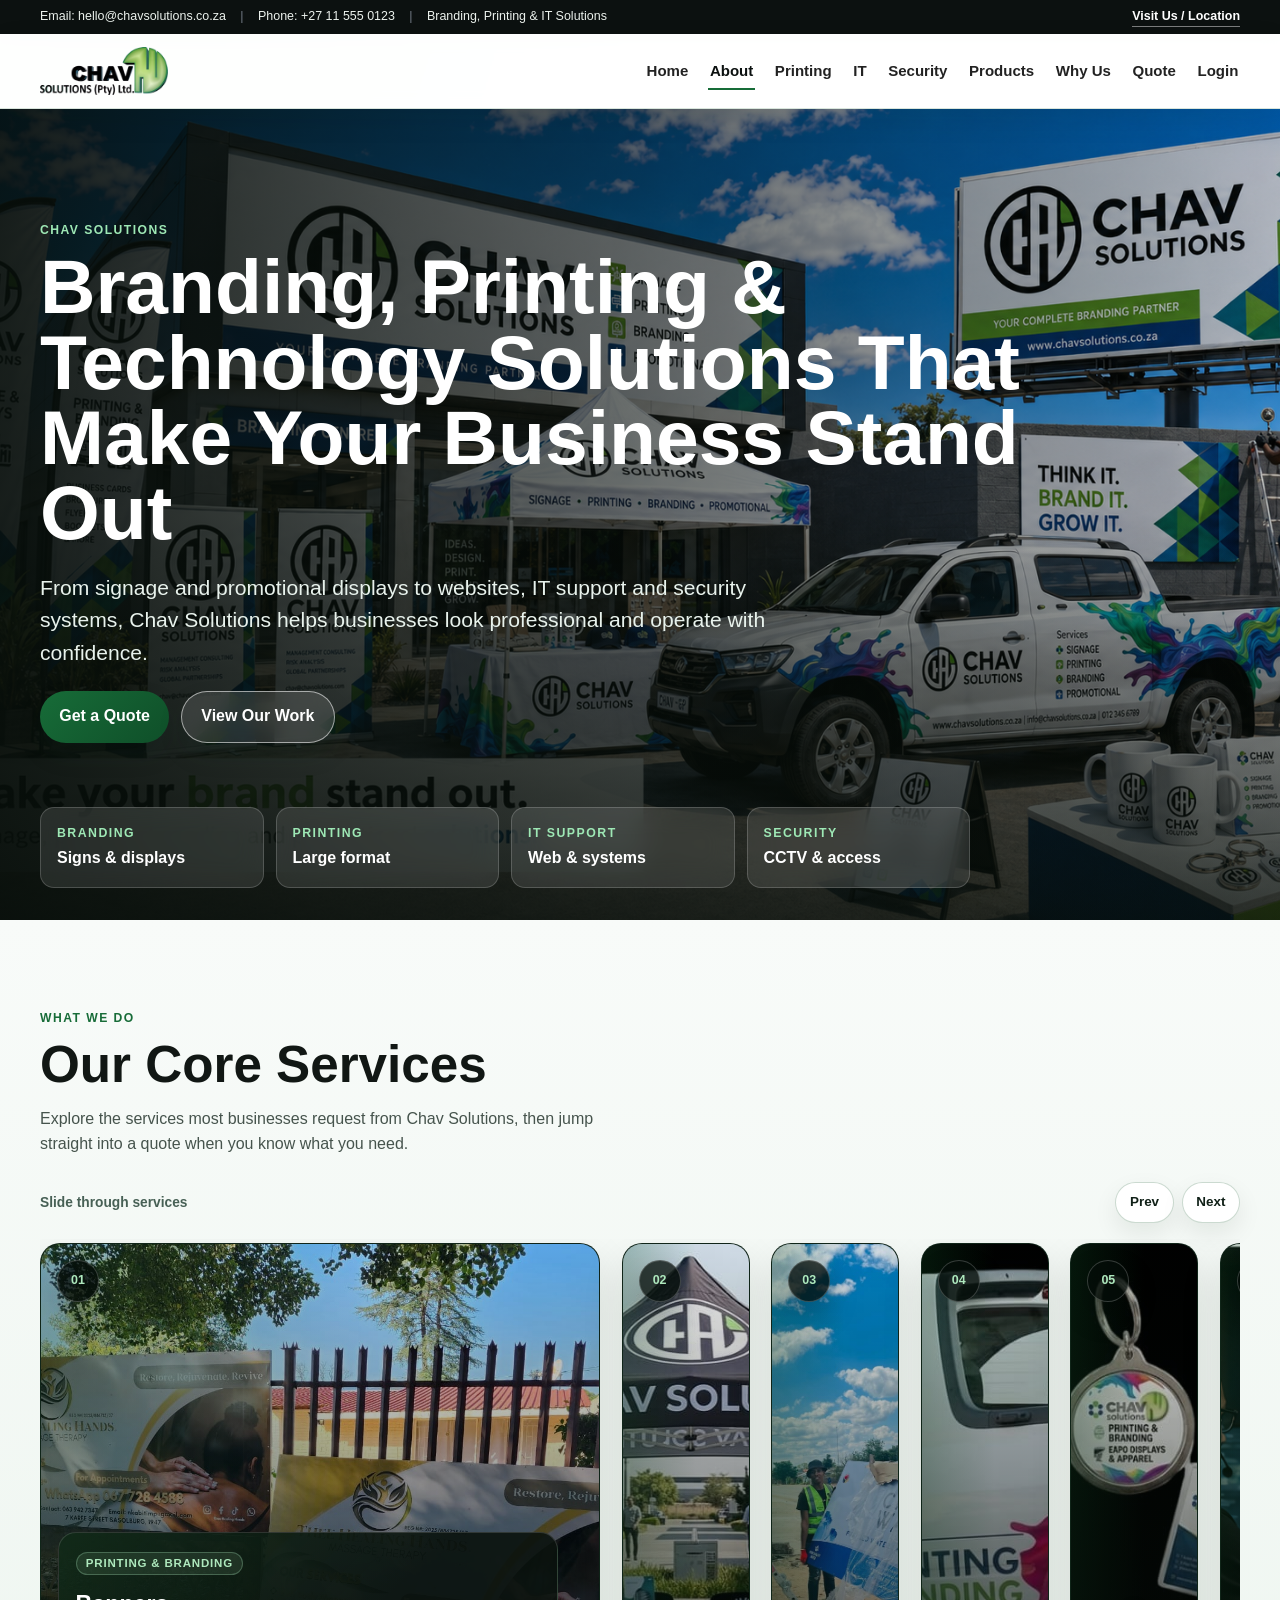
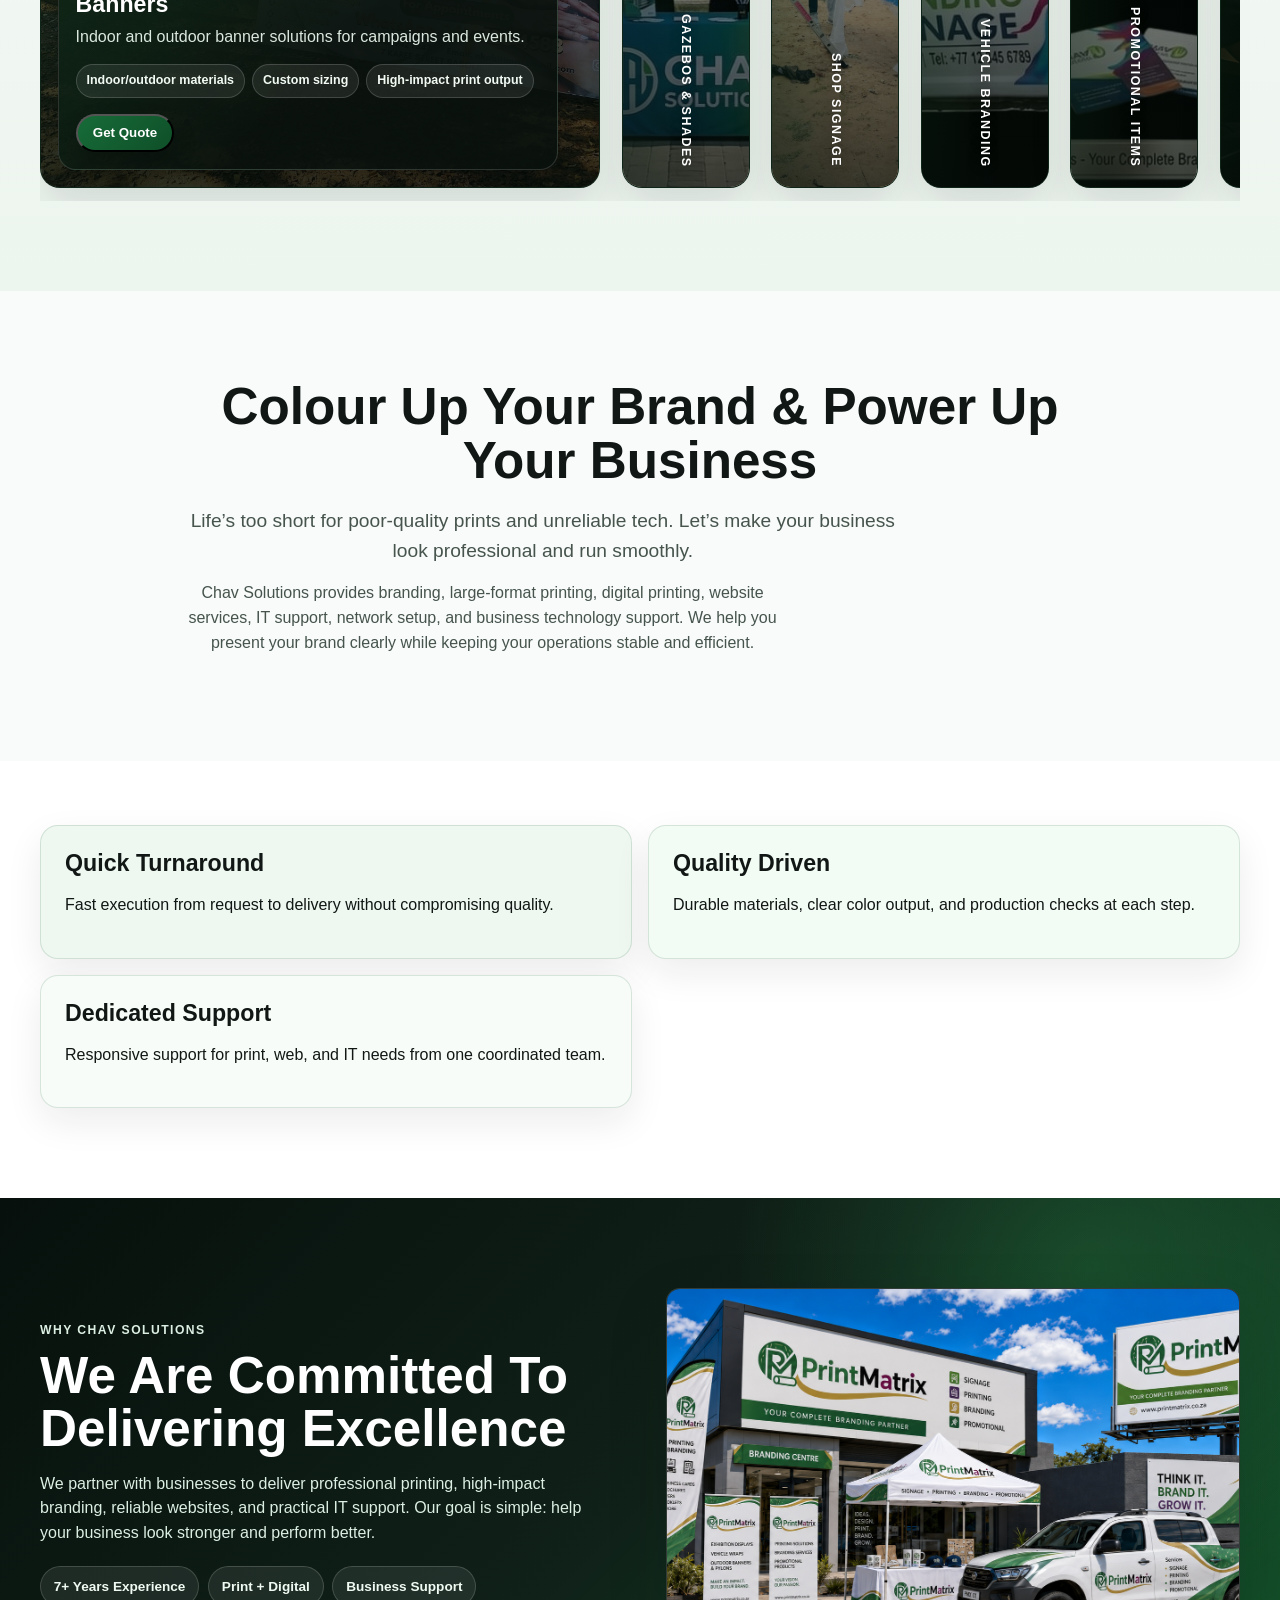
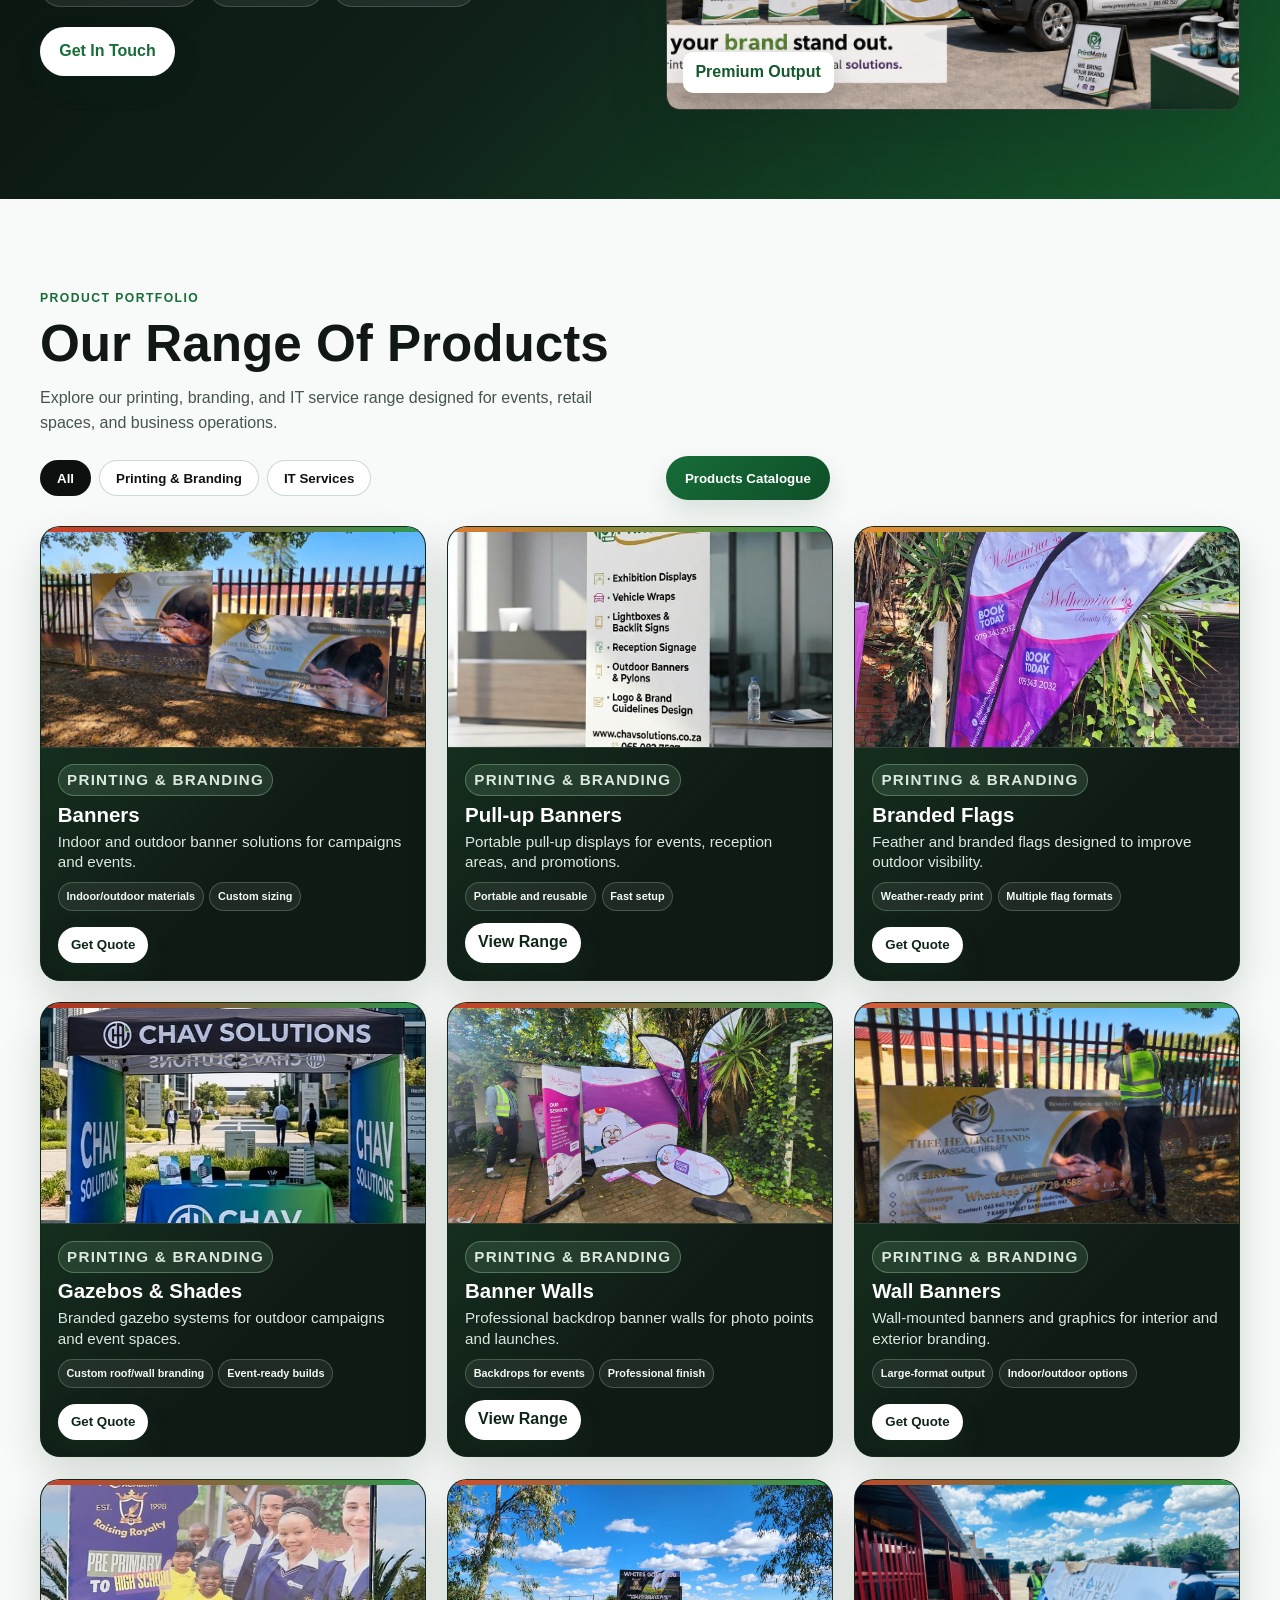
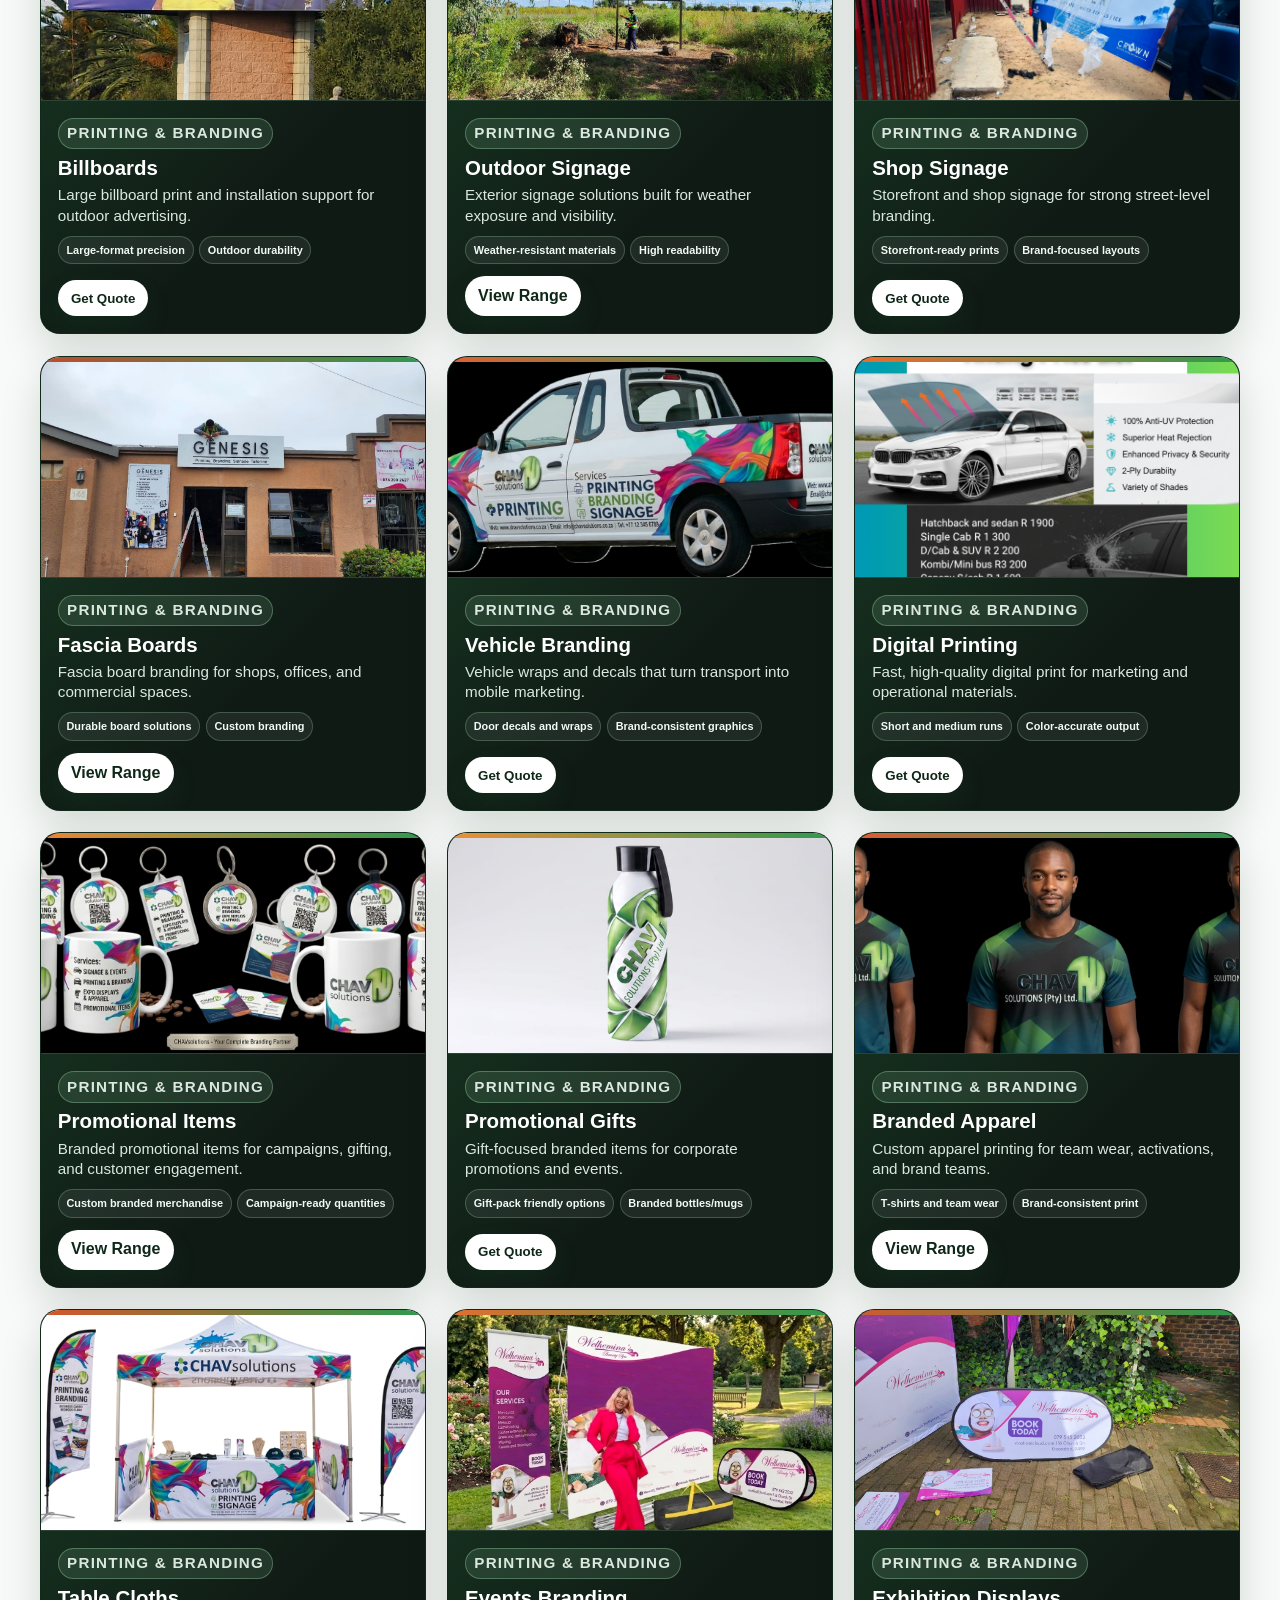
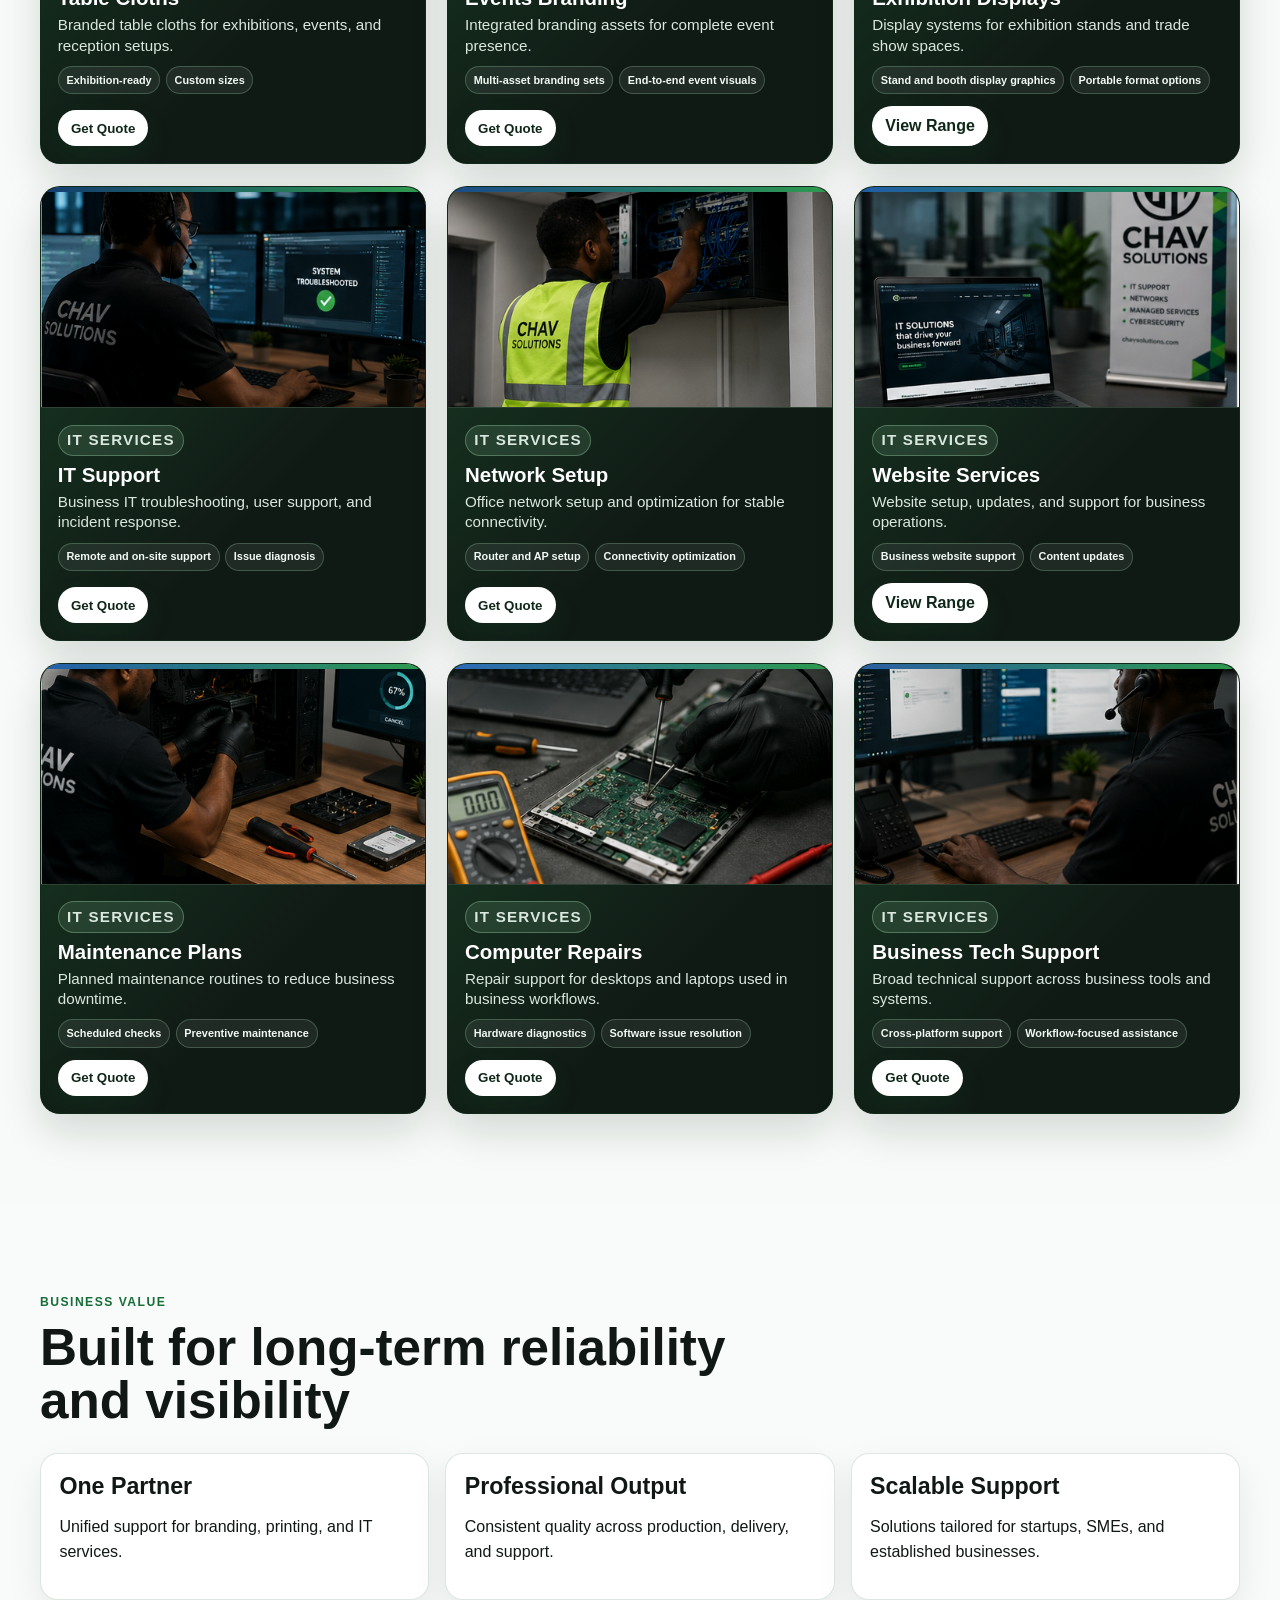
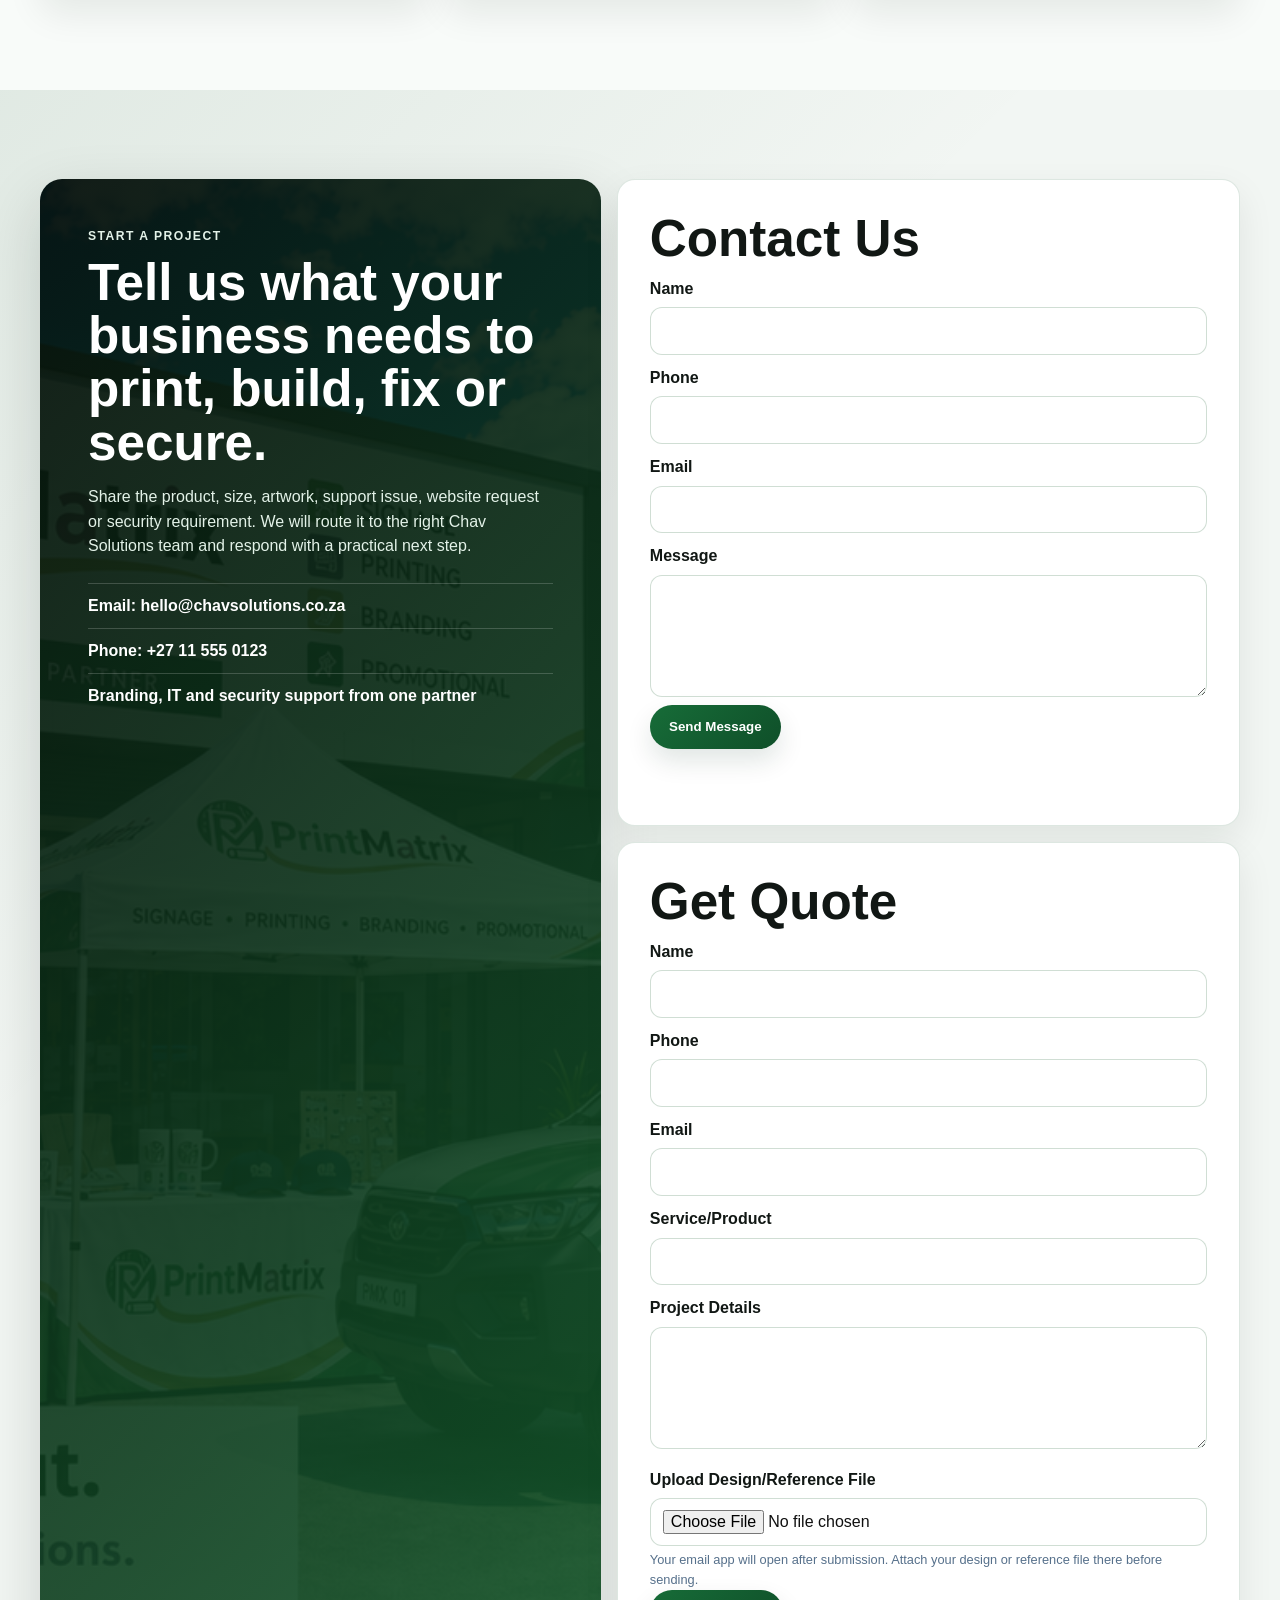
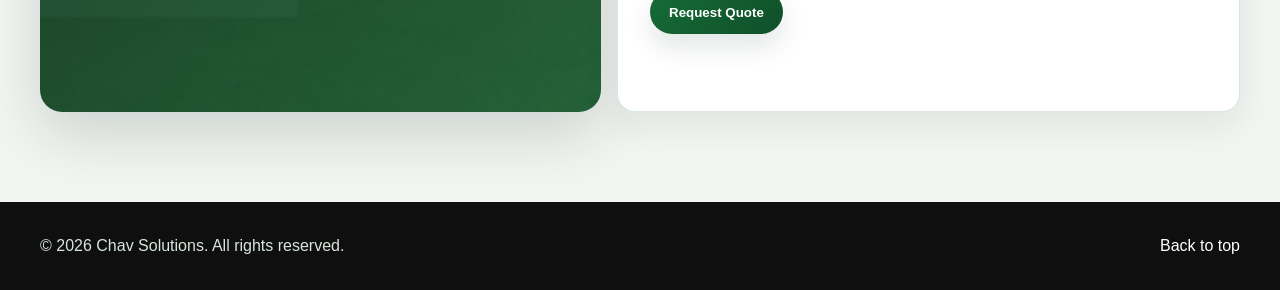
<file: index.html>
﻿<!DOCTYPE html>
<html lang="en">
<head>
  <meta charset="UTF-8" />
  <meta name="viewport" content="width=device-width, initial-scale=1.0" />
  <meta name="description" content="Chav Solutions offers branding, printing, website services, and IT support for growing businesses." />
  <title>Chav Solutions | Branding, Printing & IT Solutions</title>
  <link rel="stylesheet" href="assets/css/style.css" />
</head>
<body>
  <div class="top-strip">
    <div class="container top-strip-wrap">
      <div class="top-strip-left">
        <span>Email: hello@chavsolutions.co.za</span>
        <span>Phone: +27 11 555 0123</span>
        <span>Branding, Printing & IT Solutions</span>
      </div>
      <a href="#quote" class="top-visit">Visit Us / Location</a>
    </div>
  </div>

  <header class="site-header" id="home">
    <div class="container nav-wrap">
      <a href="#home" class="brand" aria-label="Chav Solutions home">
        <img src="assets/logo/chav_solution_logo-removebg-preview.png" alt="Chav Solutions logo" class="brand-logo" />
      </a>
      <button id="navToggle" class="nav-toggle" aria-expanded="false" aria-controls="siteNav">Menu</button>
      <nav id="siteNav" class="site-nav" aria-label="Primary navigation"></nav>
    </div>
  </header>

  <main>
    <section class="home-hero">
      <div class="home-hero-bg">
        <img src="assets/branding_center_outdoor_promotional_showcase.png" alt="Chav Solutions branding and promotional showcase" />
      </div>
      <div class="container home-hero-content">
        <p class="eyebrow hero-eyebrow">Chav Solutions</p>
        <h1>Branding, Printing & Technology Solutions That Make Your Business Stand Out</h1>
        <p class="hero-lead">From signage and promotional displays to websites, IT support and security systems, Chav Solutions helps businesses look professional and operate with confidence.</p>
        <div class="hero-actions">
          <a class="btn btn-primary" href="#quote">Get a Quote</a>
          <a class="btn btn-secondary" href="#range">View Our Work</a>
        </div>
        <div class="hero-stats" aria-label="Chav Solutions services">
          <article><span>Branding</span><strong>Signs & displays</strong></article>
          <article><span>Printing</span><strong>Large format</strong></article>
          <article><span>IT Support</span><strong>Web & systems</strong></article>
          <article><span>Security</span><strong>CCTV & access</strong></article>
        </div>
      </div>
    </section>

    <section class="services-hero section" id="products">
      <div class="container wide-container">
        <div class="section-head hero-head">
          <p class="eyebrow">What We Do</p>
          <h2>Our Core Services</h2>
          <p class="lead">Explore the services most businesses request from Chav Solutions, then jump straight into a quote when you know what you need.</p>
        </div>
        <div class="core-slider-bar" aria-label="Core services controls">
          <span>Slide through services</span>
          <div class="core-slider-actions">
            <button type="button" class="core-slider-btn" data-core-prev aria-label="Previous core service">Prev</button>
            <button type="button" class="core-slider-btn" data-core-next aria-label="Next core service">Next</button>
          </div>
        </div>
        <div id="productAccordion" class="product-accordion" aria-label="Core services slider"></div>
      </div>
    </section>

    <section class="about section" id="about">
      <div class="container about-center">
        <h2>Colour Up Your Brand & Power Up Your Business</h2>
        <p class="subhead">Life’s too short for poor-quality prints and unreliable tech. Let’s make your business look professional and run smoothly.</p>
        <p class="lead">Chav Solutions provides branding, large-format printing, digital printing, website services, IT support, network setup, and business technology support. We help you present your brand clearly while keeping your operations stable and efficient.</p>
      </div>
    </section>

    <section class="quality section" id="printing">
      <div class="container">
        <div class="quality-grid">
          <article class="quality-card"><h3>Quick Turnaround</h3><p>Fast execution from request to delivery without compromising quality.</p></article>
          <article class="quality-card"><h3>Quality Driven</h3><p>Durable materials, clear color output, and production checks at each step.</p></article>
          <article class="quality-card"><h3>Dedicated Support</h3><p>Responsive support for print, web, and IT needs from one coordinated team.</p></article>
        </div>
      </div>
    </section>

    <section class="excellence section" id="it">
      <div class="container excellence-grid">
        <div class="excellence-copy">
          <p class="eyebrow">Why Chav Solutions</p>
          <h2>We Are Committed To Delivering Excellence</h2>
          <p>We partner with businesses to deliver professional printing, high-impact branding, reliable websites, and practical IT support. Our goal is simple: help your business look stronger and perform better.</p>
          <div class="trust-row">
            <span>7+ Years Experience</span>
            <span>Print + Digital</span>
            <span>Business Support</span>
          </div>
          <a href="#quote" class="btn btn-light">Get In Touch</a>
        </div>
        <div class="excellence-visual" aria-label="Chav Solutions branded display work">
          <img src="assets/modern_print_shop_promotional_setup.png" alt="Modern print shop promotional setup" />
          <span class="experience-badge">Premium Output</span>
        </div>
      </div>
    </section>

    <section class="range section" id="range">
      <div class="container">
        <div class="section-head">
          <p class="eyebrow">Product Portfolio</p>
          <h2>Our Range Of Products</h2>
          <p class="lead">Explore our printing, branding, and IT service range designed for events, retail spaces, and business operations.</p>
          <div class="range-actions">
            <div id="categoryFilters" class="category-filters" aria-label="Filter products"></div>
            <button type="button" class="btn btn-primary" data-catalog-btn>Products Catalogue</button>
          </div>
        </div>
        <div id="productGrid" class="product-grid" aria-label="Products and services grid"></div>
      </div>
    </section>

    <section class="why section" id="why-us">
      <div class="container">
        <div class="section-head">
          <p class="eyebrow">Business Value</p>
          <h2>Built for long-term reliability and visibility</h2>
        </div>
        <div class="why-grid">
          <article class="why-card"><h3>One Partner</h3><p>Unified support for branding, printing, and IT services.</p></article>
          <article class="why-card"><h3>Professional Output</h3><p>Consistent quality across production, delivery, and support.</p></article>
          <article class="why-card"><h3>Scalable Support</h3><p>Solutions tailored for startups, SMEs, and established businesses.</p></article>
        </div>
      </div>
    </section>

    <section class="contact section" id="quote">
      <div class="container contact-shell">
        <div class="contact-copy">
          <p class="eyebrow">Start a Project</p>
          <h2>Tell us what your business needs to print, build, fix or secure.</h2>
          <p>Share the product, size, artwork, support issue, website request or security requirement. We will route it to the right Chav Solutions team and respond with a practical next step.</p>
          <div class="contact-points">
            <span>Email: hello@chavsolutions.co.za</span>
            <span>Phone: +27 11 555 0123</span>
            <span>Branding, IT and security support from one partner</span>
          </div>
        </div>
        <div class="form-card contact-form-card">
          <h2>Contact Us</h2>
          <form id="contactForm" novalidate>
            <label for="contactName">Name</label>
            <input id="contactName" name="name" type="text" required />
            <label for="contactPhone">Phone</label>
            <input id="contactPhone" name="phone" type="tel" required />
            <label for="contactEmail">Email</label>
            <input id="contactEmail" name="email" type="email" required />
            <label for="contactMessage">Message</label>
            <textarea id="contactMessage" name="message" rows="4" required></textarea>
            <button type="submit" class="btn btn-primary">Send Message</button>
            <p id="contactStatus" class="form-status" aria-live="polite"></p>
          </form>
        </div>

        <div class="form-card quote-form-card">
          <h2>Get Quote</h2>
          <form id="quoteForm" novalidate>
            <label for="quoteName">Name</label>
            <input id="quoteName" name="name" type="text" required />
            <label for="quotePhone">Phone</label>
            <input id="quotePhone" name="phone" type="tel" required />
            <label for="quoteEmail">Email</label>
            <input id="quoteEmail" name="email" type="email" required />
            <label for="quoteProduct">Service/Product</label>
            <input id="quoteProduct" name="product" type="text" />
            <label for="quoteMessage">Project Details</label>
            <textarea id="quoteMessage" name="message" rows="4" required></textarea>
            <label for="quoteDesignFile">Upload Design/Reference File</label>
            <input id="quoteDesignFile" name="design_file" type="file" accept=".pdf,.ai,.psd,.png,.jpg,.jpeg,.svg,.zip,.doc,.docx" />
            <small class="field-help">Your email app will open after submission. Attach your design or reference file there before sending.</small>
            <button type="submit" class="btn btn-primary">Request Quote</button>
            <p id="quoteStatus" class="form-status" aria-live="polite"></p>
          </form>
        </div>
      </div>
    </section>
  </main>

  <footer class="site-footer">
    <div class="container footer-wrap">
      <p>&copy; <span id="year"></span> Chav Solutions. All rights reserved.</p>
      <a href="#home">Back to top</a>
    </div>
  </footer>

  <div class="fab-group" aria-label="Quick actions">
    <button type="button" class="fab" data-fab-top>Top</button>
    <button type="button" class="fab" data-fab-quote>Get Quote</button>
    <a class="fab fab-link" data-fab-contact href="https://wa.me/27000000000" target="_blank" rel="noopener noreferrer">WhatsApp</a>
  </div>

  <script src="assets/js/products.js"></script>
  <script src="assets/js/main.js"></script>
</body>
</html>
</file>
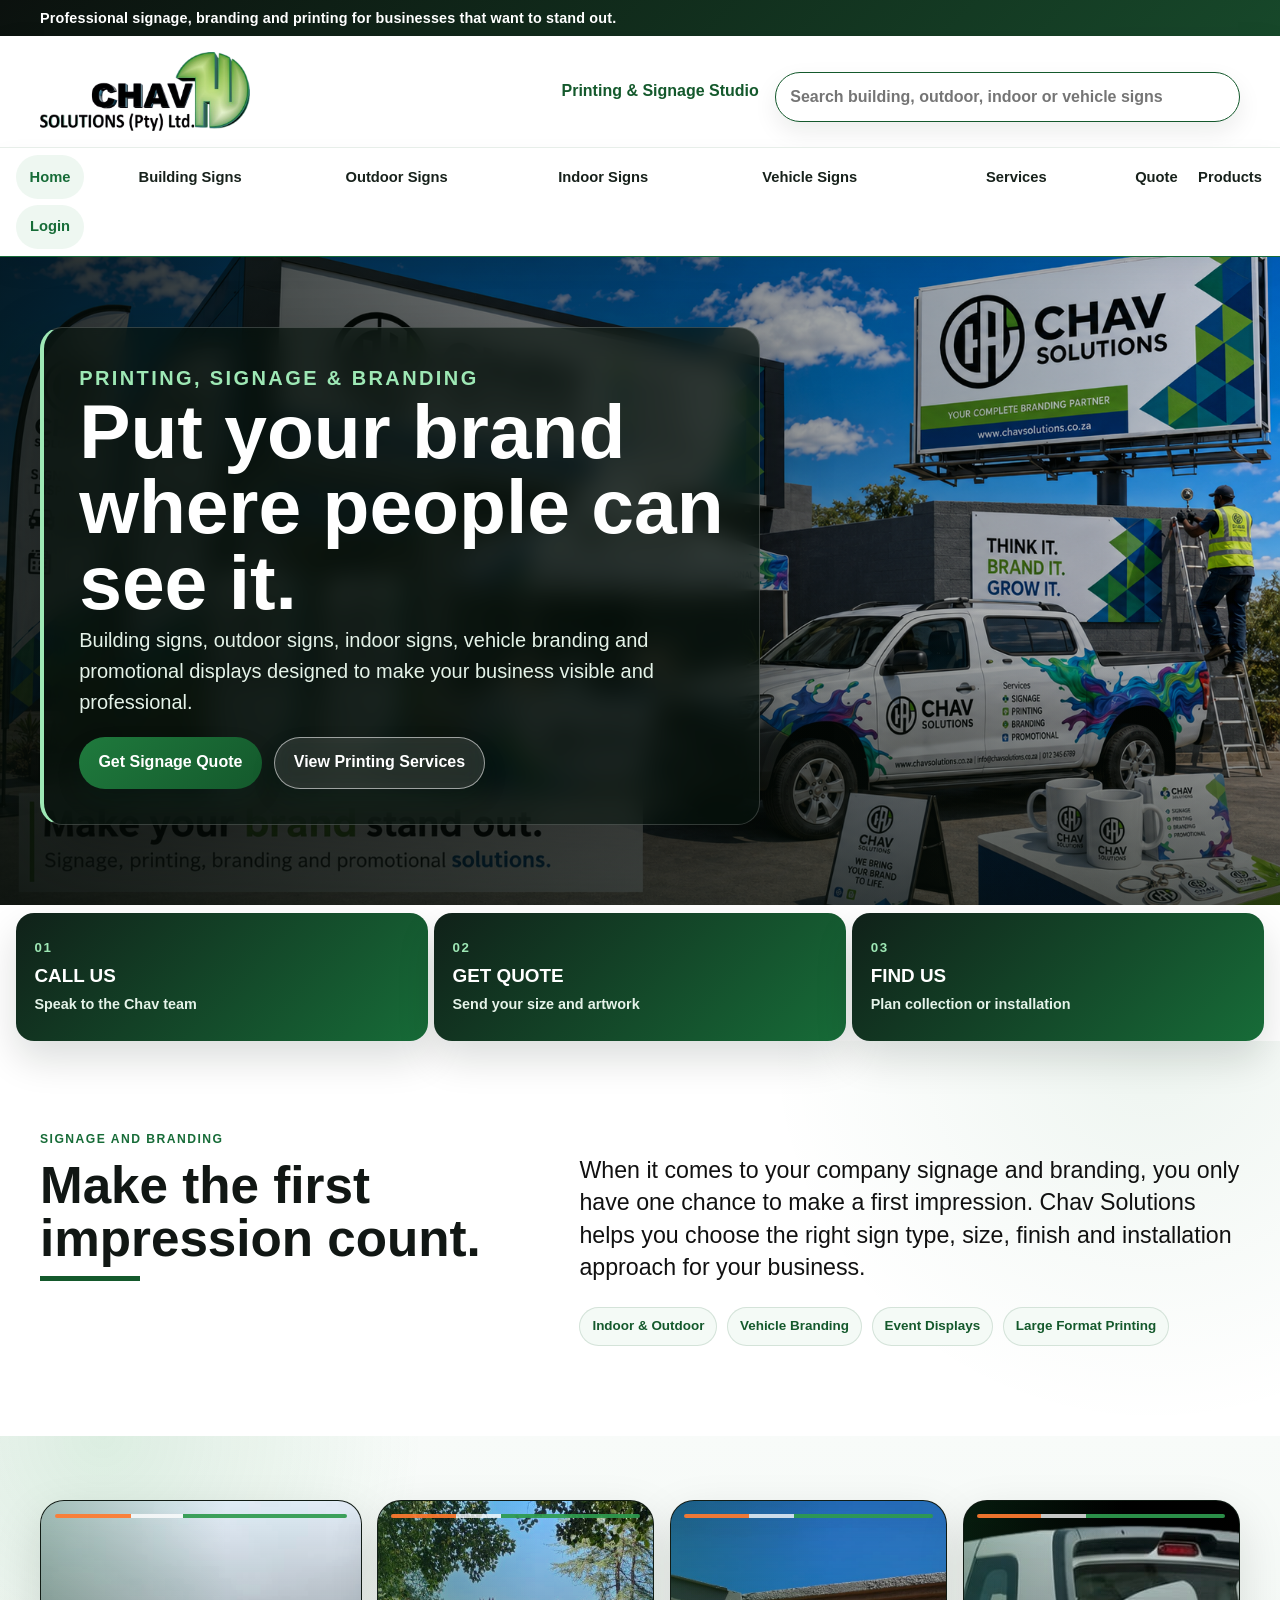
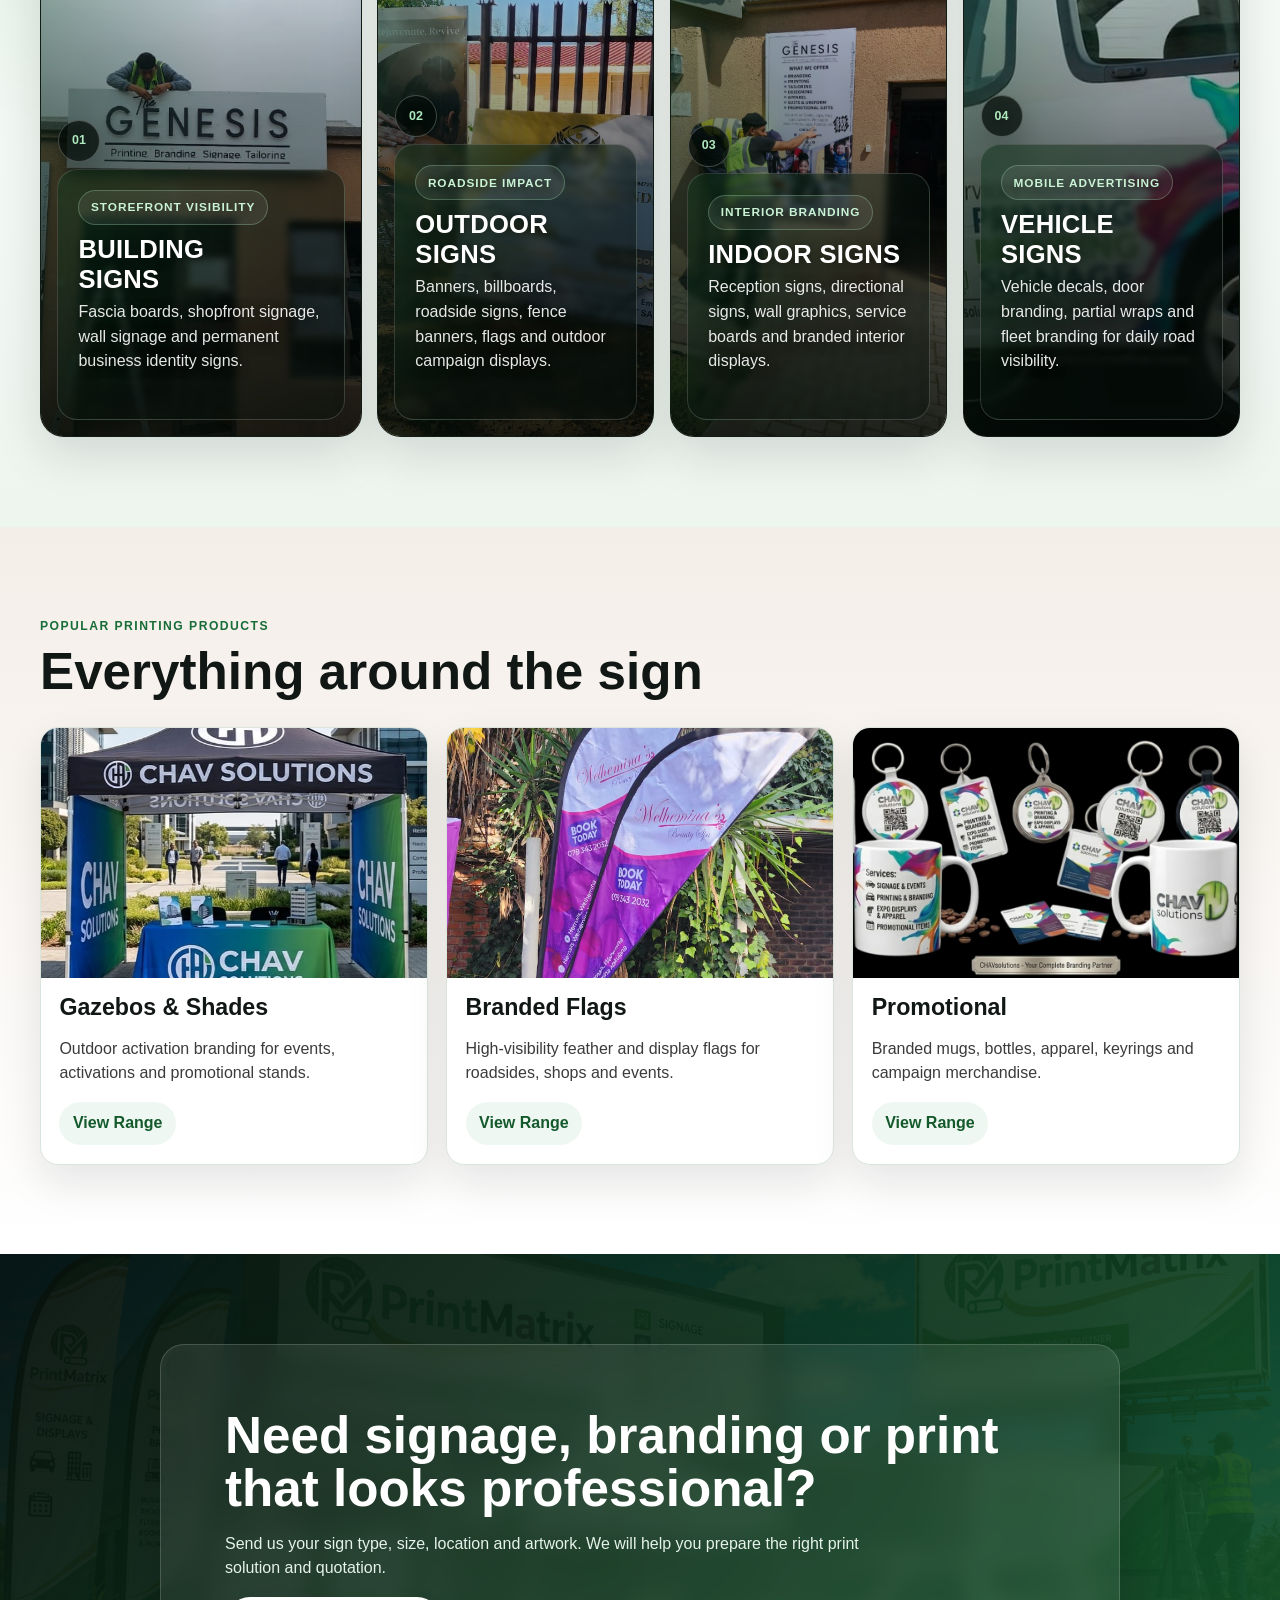
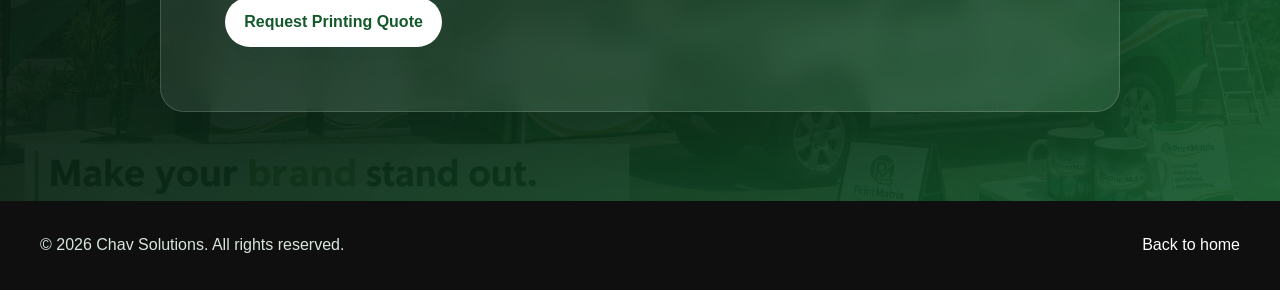
<file: branding.html>
<!DOCTYPE html>
<html lang="en">
<head>
  <meta charset="UTF-8" />
  <meta name="viewport" content="width=device-width, initial-scale=1.0" />
  <meta name="description" content="Chav Solutions printing and signage services for building signs, outdoor signs, indoor signs, and vehicle signs." />
  <title>Chav Solutions Printing | Building, Outdoor, Indoor & Vehicle Signs</title>
  <link rel="stylesheet" href="assets/css/style.css" />
</head>
<body class="printing-site signage-page">
  <div class="print-alert">
    <div class="container">Professional signage, branding and printing for businesses that want to stand out.</div>
  </div>

  <header class="print-site-head" id="home">
    <div class="container print-head-grid">
      <a href="index.html#home" class="print-logo-link" aria-label="Chav Solutions home">
        <img src="assets/logo/chav_solution_logo-removebg-preview.png" alt="Chav Solutions logo" class="print-logo" />
      </a>
      <div class="print-store-search">
        <span>Printing & Signage Studio</span>
        <label>
          <span class="sr-only">Search signage products</span>
          <input type="search" placeholder="Search building, outdoor, indoor or vehicle signs" />
        </label>
      </div>
    </div>
  </header>

  <nav class="signage-nav" aria-label="Printing categories">
    <a href="index.html#home" aria-label="Home">Home</a>
    <a href="#building-signs">Building Signs</a>
    <a href="#outdoor-signs">Outdoor Signs</a>
    <a href="#indoor-signs">Indoor Signs</a>
    <a href="#vehicle-signs">Vehicle Signs</a>
    <a href="#quote-actions">Services</a>
    <a href="index.html#quote" aria-label="Search">Quote</a>
    <a href="products.html">Products</a>
    <a href="login.html">Login</a>
  </nav>

  <main>
    <section class="signage-hero">
      <img src="assets/branding_center_outdoor_promotional_showcase.png" alt="Chav Solutions outdoor promotional branding showcase" />
      <div class="signage-hero-card">
        <p class="eyebrow">Printing, Signage & Branding</p>
        <h1>Put your brand where people can see it.</h1>
        <p>Building signs, outdoor signs, indoor signs, vehicle branding and promotional displays designed to make your business visible and professional.</p>
        <div class="hero-actions">
          <a class="btn btn-primary" href="index.html#quote">Get Signage Quote</a>
          <a class="btn btn-secondary" href="#printing-services">View Printing Services</a>
        </div>
      </div>
    </section>

    <section class="quote-actions" id="quote-actions" aria-label="Quick quote actions">
      <a href="tel:+27115550123">
        <small>01</small>
        <strong>Call Us</strong>
        <span>Speak to the Chav team</span>
      </a>
      <a href="index.html#quote">
        <small>02</small>
        <strong>Get Quote</strong>
        <span>Send your size and artwork</span>
      </a>
      <a href="index.html#quote">
        <small>03</small>
        <strong>Find Us</strong>
        <span>Plan collection or installation</span>
      </a>
    </section>

    <section class="section signage-intro">
      <div class="container signage-intro-grid">
        <div>
          <p class="eyebrow">Signage And Branding</p>
          <h2>Make the first impression count.</h2>
        </div>
        <div>
          <p class="lead">When it comes to your company signage and branding, you only have one chance to make a first impression. Chav Solutions helps you choose the right sign type, size, finish and installation approach for your business.</p>
          <div class="print-stat-row">
            <span>Indoor & Outdoor</span>
            <span>Vehicle Branding</span>
            <span>Event Displays</span>
            <span>Large Format Printing</span>
          </div>
        </div>
      </div>
    </section>

    <section class="section signage-categories" id="printing-services">
      <div class="container signage-tile-grid">
        <article id="building-signs" class="signage-tile">
          <img src="assets/images/chav-products/storefront-signage-genesis-wide-installation.jpg" alt="Building sign on storefront" />
          <div>
            <span class="tile-number">01</span>
            <span class="tile-kicker">Storefront Visibility</span>
            <h3>Building Signs</h3>
            <p>Fascia boards, shopfront signage, wall signage and permanent business identity signs.</p>
            <a class="tile-link" href="index.html#quote">Get signage quote</a>
          </div>
        </article>
        <article id="outdoor-signs" class="signage-tile">
          <img src="assets/images/chav-products/outdoor-banners-thee-healing-hands-fence-display.jpg" alt="Outdoor banner signage" />
          <div>
            <span class="tile-number">02</span>
            <span class="tile-kicker">Roadside Impact</span>
            <h3>Outdoor Signs</h3>
            <p>Banners, billboards, roadside signs, fence banners, flags and outdoor campaign displays.</p>
            <a class="tile-link" href="index.html#quote">Get outdoor quote</a>
          </div>
        </article>
        <article id="indoor-signs" class="signage-tile">
          <img src="assets/images/chav-products/wall-signage-genesis-service-board-installation.jpg" alt="Indoor wall signage" />
          <div>
            <span class="tile-number">03</span>
            <span class="tile-kicker">Interior Branding</span>
            <h3>Indoor Signs</h3>
            <p>Reception signs, directional signs, wall graphics, service boards and branded interior displays.</p>
            <a class="tile-link" href="index.html#quote">Get indoor quote</a>
          </div>
        </article>
        <article id="vehicle-signs" class="signage-tile">
          <img src="assets/images/chav-products/vehicle-branding-chav-pickup-wrap.jpg" alt="Vehicle branding sign" />
          <div>
            <span class="tile-number">04</span>
            <span class="tile-kicker">Mobile Advertising</span>
            <h3>Vehicle Signs</h3>
            <p>Vehicle decals, door branding, partial wraps and fleet branding for daily road visibility.</p>
            <a class="tile-link" href="index.html#quote">Get vehicle quote</a>
          </div>
        </article>
      </div>
    </section>

    <section class="section signage-products">
      <div class="container">
        <div class="section-head">
          <p class="eyebrow">Popular Printing Products</p>
          <h2>Everything around the sign</h2>
        </div>
        <div class="print-product-grid">
          <article><img src="assets/images/chav-products/gazebo-branding-chav-solutions-outdoor-stand.jpg" alt="Gazebo branding" /><h3>Gazebos & Shades</h3><p>Outdoor activation branding for events, activations and promotional stands.</p><a href="products.html#gazebos-shades">View Range</a></article>
          <article><img src="assets/images/chav-products/branded-flags-beauty-spa-outdoor.jpg" alt="Branded flags" /><h3>Branded Flags</h3><p>High-visibility feather and display flags for roadsides, shops and events.</p><a href="products.html#branded-flags">View Range</a></article>
          <article><img src="assets/images/chav-products/promotional-items-mugs-keyrings.jpg" alt="Promotional branded products" /><h3>Promotional</h3><p>Branded mugs, bottles, apparel, keyrings and campaign merchandise.</p><a href="products.html#promotional-items">View Range</a></article>
        </div>
      </div>
    </section>

    <section class="section print-cta">
      <div class="container">
        <h2>Need signage, branding or print that looks professional?</h2>
        <p>Send us your sign type, size, location and artwork. We will help you prepare the right print solution and quotation.</p>
        <a class="btn btn-primary" href="index.html#quote">Request Printing Quote</a>
      </div>
    </section>
  </main>

  <footer class="site-footer">
    <div class="container footer-wrap">
      <p>&copy; <span id="year"></span> Chav Solutions. All rights reserved.</p>
      <a href="index.html#home">Back to home</a>
    </div>
  </footer>

  <script src="assets/js/products.js"></script>
  <script src="assets/js/main.js"></script>
</body>
</html>
</file>
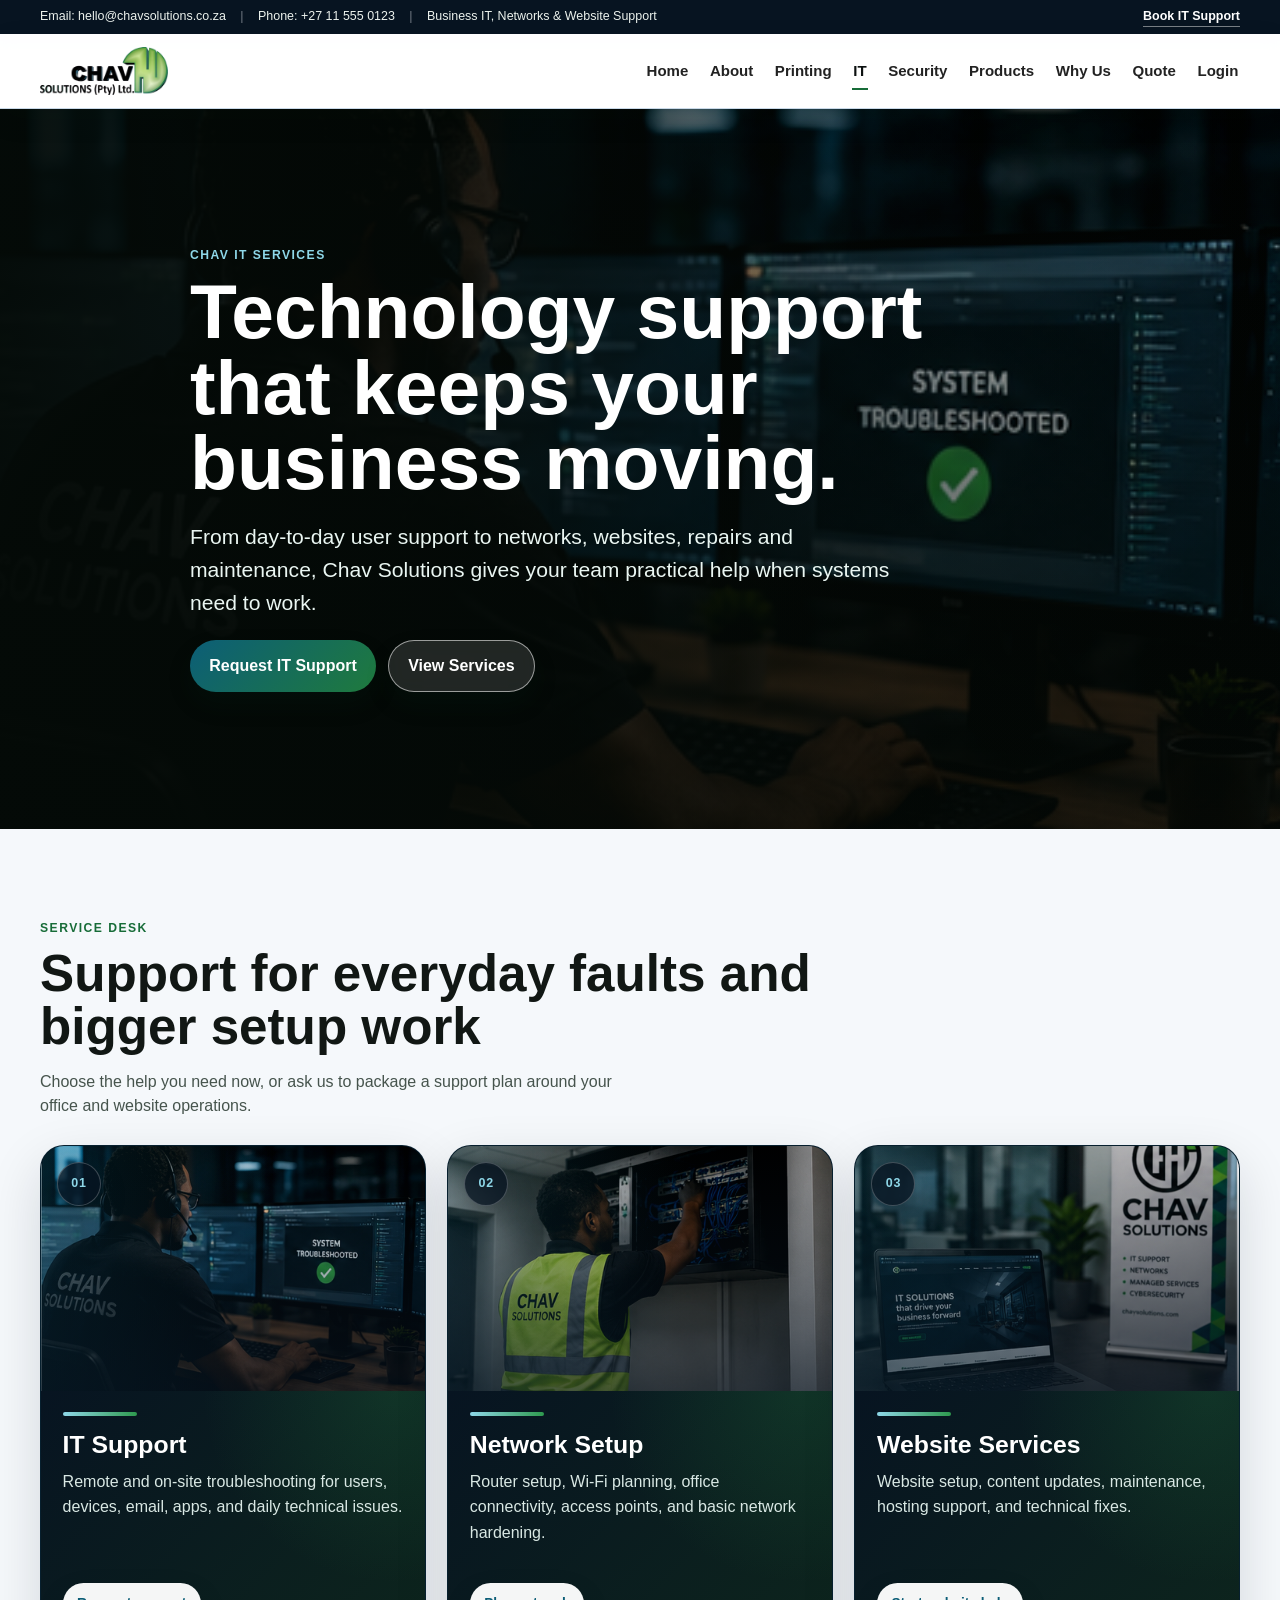
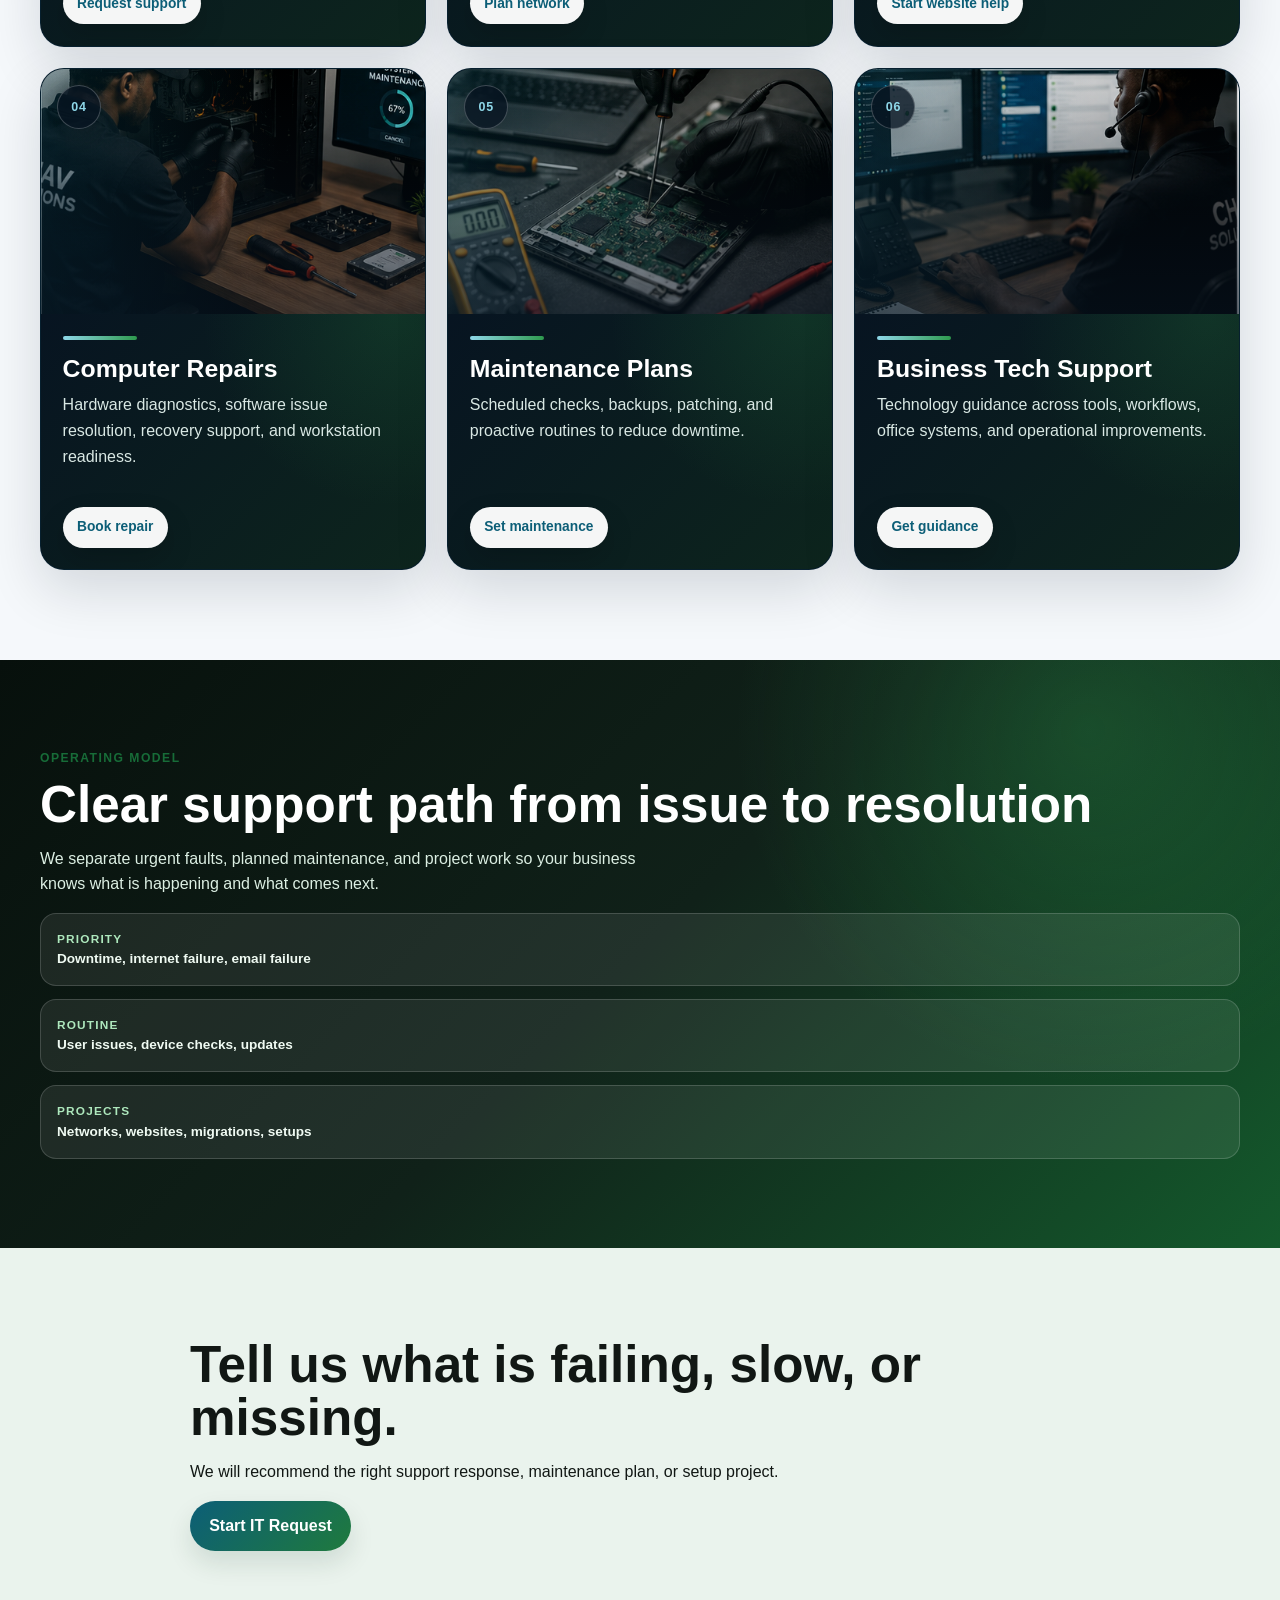
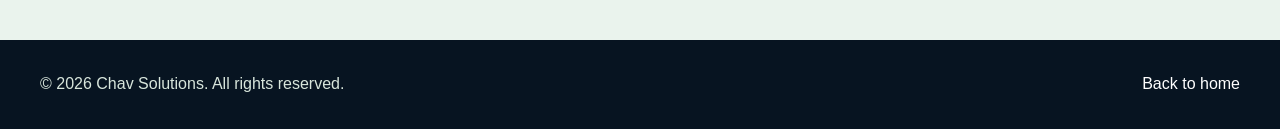
<file: it.html>
<!DOCTYPE html>
<html lang="en">
<head>
  <meta charset="UTF-8" />
  <meta name="viewport" content="width=device-width, initial-scale=1.0" />
  <meta name="description" content="Chav Solutions IT services including support, networking, website services, maintenance plans, and business technology support." />
  <title>Chav Solutions IT | Support, Networks & Website Services</title>
  <link rel="stylesheet" href="assets/css/style.css" />
</head>
<body class="it-site">
  <div class="top-strip">
    <div class="container top-strip-wrap">
      <div class="top-strip-left">
        <span>Email: hello@chavsolutions.co.za</span>
        <span>Phone: +27 11 555 0123</span>
        <span>Business IT, Networks & Website Support</span>
      </div>
      <a href="index.html#quote" class="top-visit">Book IT Support</a>
    </div>
  </div>

  <header class="site-header" id="home">
    <div class="container nav-wrap">
      <a href="index.html#home" class="brand" aria-label="Chav Solutions home">
        <img src="assets/logo/chav_solution_logo-removebg-preview.png" alt="Chav Solutions logo" class="brand-logo" />
      </a>
      <button id="navToggle" class="nav-toggle" aria-expanded="false" aria-controls="siteNav">Menu</button>
      <nav id="siteNav" class="site-nav" aria-label="Primary navigation"></nav>
    </div>
  </header>

  <main>
    <section class="page-hero it-premium-hero">
      <div class="page-hero-bg">
        <img src="assets/images/it_services_separated/01-it-support-troubleshooting.png" alt="Chav Solutions technician troubleshooting business IT systems" />
      </div>
      <div class="container page-hero-content">
        <p class="eyebrow">Chav IT Services</p>
        <h1>Technology support that keeps your business moving.</h1>
        <p class="hero-lead">From day-to-day user support to networks, websites, repairs and maintenance, Chav Solutions gives your team practical help when systems need to work.</p>
        <div class="hero-actions">
          <a class="btn btn-primary" href="index.html#quote">Request IT Support</a>
          <a class="btn btn-secondary" href="#it-services">View Services</a>
        </div>
      </div>
    </section>

    <section class="section it-services" id="it-services">
      <div class="container">
        <div class="section-head">
          <p class="eyebrow">Service Desk</p>
          <h2>Support for everyday faults and bigger setup work</h2>
          <p class="lead">Choose the help you need now, or ask us to package a support plan around your office and website operations.</p>
        </div>
        <div class="premium-card-grid it-service-card-grid">
          <article class="it-service-card">
            <div class="it-card-media">
              <img src="assets/images/it_services_separated/01-it-support-troubleshooting.png" alt="IT support technician troubleshooting business systems" />
              <span>01</span>
            </div>
            <div class="it-card-body">
              <h3>IT Support</h3>
              <p>Remote and on-site troubleshooting for users, devices, email, apps, and daily technical issues.</p>
              <a href="index.html#quote">Request support</a>
            </div>
          </article>
          <article class="it-service-card">
            <div class="it-card-media">
              <img src="assets/images/it_services_separated/02-network-setup-cabling.png" alt="Network setup and structured cabling work" />
              <span>02</span>
            </div>
            <div class="it-card-body">
              <h3>Network Setup</h3>
              <p>Router setup, Wi-Fi planning, office connectivity, access points, and basic network hardening.</p>
              <a href="index.html#quote">Plan network</a>
            </div>
          </article>
          <article class="it-service-card">
            <div class="it-card-media">
              <img src="assets/images/it_services_separated/03-website-services-laptop.png" alt="Website services shown on a laptop workspace" />
              <span>03</span>
            </div>
            <div class="it-card-body">
              <h3>Website Services</h3>
              <p>Website setup, content updates, maintenance, hosting support, and technical fixes.</p>
              <a href="index.html#quote">Start website help</a>
            </div>
          </article>
          <article class="it-service-card">
            <div class="it-card-media">
              <img src="assets/images/it_services_separated/04-computer-repairs-maintenance.png" alt="Computer repair and maintenance diagnostics" />
              <span>04</span>
            </div>
            <div class="it-card-body">
              <h3>Computer Repairs</h3>
              <p>Hardware diagnostics, software issue resolution, recovery support, and workstation readiness.</p>
              <a href="index.html#quote">Book repair</a>
            </div>
          </article>
          <article class="it-service-card">
            <div class="it-card-media">
              <img src="assets/images/it_services_separated/05-hardware-repair-board.png" alt="Hardware repair board and technical maintenance" />
              <span>05</span>
            </div>
            <div class="it-card-body">
              <h3>Maintenance Plans</h3>
              <p>Scheduled checks, backups, patching, and proactive routines to reduce downtime.</p>
              <a href="index.html#quote">Set maintenance</a>
            </div>
          </article>
          <article class="it-service-card">
            <div class="it-card-media">
              <img src="assets/images/it_services_separated/06-remote-support-helpdesk.png" alt="Remote support helpdesk technician at workstation" />
              <span>06</span>
            </div>
            <div class="it-card-body">
              <h3>Business Tech Support</h3>
              <p>Technology guidance across tools, workflows, office systems, and operational improvements.</p>
              <a href="index.html#quote">Get guidance</a>
            </div>
          </article>
        </div>
      </div>
    </section>

    <section class="section split-proof">
      <div class="container split-proof-grid">
        <div>
          <p class="eyebrow">Operating Model</p>
          <h2>Clear support path from issue to resolution</h2>
          <p class="lead">We separate urgent faults, planned maintenance, and project work so your business knows what is happening and what comes next.</p>
        </div>
        <div class="proof-board">
          <article><span>Priority</span><strong>Downtime, internet failure, email failure</strong></article>
          <article><span>Routine</span><strong>User issues, device checks, updates</strong></article>
          <article><span>Projects</span><strong>Networks, websites, migrations, setups</strong></article>
        </div>
      </div>
    </section>

    <section class="section page-cta">
      <div class="container">
        <h2>Tell us what is failing, slow, or missing.</h2>
        <p>We will recommend the right support response, maintenance plan, or setup project.</p>
        <a class="btn btn-primary" href="index.html#quote">Start IT Request</a>
      </div>
    </section>
  </main>

  <footer class="site-footer">
    <div class="container footer-wrap">
      <p>&copy; <span id="year"></span> Chav Solutions. All rights reserved.</p>
      <a href="index.html#home">Back to home</a>
    </div>
  </footer>

  <script src="assets/js/products.js"></script>
  <script src="assets/js/main.js"></script>
</body>
</html>
</file>
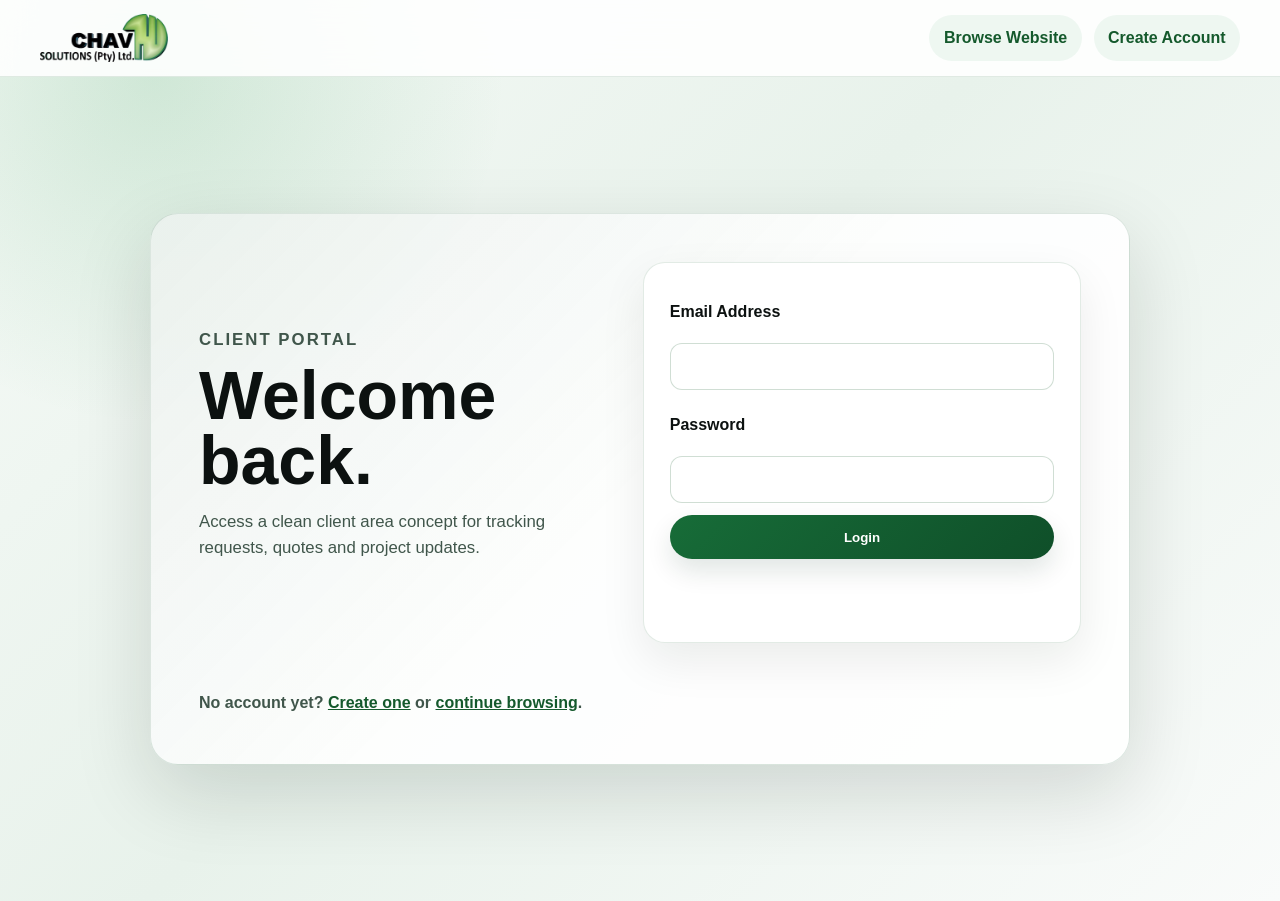
<file: login.html>
<!DOCTYPE html>
<html lang="en">
<head>
  <meta charset="UTF-8" />
  <meta name="viewport" content="width=device-width, initial-scale=1.0" />
  <meta name="description" content="Static Chav Solutions client login concept for presentation." />
  <title>Login | Chav Solutions</title>
  <link rel="stylesheet" href="assets/css/style.css" />
</head>
<body class="auth-page">
  <header class="auth-header">
    <div class="container auth-nav">
      <a href="index.html#home" class="brand" aria-label="Chav Solutions home">
        <img src="assets/logo/chav_solution_logo-removebg-preview.png" alt="Chav Solutions logo" class="brand-logo" />
      </a>
      <nav aria-label="Account navigation">
        <a href="index.html#home">Browse Website</a>
        <a href="register.html">Create Account</a>
      </nav>
    </div>
  </header>

  <main class="auth-shell">
    <section class="auth-card" aria-labelledby="loginTitle">
      <div class="auth-copy">
        <p class="eyebrow">Client Portal</p>
        <h1 id="loginTitle">Welcome back.</h1>
        <p>Access a clean client area concept for tracking requests, quotes and project updates.</p>
      </div>

      <form class="auth-form" id="loginForm" action="#" method="post" novalidate>
        <label for="loginEmail">Email Address</label>
        <input id="loginEmail" name="email" type="email" autocomplete="email" required />

        <label for="loginPassword">Password</label>
        <input id="loginPassword" name="password" type="password" autocomplete="current-password" required />

        <button type="submit" class="btn btn-primary">Login</button>
        <p id="loginStatus" class="form-status" aria-live="polite"></p>
      </form>

      <p class="auth-switch">No account yet? <a href="register.html">Create one</a> or <a href="index.html#home">continue browsing</a>.</p>
    </section>
  </main>

  <script src="assets/js/auth.js"></script>
</body>
</html>
</file>
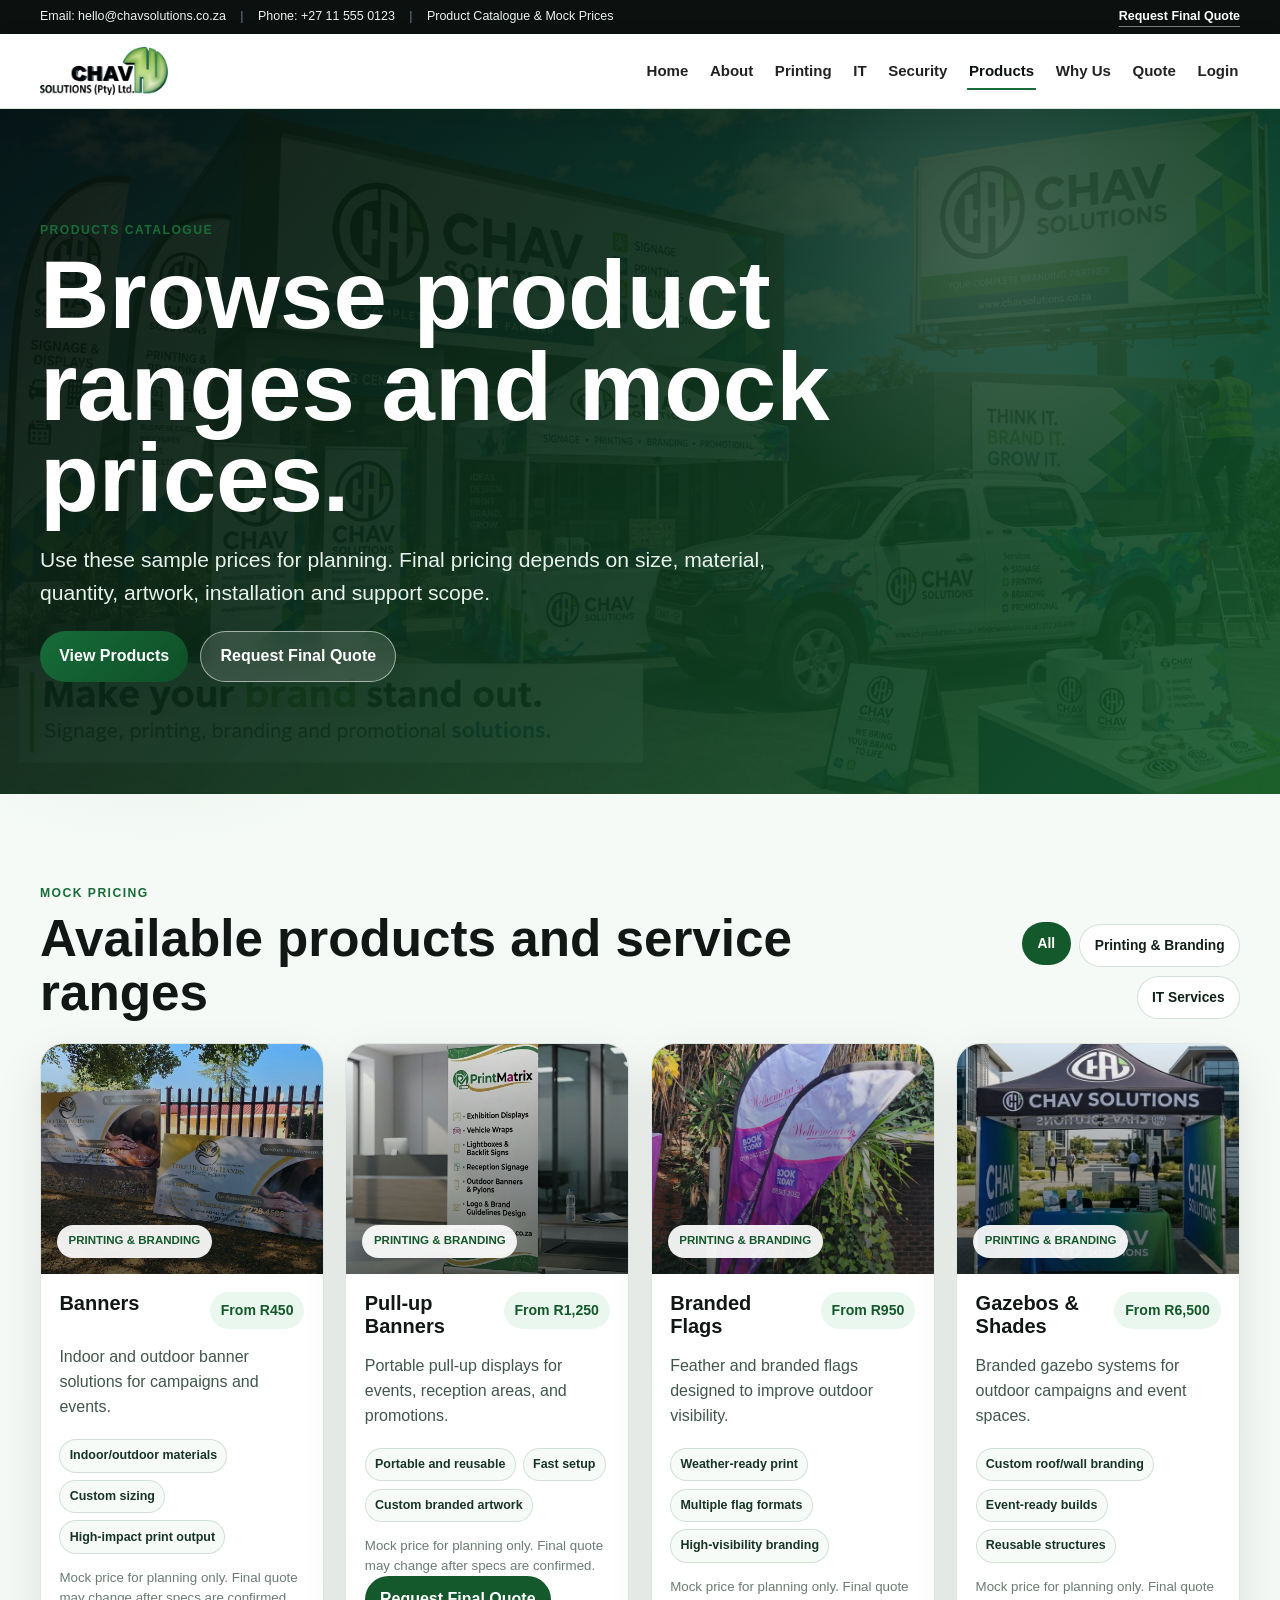
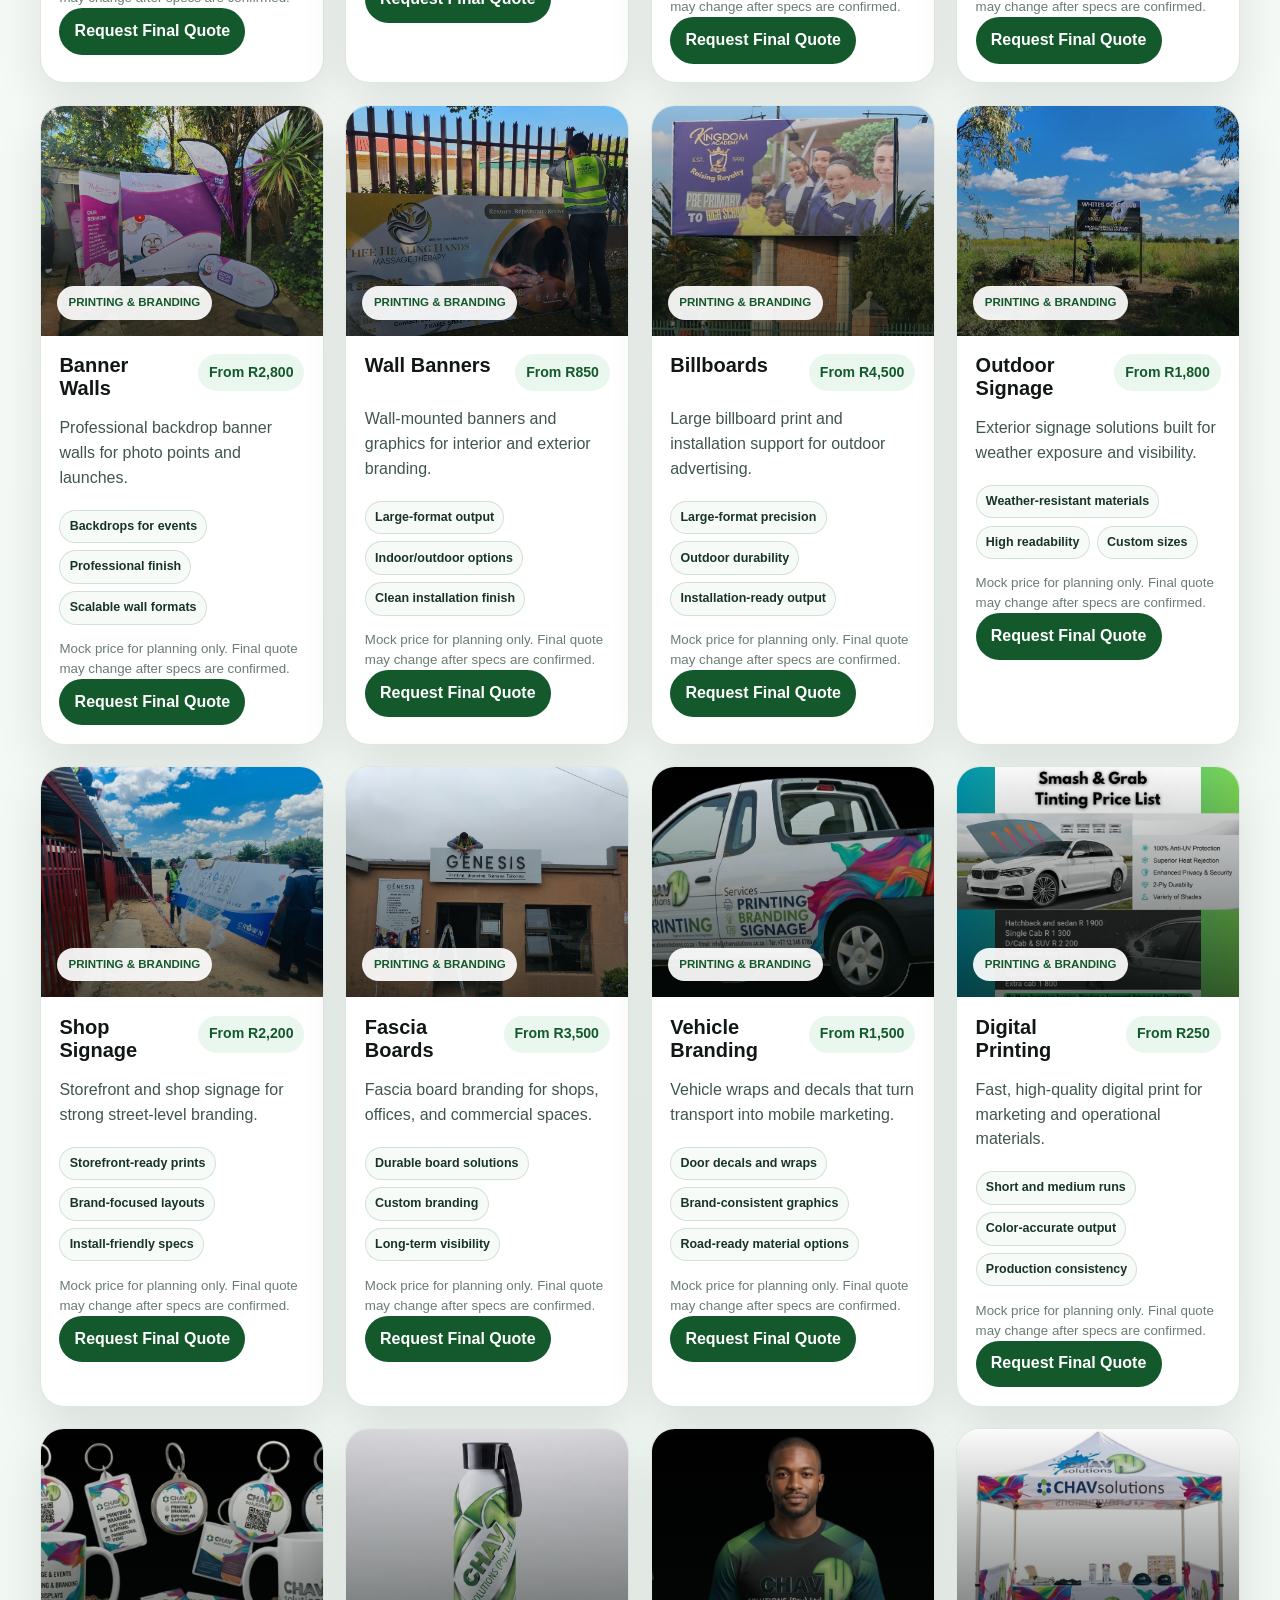
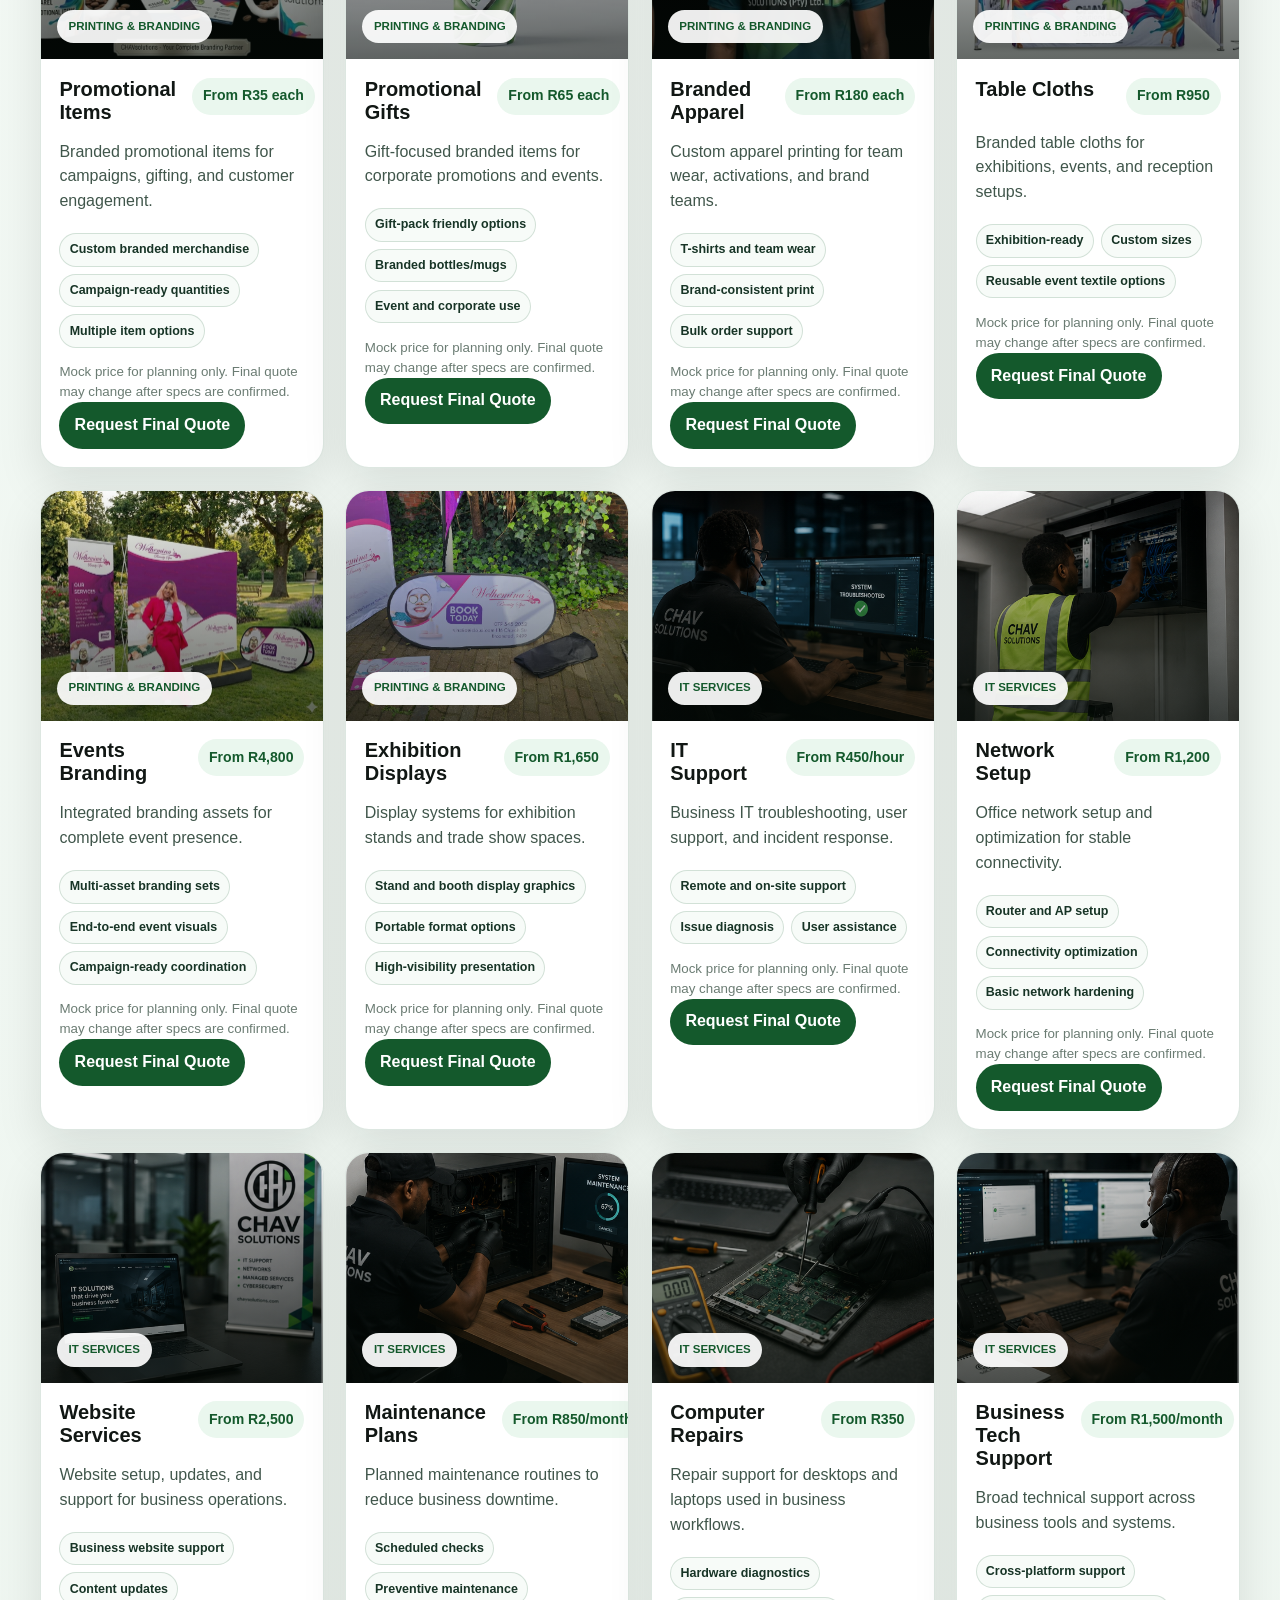
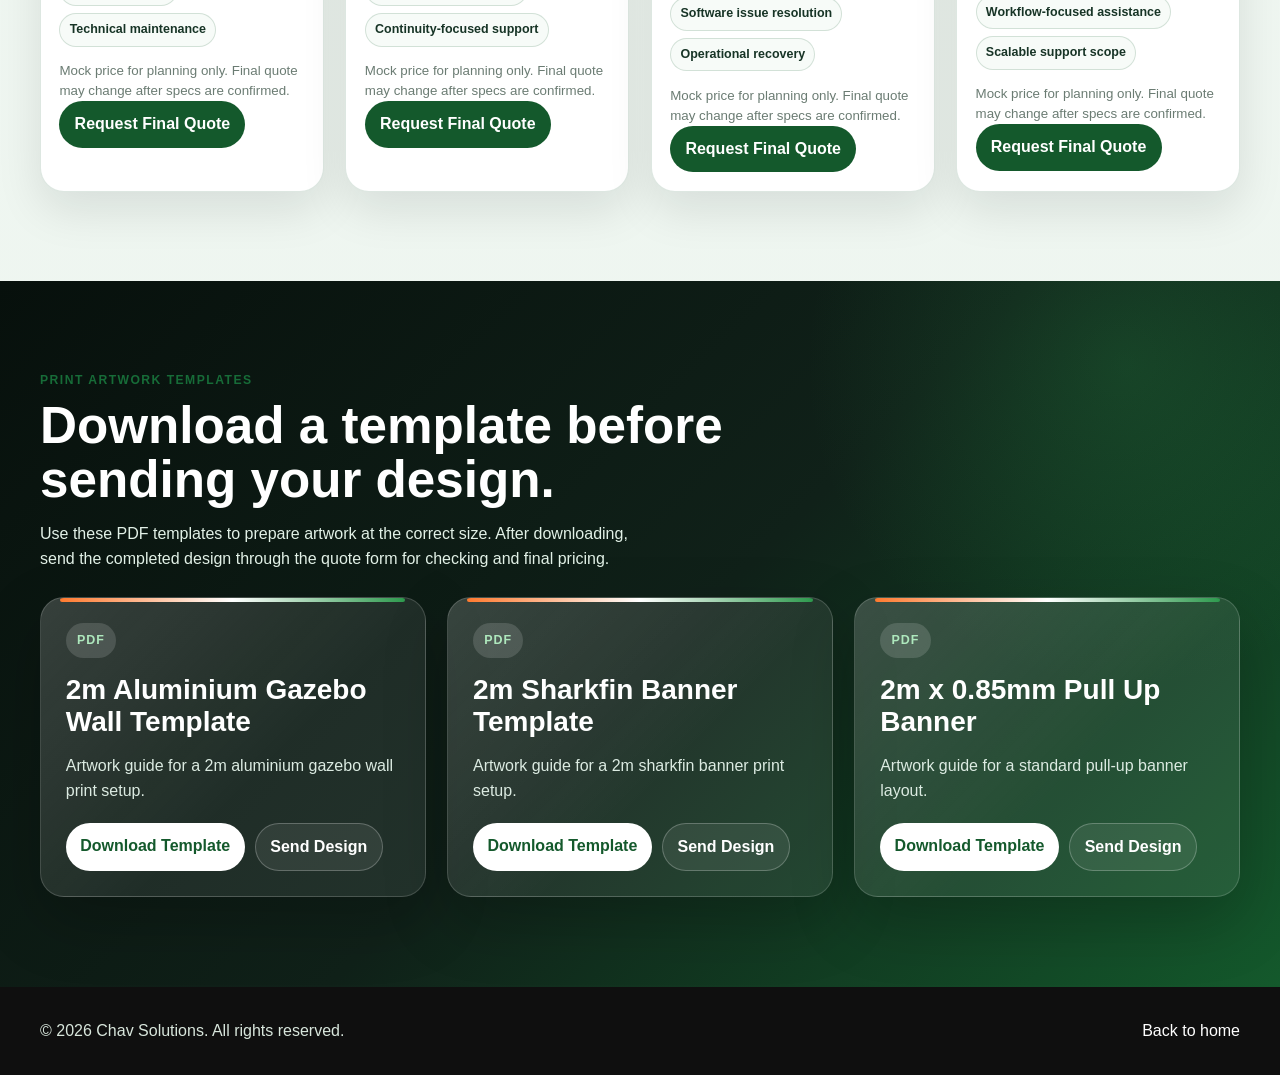
<file: products.html>
<!DOCTYPE html>
<html lang="en">
<head>
  <meta charset="UTF-8" />
  <meta name="viewport" content="width=device-width, initial-scale=1.0" />
  <meta name="description" content="Chav Solutions product catalogue with mocked prices for printing, branding, signage and IT services." />
  <title>Products & Mock Prices | Chav Solutions</title>
  <link rel="stylesheet" href="assets/css/style.css" />
</head>
<body class="catalog-page">
  <div class="top-strip">
    <div class="container top-strip-wrap">
      <div class="top-strip-left">
        <span>Email: hello@chavsolutions.co.za</span>
        <span>Phone: +27 11 555 0123</span>
        <span>Product Catalogue & Mock Prices</span>
      </div>
      <a href="index.html#quote" class="top-visit">Request Final Quote</a>
    </div>
  </div>

  <header class="site-header" id="home">
    <div class="container nav-wrap">
      <a href="index.html#home" class="brand" aria-label="Chav Solutions home">
        <img src="assets/logo/chav_solution_logo-removebg-preview.png" alt="Chav Solutions logo" class="brand-logo" />
      </a>
      <button id="navToggle" class="nav-toggle" aria-expanded="false" aria-controls="siteNav">Menu</button>
      <nav id="siteNav" class="site-nav" aria-label="Primary navigation"></nav>
    </div>
  </header>

  <main>
    <section class="catalog-hero">
      <div class="container">
        <p class="eyebrow">Products Catalogue</p>
        <h1>Browse product ranges and mock prices.</h1>
        <p class="hero-lead">Use these sample prices for planning. Final pricing depends on size, material, quantity, artwork, installation and support scope.</p>
        <div class="hero-actions">
          <a class="btn btn-primary" href="#catalogGrid">View Products</a>
          <a class="btn btn-secondary" href="index.html#quote">Request Final Quote</a>
        </div>
      </div>
    </section>

    <section class="section catalog-section">
      <div class="container">
        <div class="catalog-toolbar">
          <div>
            <p class="eyebrow">Mock Pricing</p>
            <h2>Available products and service ranges</h2>
          </div>
          <div class="catalog-filter-row" aria-label="Catalogue filters">
            <button type="button" class="catalog-filter active" data-catalog-filter="All">All</button>
            <button type="button" class="catalog-filter" data-catalog-filter="Printing & Branding">Printing & Branding</button>
            <button type="button" class="catalog-filter" data-catalog-filter="IT Services">IT Services</button>
          </div>
        </div>
        <div id="catalogGrid" class="catalog-grid" aria-live="polite"></div>
      </div>
    </section>

    <section class="section template-section" id="print-templates">
      <div class="container">
        <div class="section-head">
          <p class="eyebrow">Print Artwork Templates</p>
          <h2>Download a template before sending your design.</h2>
          <p class="lead">Use these PDF templates to prepare artwork at the correct size. After downloading, send the completed design through the quote form for checking and final pricing.</p>
        </div>
        <div class="template-grid">
          <article class="template-card">
            <span>PDF</span>
            <h3>2m Aluminium Gazebo Wall Template</h3>
            <p>Artwork guide for a 2m aluminium gazebo wall print setup.</p>
            <div class="template-actions">
              <a href="assets/images/chav-products/templates/2m%20Aluminium%20Gazebo%20Wall%20Template.pdf" download>Download Template</a>
              <a href="index.html#quote">Send Design</a>
            </div>
          </article>
          <article class="template-card">
            <span>PDF</span>
            <h3>2m Sharkfin Banner Template</h3>
            <p>Artwork guide for a 2m sharkfin banner print setup.</p>
            <div class="template-actions">
              <a href="assets/images/chav-products/templates/2m%20Sharkfin%20Banner%20Template.pdf" download>Download Template</a>
              <a href="index.html#quote">Send Design</a>
            </div>
          </article>
          <article class="template-card">
            <span>PDF</span>
            <h3>2m x 0.85mm Pull Up Banner</h3>
            <p>Artwork guide for a standard pull-up banner layout.</p>
            <div class="template-actions">
              <a href="assets/images/chav-products/templates/2m%20x%200.85mm%20Pull%20Up%20Banner.pdf" download>Download Template</a>
              <a href="index.html#quote">Send Design</a>
            </div>
          </article>
        </div>
      </div>
    </section>
  </main>

  <footer class="site-footer">
    <div class="container footer-wrap">
      <p>&copy; <span id="year"></span> Chav Solutions. All rights reserved.</p>
      <a href="index.html#home">Back to home</a>
    </div>
  </footer>

  <script src="assets/js/products.js"></script>
  <script src="assets/js/main.js"></script>
  <script src="assets/js/catalog.js"></script>
</body>
</html>
</file>
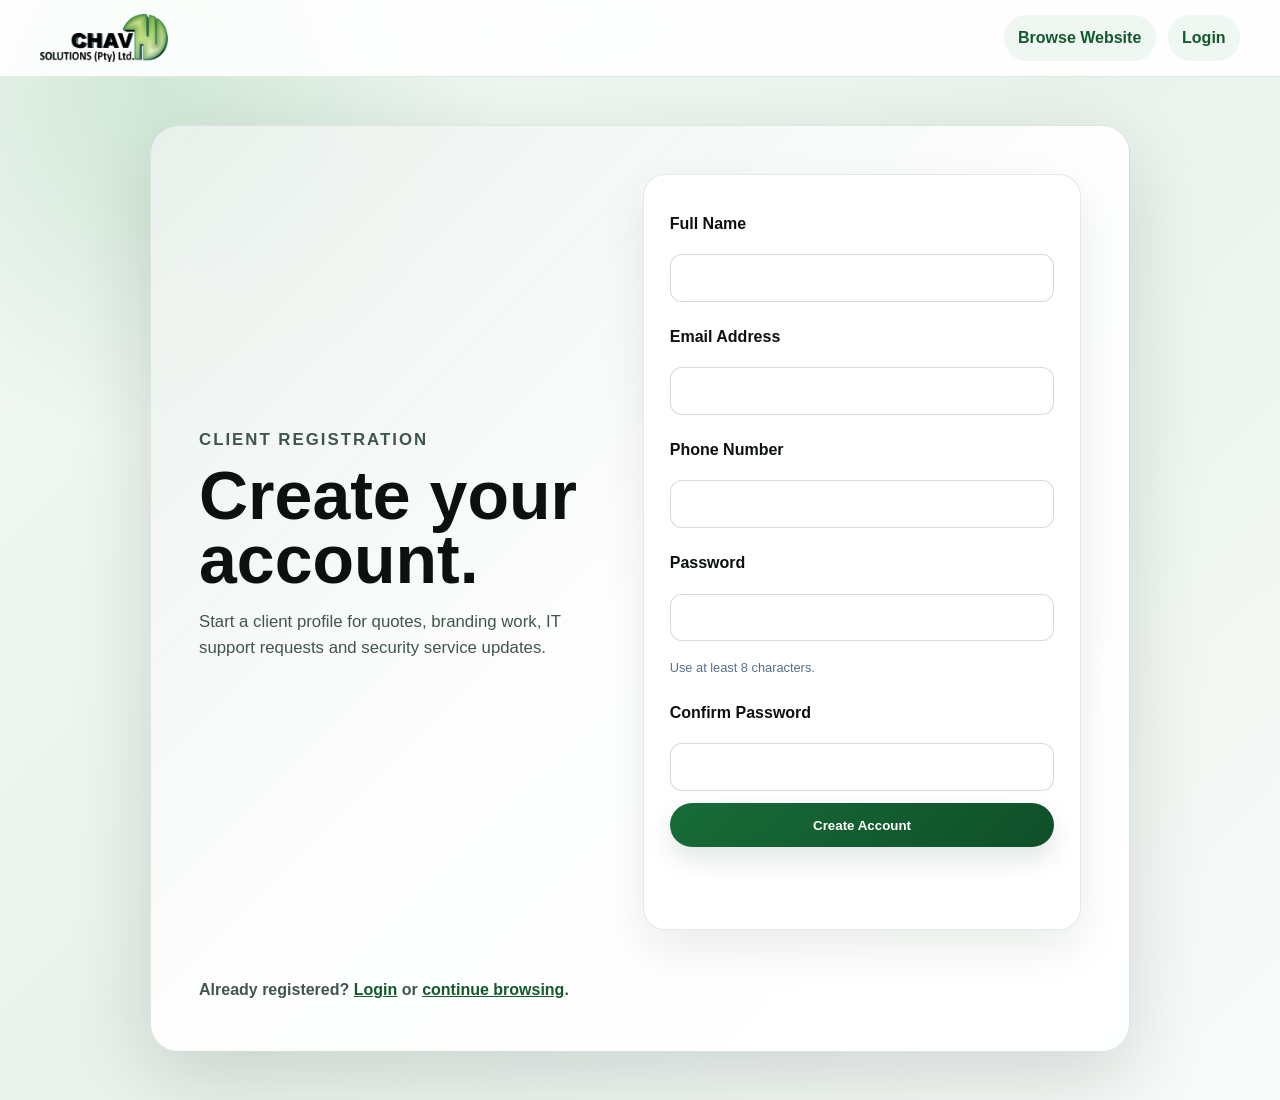
<file: register.html>
<!DOCTYPE html>
<html lang="en">
<head>
  <meta charset="UTF-8" />
  <meta name="viewport" content="width=device-width, initial-scale=1.0" />
  <meta name="description" content="Static Chav Solutions client registration concept for presentation." />
  <title>Register | Chav Solutions</title>
  <link rel="stylesheet" href="assets/css/style.css" />
</head>
<body class="auth-page">
  <header class="auth-header">
    <div class="container auth-nav">
      <a href="index.html#home" class="brand" aria-label="Chav Solutions home">
        <img src="assets/logo/chav_solution_logo-removebg-preview.png" alt="Chav Solutions logo" class="brand-logo" />
      </a>
      <nav aria-label="Account navigation">
        <a href="index.html#home">Browse Website</a>
        <a href="login.html">Login</a>
      </nav>
    </div>
  </header>

  <main class="auth-shell">
    <section class="auth-card" aria-labelledby="registerTitle">
      <div class="auth-copy">
        <p class="eyebrow">Client Registration</p>
        <h1 id="registerTitle">Create your account.</h1>
        <p>Start a client profile for quotes, branding work, IT support requests and security service updates.</p>
      </div>

      <form class="auth-form" id="registerForm" action="#" method="post" novalidate>
        <label for="registerName">Full Name</label>
        <input id="registerName" name="name" type="text" autocomplete="name" required />

        <label for="registerEmail">Email Address</label>
        <input id="registerEmail" name="email" type="email" autocomplete="email" required />

        <label for="registerPhone">Phone Number</label>
        <input id="registerPhone" name="phone" type="tel" autocomplete="tel" />

        <label for="registerPassword">Password</label>
        <input id="registerPassword" name="password" type="password" autocomplete="new-password" minlength="8" required />
        <small class="field-help">Use at least 8 characters.</small>

        <label for="registerConfirmPassword">Confirm Password</label>
        <input id="registerConfirmPassword" name="confirm_password" type="password" autocomplete="new-password" minlength="8" required />

        <button type="submit" class="btn btn-primary">Create Account</button>
        <p id="registerStatus" class="form-status" aria-live="polite"></p>
      </form>

      <p class="auth-switch">Already registered? <a href="login.html">Login</a> or <a href="index.html#home">continue browsing</a>.</p>
    </section>
  </main>

  <script src="assets/js/auth.js"></script>
</body>
</html>
</file>
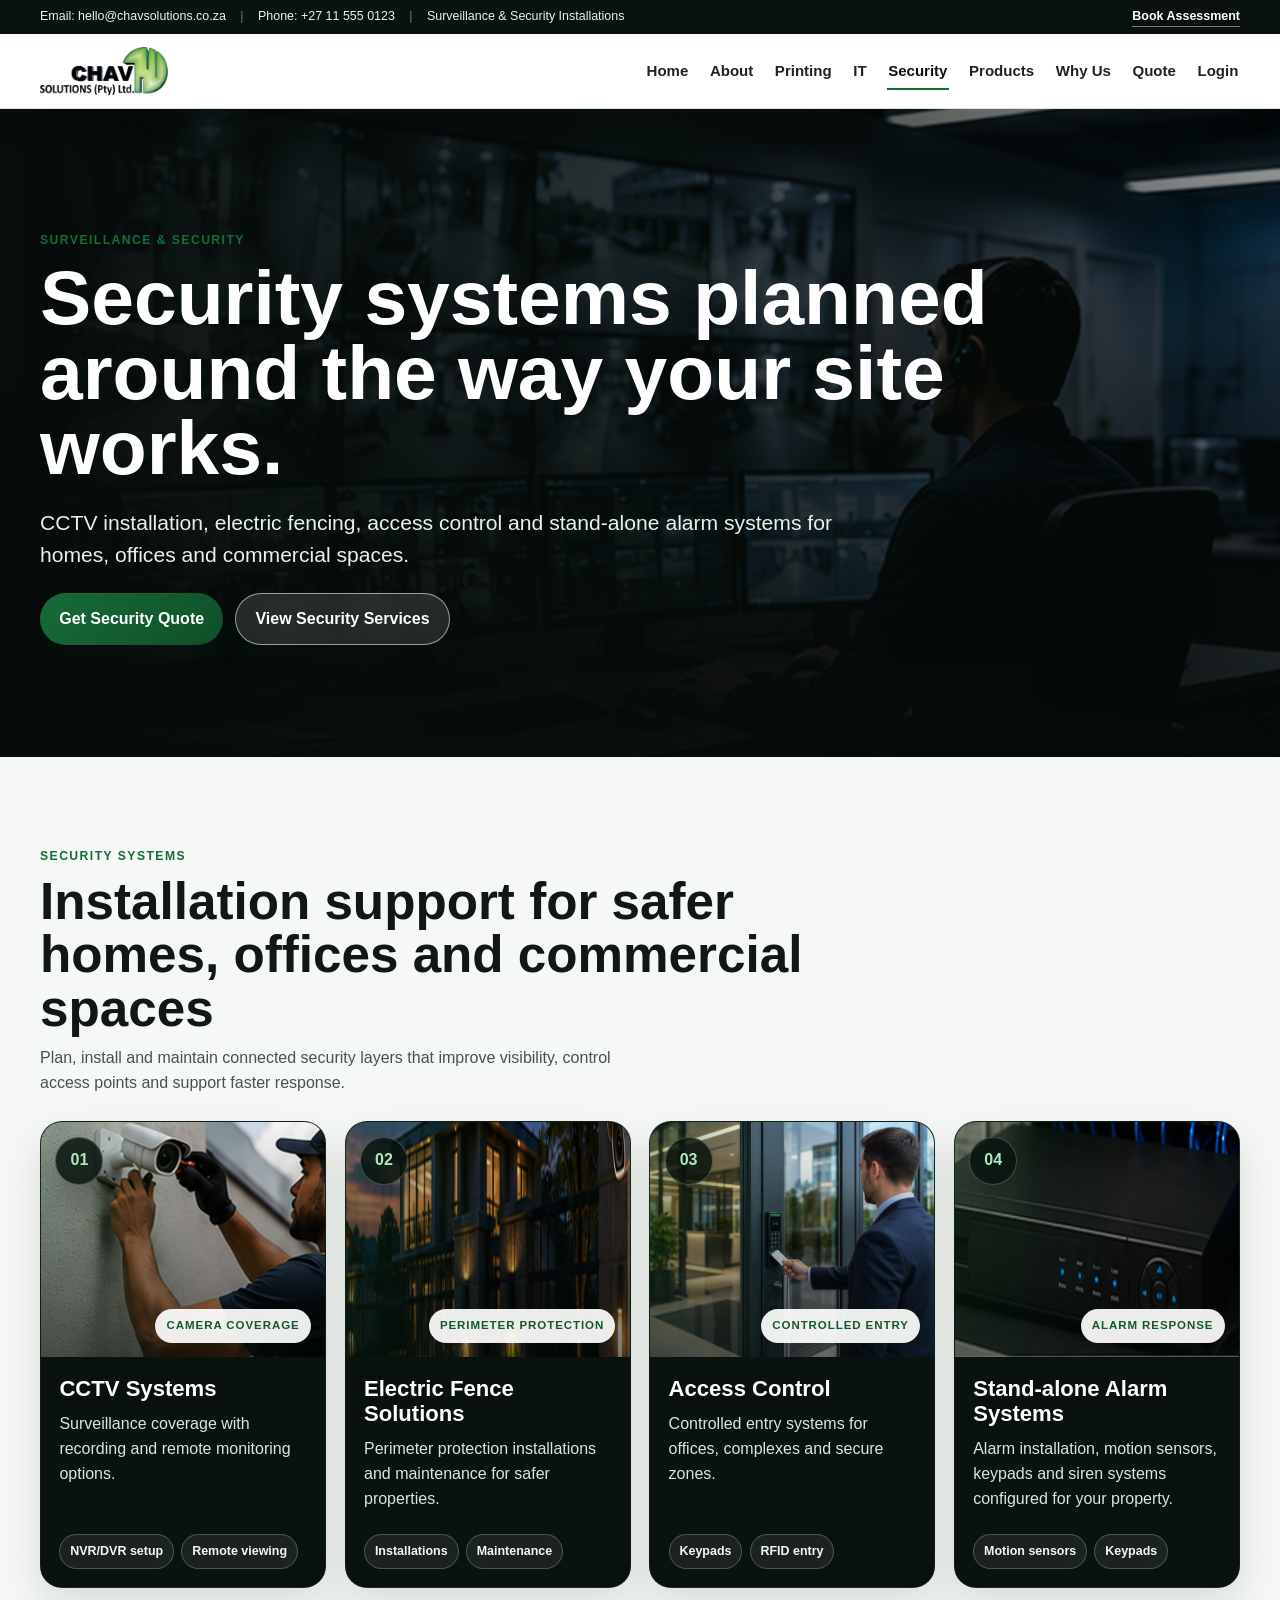
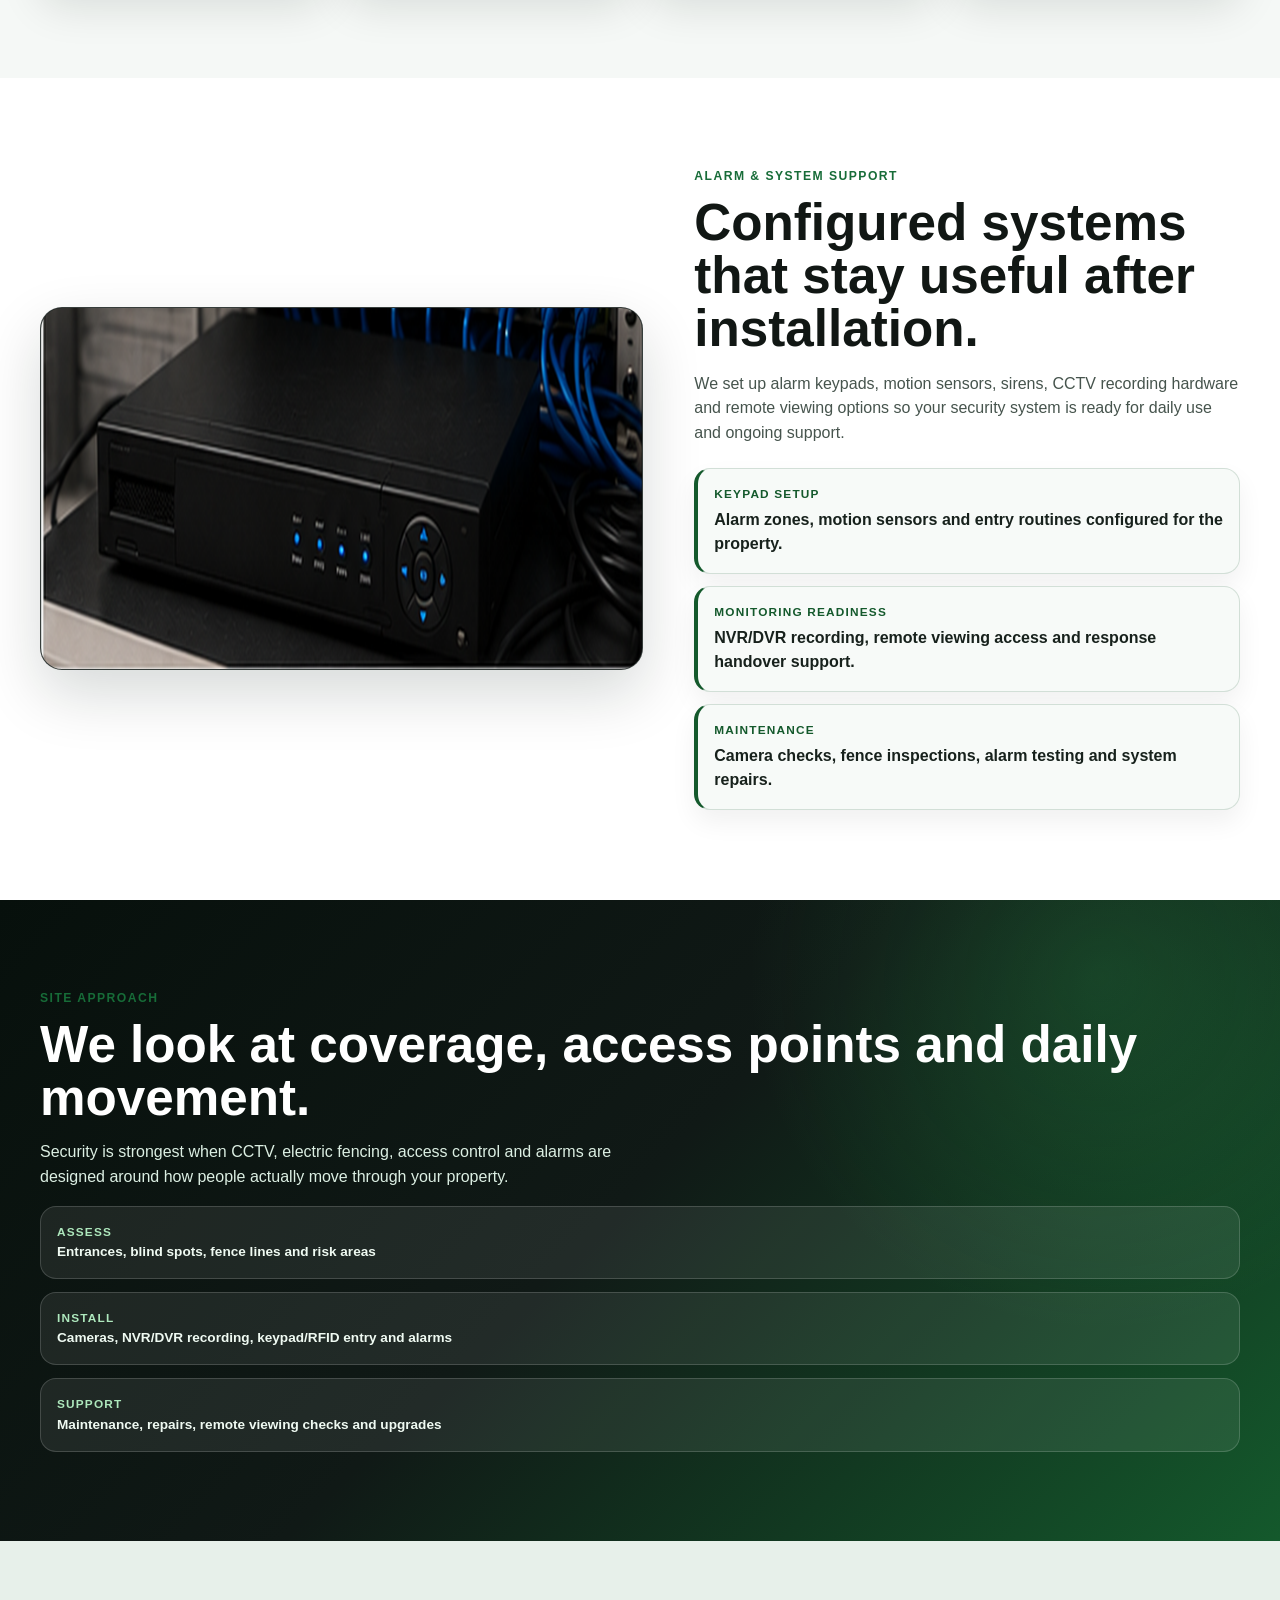
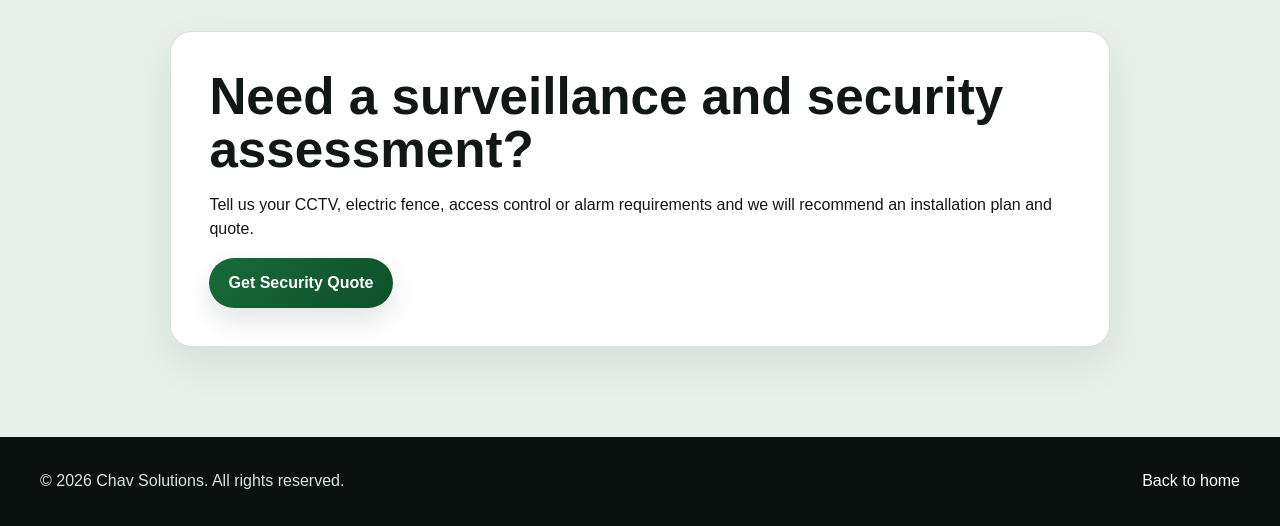
<file: surveillance.html>
<!DOCTYPE html>
<html lang="en">
<head>
  <meta charset="UTF-8" />
  <meta name="viewport" content="width=device-width, initial-scale=1.0" />
  <meta name="description" content="Chav Solutions security systems including CCTV installation, electric fencing, access control, and stand-alone alarm systems." />
  <title>Chav Solutions | Surveillance & Security</title>
  <link rel="stylesheet" href="assets/css/style.css" />
</head>
<body class="security-site">
  <div class="top-strip">
    <div class="container top-strip-wrap">
      <div class="top-strip-left">
        <span>Email: hello@chavsolutions.co.za</span>
        <span>Phone: +27 11 555 0123</span>
        <span>Surveillance & Security Installations</span>
      </div>
      <a href="index.html#quote" class="top-visit">Book Assessment</a>
    </div>
  </div>

  <header class="site-header" id="home">
    <div class="container nav-wrap">
      <a href="index.html#home" class="brand" aria-label="Chav Solutions home">
        <img src="assets/logo/chav_solution_logo-removebg-preview.png" alt="Chav Solutions logo" class="brand-logo" />
      </a>
      <button id="navToggle" class="nav-toggle" aria-expanded="false" aria-controls="siteNav">Menu</button>
      <nav id="siteNav" class="site-nav" aria-label="Primary navigation"></nav>
    </div>
  </header>

  <main>
    <section class="page-hero security-hero">
      <div class="page-hero-bg">
        <img src="assets/images/security/00-hero-security-installation-and-monitoring.png" alt="Security monitoring control room with CCTV screens" />
      </div>
      <div class="container page-hero-content">
        <p class="eyebrow">Surveillance & Security</p>
        <h1>Security systems planned around the way your site works.</h1>
        <p class="hero-lead">CCTV installation, electric fencing, access control and stand-alone alarm systems for homes, offices and commercial spaces.</p>
        <div class="hero-actions">
          <a class="btn btn-primary" href="index.html#quote">Get Security Quote</a>
          <a class="btn btn-secondary" href="#security-services">View Security Services</a>
        </div>
      </div>
    </section>

    <section class="section security-services" id="security-services">
      <div class="container">
        <div class="section-head">
          <p class="eyebrow">Security Systems</p>
          <h2>Installation support for safer homes, offices and commercial spaces</h2>
          <p class="lead">Plan, install and maintain connected security layers that improve visibility, control access points and support faster response.</p>
        </div>
        <div class="premium-card-grid security-service-grid">
          <article class="security-service-card">
            <div class="security-card-media">
              <img src="assets/images/security/01-cctv-camera-installation.png" alt="CCTV camera installation on an exterior wall" />
              <span class="service-number">01</span>
              <span class="service-chip">Camera coverage</span>
            </div>
            <div class="security-card-body">
              <h3>CCTV Systems</h3>
              <p>Surveillance coverage with recording and remote monitoring options.</p>
              <div class="security-card-tags" aria-label="CCTV system capabilities">
                <span>NVR/DVR setup</span>
                <span>Remote viewing</span>
              </div>
            </div>
          </article>
          <article class="security-service-card">
            <div class="security-card-media">
              <img src="assets/images/security/02-electric-fence-installation.png" alt="Perimeter fence and property security camera" />
              <span class="service-number">02</span>
              <span class="service-chip">Perimeter protection</span>
            </div>
            <div class="security-card-body">
              <h3>Electric Fence Solutions</h3>
              <p>Perimeter protection installations and maintenance for safer properties.</p>
              <div class="security-card-tags" aria-label="Electric fence capabilities">
                <span>Installations</span>
                <span>Maintenance</span>
              </div>
            </div>
          </article>
          <article class="security-service-card">
            <div class="security-card-media">
              <img src="assets/images/security/03-access-control-entry-system.png" alt="Controlled entry point at night" />
              <span class="service-number">03</span>
              <span class="service-chip">Controlled entry</span>
            </div>
            <div class="security-card-body">
              <h3>Access Control</h3>
              <p>Controlled entry systems for offices, complexes and secure zones.</p>
              <div class="security-card-tags" aria-label="Access control capabilities">
                <span>Keypads</span>
                <span>RFID entry</span>
              </div>
            </div>
          </article>
          <article class="security-service-card">
            <div class="security-card-media">
              <img src="assets/images/security/04-alarm-system-installation.png" alt="Security control equipment and cabling" />
              <span class="service-number">04</span>
              <span class="service-chip">Alarm response</span>
            </div>
            <div class="security-card-body">
              <h3>Stand-alone Alarm Systems</h3>
              <p>Alarm installation, motion sensors, keypads and siren systems configured for your property.</p>
              <div class="security-card-tags" aria-label="Alarm system capabilities">
                <span>Motion sensors</span>
                <span>Keypads</span>
              </div>
            </div>
          </article>
        </div>
      </div>
    </section>

    <section class="section security-support">
      <div class="container security-support-grid">
        <div class="security-support-image">
          <img src="assets/images/security/05-alarm-keypad-and-security-control-panel.png" alt="Security control panel and connected cabling" />
        </div>
        <div class="security-support-copy">
          <p class="eyebrow">Alarm & System Support</p>
          <h2>Configured systems that stay useful after installation.</h2>
          <p class="lead">We set up alarm keypads, motion sensors, sirens, CCTV recording hardware and remote viewing options so your security system is ready for daily use and ongoing support.</p>
          <div class="support-list">
            <article><span>Keypad setup</span><strong>Alarm zones, motion sensors and entry routines configured for the property.</strong></article>
            <article><span>Monitoring readiness</span><strong>NVR/DVR recording, remote viewing access and response handover support.</strong></article>
            <article><span>Maintenance</span><strong>Camera checks, fence inspections, alarm testing and system repairs.</strong></article>
          </div>
        </div>
      </div>
    </section>

    <section class="section split-proof">
      <div class="container split-proof-grid">
        <div>
          <p class="eyebrow">Site Approach</p>
          <h2>We look at coverage, access points and daily movement.</h2>
          <p class="lead">Security is strongest when CCTV, electric fencing, access control and alarms are designed around how people actually move through your property.</p>
        </div>
        <div class="proof-board">
          <article><span>Assess</span><strong>Entrances, blind spots, fence lines and risk areas</strong></article>
          <article><span>Install</span><strong>Cameras, NVR/DVR recording, keypad/RFID entry and alarms</strong></article>
          <article><span>Support</span><strong>Maintenance, repairs, remote viewing checks and upgrades</strong></article>
        </div>
      </div>
    </section>

    <section class="section page-cta">
      <div class="container">
        <h2>Need a surveillance and security assessment?</h2>
        <p>Tell us your CCTV, electric fence, access control or alarm requirements and we will recommend an installation plan and quote.</p>
        <a class="btn btn-primary" href="index.html#quote">Get Security Quote</a>
      </div>
    </section>
  </main>

  <footer class="site-footer">
    <div class="container footer-wrap">
      <p>&copy; <span id="year"></span> Chav Solutions. All rights reserved.</p>
      <a href="index.html#home">Back to home</a>
    </div>
  </footer>

  <script src="assets/js/products.js"></script>
  <script src="assets/js/main.js"></script>
</body>
</html>
</file>
<file: assets/css/style.css>
:root {
  --ink: #101010;
  --ink-soft: #3b3b3b;
  --white: #ffffff;
  --line: #d9e5dc;
  --bg: #f8fbf9;
  --bg-soft: #edf5ef;
  --navy: #1f7a3d;
  --navy-deep: #14592c;
  --red: #1f7a3d;
  --orange: #2e9a4e;
  --radius: 18px;
  --container: 1180px;
  --shadow: 0 16px 30px rgba(14, 38, 68, 0.1);
}

* { box-sizing: border-box; }
html { scroll-behavior: smooth; }
body {
  margin: 0;
  font-family: "Segoe UI", Tahoma, Arial, sans-serif;
  color: var(--ink);
  background: var(--bg);
}
img { display: block; max-width: 100%; }
a { color: inherit; }
.container { width: min(100% - 2rem, var(--container)); margin: 0 auto; }
.wide-container { width: min(100% - 1rem, 1320px); }
.section { padding: 4.8rem 0; }

.top-strip {
  background: #0f0f0f;
  color: #ecf2ed;
  font-size: 0.82rem;
}
.top-strip-wrap {
  min-height: 38px;
  display: flex;
  align-items: center;
  justify-content: space-between;
  gap: 0.7rem;
  flex-wrap: wrap;
}
.top-strip-left {
  display: flex;
  align-items: center;
  gap: 0.9rem;
  flex-wrap: wrap;
}
.top-strip-left span:not(:last-child)::after {
  content: "|";
  margin-left: 0.9rem;
  color: #6f7782;
}
.top-strip a {
  color: #ffffff;
  text-decoration: none;
  font-weight: 700;
}
.top-visit {
  border-bottom: 1px solid rgba(255, 255, 255, 0.45);
}

.site-header {
  position: sticky;
  top: 0;
  z-index: 80;
  background: rgba(255, 255, 255, 0.98);
  border-bottom: 1px solid var(--line);
  backdrop-filter: blur(8px);
  box-shadow: 0 8px 24px rgba(10, 35, 60, 0.06);
}
.nav-wrap {
  min-height: 82px;
  display: flex;
  align-items: center;
  justify-content: space-between;
  position: relative;
}
.brand-logo { width: 152px; }
.nav-toggle {
  border: 1px solid #c8d7e6;
  background: #fff;
  color: var(--ink);
  border-radius: 10px;
  padding: 0.45rem 0.8rem;
  font-weight: 700;
}
.site-nav { display: none; }
.site-nav.is-open {
  position: absolute;
  top: 84px;
  left: 0;
  right: 0;
  display: flex;
  flex-direction: column;
  gap: 0.55rem;
  background: #fff;
  border: 1px solid var(--line);
  border-radius: 12px;
  box-shadow: var(--shadow);
  padding: 1rem;
}
.site-nav a {
  text-decoration: none;
  font-weight: 700;
  color: #222222;
}
.site-nav a.active,
.site-nav a:hover { color: var(--navy); }

h1, h2, h3 { margin: 0 0 0.7rem; line-height: 1.15; }
h1 { font-size: clamp(2rem, 4.4vw, 3.5rem); }
h2 { font-size: clamp(1.6rem, 2.8vw, 2.5rem); }
.eyebrow {
  margin: 0 0 0.6rem;
  text-transform: uppercase;
  letter-spacing: 0.08em;
  font-weight: 800;
  color: var(--red);
  font-size: 0.8rem;
}
.lead, .subhead { color: var(--ink-soft); }

.services-hero {
  min-height: calc(100vh - 82px);
  padding-top: 1rem;
  padding-bottom: 1.2rem;
  background: linear-gradient(180deg, #ffffff 0%, #f0f5fa 100%);
}
.hero-head { margin-bottom: 0.85rem; }

.product-accordion {
  display: flex;
  gap: 0.6rem;
  min-height: calc(100vh - 220px);
  overflow-x: auto;
  padding-bottom: 0.2rem;
}
.product-panel {
  position: relative;
  flex: 1 1 0;
  min-width: 96px;
  border-radius: var(--radius);
  overflow: hidden;
  border: 1px solid #bcd0e2;
  transition: flex 0.45s ease, transform 0.3s ease;
}
.panel-image {
  position: absolute;
  inset: 0;
  width: 100%;
  height: 100%;
  object-fit: cover;
}
.product-panel::after {
  content: "";
  position: absolute;
  inset: 0;
  background: linear-gradient(180deg, rgba(10, 18, 31, 0.22) 8%, rgba(12, 23, 38, 0.8) 90%);
}
.product-panel.active { flex: 4 1 0; }
.product-panel:not(.active):hover { transform: translateY(-3px); }
.vertical-title {
  position: absolute;
  z-index: 2;
  left: 50%;
  bottom: 1rem;
  transform: translateX(-50%);
  writing-mode: vertical-rl;
  color: #fff;
  font-size: 0.82rem;
  font-weight: 800;
  text-transform: uppercase;
  letter-spacing: 0.08em;
}
.panel-content {
  position: absolute;
  z-index: 3;
  left: 1rem;
  right: 1rem;
  bottom: 1rem;
  opacity: 0;
  transform: translateY(16px);
  pointer-events: none;
  transition: opacity 0.25s ease, transform 0.25s ease;
}
.product-panel.active .panel-content {
  opacity: 1;
  transform: translateY(0);
  pointer-events: auto;
}
.product-panel.active .vertical-title { opacity: 0; }
.panel-category {
  display: inline-block;
  margin-bottom: 0.45rem;
  font-size: 0.72rem;
  letter-spacing: 0.07em;
  text-transform: uppercase;
  color: #d5e9ff;
  font-weight: 800;
}
.panel-content h3 { color: #fff; font-size: 1.45rem; }
.panel-content p { color: #e2edf8; margin: 0 0 0.85rem; }
.panel-action {
  display: inline-flex;
  align-items: center;
  gap: 0.45rem;
  border-radius: 999px;
  text-decoration: none;
  padding: 0.6rem 0.95rem;
  color: #fff;
  font-weight: 800;
  background: linear-gradient(135deg, var(--navy), var(--orange));
}

.about-center { max-width: 920px; text-align: center; }
.about-center .subhead {
  font-size: clamp(1rem, 2vw, 1.2rem);
  margin-bottom: 0.7rem;
}

.quality { background: var(--white); padding-top: 0.3rem; }
.quality-grid,
.why-grid,
.form-grid,
.excellence-grid,
.product-grid {
  display: grid;
  gap: 1rem;
}
.quality-card,
.why-card,
.form-card {
  background: #fff;
  border: 1px solid var(--line);
  border-radius: var(--radius);
  padding: 1.15rem;
  box-shadow: 0 8px 20px rgba(13, 40, 68, 0.06);
}
.quality-card:nth-child(1) { background: #eef8f1; }
.quality-card:nth-child(2) { background: #f3fbf5; }
.quality-card:nth-child(3) { background: #f7fcf8; }

.excellence {
  background: linear-gradient(120deg, #0f0f0f 0%, #14592c 45%, #2e9a4e 100%);
  color: #fff;
}
.excellence-grid { align-items: stretch; }
.excellence-copy h2 { color: #fff; }
.excellence-copy p { color: #ffece3; }
.btn {
  display: inline-flex;
  align-items: center;
  border: 0;
  border-radius: 999px;
  text-decoration: none;
  padding: 0.68rem 1.1rem;
  font-weight: 800;
  cursor: pointer;
  transition: transform 0.2s ease, box-shadow 0.2s ease;
}
.btn:hover { transform: translateY(-2px); }
.btn-primary { color: #fff; background: linear-gradient(135deg, var(--navy), var(--navy-deep)); }
.btn-light { color: #14592c; background: #fff; }
.btn:disabled { opacity: 0.6; cursor: not-allowed; transform: none; }
.excellence-visual {
  min-height: 320px;
  border-radius: var(--radius);
  background:
    linear-gradient(180deg, rgba(255,255,255,0.1), rgba(255,255,255,0.1)),
    url("https://images.unsplash.com/photo-1497366811353-6870744d04b2?auto=format&fit=crop&w=1200&q=80") center/cover;
  position: relative;
  border: 1px solid rgba(255,255,255,0.35);
}
.experience-badge {
  position: absolute;
  bottom: 1rem;
  left: 1rem;
  background: #fff;
  color: #14592c;
  padding: 0.5rem 0.8rem;
  border-radius: 999px;
  font-weight: 800;
}

.range { background: #f8fbff; }
.product-grid { grid-template-columns: repeat(1, minmax(0, 1fr)); }
.range-actions {
  margin: 1rem 0 0.4rem;
  display: flex;
  flex-wrap: wrap;
  gap: 0.8rem;
  align-items: center;
  justify-content: space-between;
}
.category-filters {
  display: flex;
  flex-wrap: wrap;
  gap: 0.5rem;
}
.filter-btn {
  border: 1px solid #c4d7e8;
  background: #fff;
  color: var(--ink);
  border-radius: 999px;
  padding: 0.5rem 0.9rem;
  font-weight: 700;
  cursor: pointer;
}
.filter-btn.active {
  color: #fff;
  border-color: transparent;
  background: linear-gradient(135deg, var(--navy), var(--orange));
}
.range-card {
  position: relative;
  overflow: hidden;
  min-height: 220px;
  border-radius: var(--radius);
  border: 1px solid #c7d8e8;
  background: #d9e7f5;
}
.range-image {
  position: absolute;
  inset: 0;
  width: 100%;
  height: 100%;
  object-fit: cover;
}
.range-overlay {
  position: absolute;
  inset: 0;
  background: linear-gradient(180deg, rgba(16,34,58,0.25), rgba(16,34,58,0.8));
}
.range-content {
  position: absolute;
  inset: auto 1rem 1rem 1rem;
  z-index: 2;
}
.range-category {
  margin: 0 0 0.25rem;
  color: #d7e9ff;
  font-size: 0.75rem;
  text-transform: uppercase;
  letter-spacing: 0.08em;
  font-weight: 800;
}
.range-content h3 { color: #fff; margin-bottom: 0.6rem; }
.range-content p { color: #e6f0fa; margin: 0 0 0.7rem; }
.range-link {
  display: inline-flex;
  border: 0;
  cursor: pointer;
  text-decoration: none;
  border-radius: 999px;
  padding: 0.5rem 0.8rem;
  background: linear-gradient(135deg, var(--navy), var(--orange));
  color: #fff;
  font-weight: 700;
}

.contact { background: #fff; }
.form-card h2 { margin-bottom: 0.2rem; }
label { display: block; font-weight: 700; margin-top: 0.7rem; }
.field-help {
  display: block;
  margin-top: 0.3rem;
  font-size: 0.8rem;
  color: #56708b;
}
input,
textarea {
  width: 100%;
  margin-top: 0.35rem;
  border: 1px solid #c5d7e8;
  border-radius: 10px;
  padding: 0.65rem 0.75rem;
  font: inherit;
  color: var(--ink);
  background: #fbfdff;
}
input:focus,
textarea:focus {
  outline: none;
  border-color: #5d8fc0;
  box-shadow: 0 0 0 4px rgba(34, 91, 141, 0.15);
}
input.invalid,
textarea.invalid {
  border-color: #bf3930;
  background: #fff3f1;
}
.form-status { min-height: 1.2rem; margin-top: 0.6rem; font-weight: 700; }

.auth-page {
  min-height: 100vh;
  background:
    radial-gradient(circle at 12% 8%, rgba(46,154,78,0.18), transparent 22rem),
    linear-gradient(135deg, #f6faf7 0%, #e8f2eb 48%, #f9fbfa 100%);
  color: #0c1110;
}
.auth-header {
  position: sticky;
  top: 0;
  z-index: 20;
  border-bottom: 1px solid rgba(20,89,44,0.12);
  background: rgba(255,255,255,0.88);
  backdrop-filter: blur(16px);
}
.auth-nav {
  display: flex;
  align-items: center;
  justify-content: space-between;
  min-height: 76px;
  gap: 1rem;
}
.auth-nav nav {
  display: flex;
  align-items: center;
  gap: 0.75rem;
}
.auth-nav nav a,
.account-nav-link {
  border-radius: 999px;
  padding: 0.64rem 0.9rem;
  background: #eef7f1;
  color: #14592c;
  text-decoration: none;
  font-weight: 900;
}
.auth-shell {
  display: grid;
  min-height: calc(100vh - 76px);
  place-items: center;
  padding: clamp(1.2rem, 4vw, 3rem);
}
.auth-card {
  width: min(100%, 980px);
  display: grid;
  grid-template-columns: 0.95fr 1.05fr;
  gap: clamp(1.2rem, 4vw, 3rem);
  border: 1px solid rgba(20,89,44,0.14);
  border-radius: 28px;
  padding: clamp(1.25rem, 4vw, 3rem);
  background:
    linear-gradient(135deg, rgba(20,89,44,0.08), transparent 50%),
    rgba(255,255,255,0.9);
  box-shadow: 0 28px 80px rgba(9,22,16,0.14);
}
.auth-copy {
  align-self: center;
}
.auth-copy h1 {
  margin: 0 0 0.8rem;
  font-size: clamp(2.2rem, 6vw, 4.25rem);
  line-height: 0.95;
}
.auth-copy p {
  color: #40564b;
  font-size: 1.05rem;
}
.auth-form {
  display: grid;
  gap: 0.75rem;
  border: 1px solid rgba(20,89,44,0.12);
  border-radius: 22px;
  padding: clamp(1rem, 3vw, 1.6rem);
  background: #fff;
  box-shadow: 0 18px 46px rgba(9,22,16,0.08);
}
.auth-form input {
  width: 100%;
}
.auth-switch {
  grid-column: 1 / -1;
  margin: 0;
  color: #40564b;
  font-weight: 700;
}
.auth-switch a {
  color: #14592c;
  font-weight: 900;
}
.account-card {
  grid-template-columns: 1fr;
}
.account-details {
  display: grid;
  grid-template-columns: repeat(3, minmax(0, 1fr));
  gap: 1rem;
}
.account-details article {
  border: 1px solid rgba(20,89,44,0.14);
  border-radius: 18px;
  padding: 1rem;
  background: #fff;
}
.account-details span {
  display: block;
  color: #5b7467;
  font-size: 0.82rem;
  font-weight: 900;
  text-transform: uppercase;
}
.account-details strong {
  display: block;
  margin-top: 0.35rem;
  overflow-wrap: anywhere;
}
.auth-actions {
  display: flex;
  flex-wrap: wrap;
  gap: 0.85rem;
}

.catalog-page {
  background:
    radial-gradient(circle at 12% 8%, rgba(46,154,78,0.16), transparent 24rem),
    linear-gradient(180deg, #f7fbf8 0%, #edf5ef 100%);
}
.catalog-hero {
  position: relative;
  overflow: hidden;
  padding: clamp(4rem, 9vw, 7rem) 0;
  background:
    linear-gradient(135deg, rgba(7,16,12,0.94), rgba(20,89,44,0.9)),
    url("../branding_center_outdoor_promotional_showcase.png") center/cover;
  color: #fff;
}
.catalog-hero::after {
  content: "";
  position: absolute;
  inset: 0;
  background: radial-gradient(circle at 78% 20%, rgba(255,255,255,0.16), transparent 18rem);
  pointer-events: none;
}
.catalog-hero .container {
  position: relative;
  z-index: 1;
}
.catalog-hero h1 {
  max-width: 920px;
  margin: 0 0 1rem;
  color: #fff;
  font-size: clamp(2.7rem, 8vw, 6rem);
  line-height: 0.95;
}
.catalog-section {
  padding-top: clamp(3rem, 5vw, 5rem);
}
.catalog-toolbar {
  display: flex;
  align-items: end;
  justify-content: space-between;
  gap: 1.2rem;
  margin-bottom: 1.5rem;
}
.catalog-toolbar h2 {
  margin: 0;
}
.catalog-filter-row {
  display: flex;
  flex-wrap: wrap;
  justify-content: flex-end;
  gap: 0.55rem;
}
.catalog-filter {
  border: 1px solid rgba(20,89,44,0.18);
  border-radius: 999px;
  padding: 0.62rem 0.9rem;
  background: #fff;
  color: #102017;
  font: inherit;
  font-size: 0.86rem;
  font-weight: 900;
  cursor: pointer;
  transition: transform 0.2s ease, background 0.2s ease, color 0.2s ease;
}
.catalog-filter:hover,
.catalog-filter.active {
  transform: translateY(-2px);
  background: #14592c;
  color: #fff;
}
.catalog-grid {
  display: grid;
  grid-template-columns: repeat(auto-fit, minmax(280px, 1fr));
  gap: clamp(1rem, 2vw, 1.35rem);
}
.catalog-card {
  overflow: hidden;
  border: 1px solid rgba(20,89,44,0.14);
  border-radius: 24px;
  background: #fff;
  box-shadow: 0 18px 46px rgba(9,22,16,0.1);
  transition: transform 0.24s ease, box-shadow 0.24s ease, border-color 0.24s ease;
}
.catalog-card:target {
  border-color: rgba(46,154,78,0.72);
  box-shadow: 0 0 0 4px rgba(46,154,78,0.16), 0 24px 62px rgba(9,22,16,0.18);
}
.catalog-card:hover {
  transform: translateY(-7px);
  border-color: rgba(46,154,78,0.42);
  box-shadow: 0 28px 70px rgba(9,22,16,0.16);
}
.catalog-card-media {
  position: relative;
  height: 230px;
  overflow: hidden;
  background: #07100c;
}
.catalog-card-media::after {
  content: "";
  position: absolute;
  inset: 0;
  background: linear-gradient(180deg, rgba(5,12,8,0.02), rgba(5,12,8,0.62));
}
.catalog-card-media img {
  width: 100%;
  height: 100%;
  object-fit: cover;
  transition: transform 0.35s ease;
}
.catalog-card:hover .catalog-card-media img {
  transform: scale(1.06);
}
.catalog-card-media span {
  position: absolute;
  left: 1rem;
  bottom: 1rem;
  z-index: 1;
  border-radius: 999px;
  padding: 0.48rem 0.72rem;
  background: rgba(255,255,255,0.92);
  color: #14592c;
  font-size: 0.72rem;
  font-weight: 900;
  text-transform: uppercase;
}
.catalog-card-body {
  display: flex;
  min-height: 290px;
  flex-direction: column;
  padding: 1.15rem;
}
.catalog-price-row {
  display: flex;
  align-items: start;
  justify-content: space-between;
  gap: 1rem;
}
.catalog-price-row h3 {
  margin: 0;
  font-size: 1.25rem;
}
.catalog-price-row strong {
  flex: 0 0 auto;
  border-radius: 999px;
  padding: 0.48rem 0.68rem;
  background: #eaf7ee;
  color: #14592c;
  font-size: 0.88rem;
  white-space: nowrap;
}
.catalog-card-body p {
  color: #40564b;
}
.catalog-features {
  display: flex;
  flex-wrap: wrap;
  gap: 0.45rem;
  margin: 0.2rem 0 0.9rem;
}
.catalog-features span {
  border: 1px solid rgba(20,89,44,0.16);
  border-radius: 999px;
  padding: 0.38rem 0.58rem;
  background: #f7fbf8;
  color: #173426;
  font-size: 0.78rem;
  font-weight: 800;
}
.catalog-card-body small {
  color: #6b7c73;
  line-height: 1.5;
}
.catalog-card-body a {
  width: fit-content;
  margin-top: auto;
  border-radius: 999px;
  padding: 0.68rem 0.95rem;
  background: #14592c;
  color: #fff;
  text-decoration: none;
  font-weight: 900;
}
.catalog-empty {
  grid-column: 1 / -1;
  border: 1px solid rgba(20,89,44,0.14);
  border-radius: 18px;
  padding: 1.25rem;
  background: #fff;
  color: #40564b;
  font-weight: 800;
}

.template-section {
  background:
    radial-gradient(circle at 88% 12%, rgba(46,154,78,0.22), transparent 20rem),
    linear-gradient(135deg, #07100c 0%, #102119 52%, #14592c 100%);
  color: #fff;
}
.template-section .section-head h2 {
  color: #fff;
}
.template-section .section-head .lead {
  color: #e2f1e7;
}
.template-grid {
  display: grid;
  grid-template-columns: repeat(auto-fit, minmax(260px, 1fr));
  gap: clamp(1rem, 2vw, 1.35rem);
}
.template-card {
  position: relative;
  overflow: hidden;
  border: 1px solid rgba(255,255,255,0.16);
  border-radius: 24px;
  padding: clamp(1.2rem, 3vw, 1.55rem);
  background:
    linear-gradient(135deg, rgba(255,255,255,0.11), transparent 58%),
    rgba(255,255,255,0.08);
  box-shadow: 0 24px 64px rgba(0,0,0,0.22);
}
.template-card::before {
  content: "";
  position: absolute;
  top: 0;
  right: 1.2rem;
  left: 1.2rem;
  height: 4px;
  border-radius: 999px;
  background: linear-gradient(90deg, #ff7a2f, #fff, #2e9a4e);
}
.template-card > span {
  display: inline-flex;
  margin-bottom: 1rem;
  border-radius: 999px;
  padding: 0.48rem 0.7rem;
  background: rgba(255,255,255,0.14);
  color: #aee8bd;
  font-size: 0.78rem;
  font-weight: 900;
  letter-spacing: 0.08em;
}
.template-card h3 {
  margin: 0 0 0.65rem;
  color: #fff;
  font-size: clamp(1.28rem, 2.5vw, 1.75rem);
}
.template-card p {
  color: #dcebe2;
}
.template-actions {
  display: flex;
  flex-wrap: wrap;
  gap: 0.65rem;
  margin-top: 1.2rem;
}
.template-actions a {
  border-radius: 999px;
  padding: 0.68rem 0.9rem;
  background: #fff;
  color: #14592c;
  text-decoration: none;
  font-weight: 900;
}
.template-actions a:last-child {
  border: 1px solid rgba(255,255,255,0.24);
  background: rgba(255,255,255,0.08);
  color: #fff;
}

.admin-page {
  min-height: 100vh;
  background:
    radial-gradient(circle at 12% 8%, rgba(46,154,78,0.16), transparent 24rem),
    linear-gradient(180deg, #f7fbf8 0%, #edf5ef 100%);
}
.admin-shell {
  padding: clamp(2rem, 5vw, 4rem) 0;
}
.admin-hero {
  max-width: 900px;
  margin-bottom: 1.5rem;
}
.admin-hero h1 {
  margin: 0 0 0.85rem;
  font-size: clamp(2.4rem, 6vw, 5rem);
  line-height: 0.96;
}
.admin-hero p:not(.eyebrow) {
  color: #40564b;
  font-size: 1.05rem;
}
.admin-panel {
  border: 1px solid rgba(20,89,44,0.14);
  border-radius: 24px;
  padding: clamp(1.1rem, 3vw, 1.6rem);
  background: rgba(255,255,255,0.9);
  box-shadow: 0 24px 70px rgba(9,22,16,0.12);
}
.admin-panel-head {
  display: flex;
  align-items: flex-start;
  justify-content: space-between;
  gap: 1rem;
  margin-bottom: 1rem;
}
.admin-form {
  display: grid;
  max-width: 520px;
  gap: 0.75rem;
}
.admin-catalog-table {
  display: grid;
  gap: 0.8rem;
}
.admin-product-row {
  display: grid;
  grid-template-columns: 76px 1fr minmax(180px, 260px) 120px;
  align-items: center;
  gap: 1rem;
  border: 1px solid rgba(20,89,44,0.12);
  border-radius: 18px;
  padding: 0.75rem;
  background: #fff;
}
.admin-product-row img {
  width: 76px;
  height: 64px;
  border-radius: 12px;
  object-fit: cover;
}
.admin-product-row strong,
.admin-product-row span {
  display: block;
}
.admin-product-row span {
  margin-top: 0.2rem;
  color: #5b7467;
  font-size: 0.82rem;
  font-weight: 800;
}
.admin-product-row label {
  display: grid;
  gap: 0.3rem;
  color: #173426;
  font-size: 0.82rem;
  font-weight: 900;
}
.admin-product-row input[type="text"] {
  min-height: 42px;
  padding: 0.65rem 0.75rem;
}
.admin-visible-toggle {
  display: flex !important;
  align-items: center;
  grid-template-columns: auto;
  gap: 0.5rem !important;
}
.admin-visible-toggle input {
  width: 18px;
  height: 18px;
}

.site-footer {
  background: #0f0f0f;
  color: #d8e6dc;
  padding: 1rem 0;
}
.footer-wrap {
  display: flex;
  justify-content: space-between;
  align-items: center;
  gap: 1rem;
}
.site-footer a { color: #fff; text-decoration: none; }

.fab-group {
  position: fixed;
  right: 0.8rem;
  bottom: 0.8rem;
  z-index: 70;
  display: flex;
  flex-direction: column;
  gap: 0.5rem;
}
.fab {
  border: 0;
  border-radius: 999px;
  padding: 0.55rem 0.85rem;
  font-weight: 800;
  background: #14592c;
  color: #fff;
  box-shadow: 0 8px 16px rgba(10, 33, 56, 0.2);
  cursor: pointer;
}
.fab-link { text-decoration: none; text-align: center; }

@media (min-width: 760px) {
  .quality-grid,
  .why-grid,
  .form-grid,
  .excellence-grid { grid-template-columns: repeat(2, minmax(0, 1fr)); }
  .product-grid { grid-template-columns: repeat(2, minmax(0, 1fr)); }
}

@media (min-width: 992px) {
  .nav-toggle { display: none; }
  .site-nav { display: flex; gap: 1rem; }
  .why-grid { grid-template-columns: repeat(3, minmax(0, 1fr)); }
  .product-grid { grid-template-columns: repeat(4, minmax(0, 1fr)); }
}

@media (max-width: 991px) {
  .services-hero {
    min-height: auto;
  }
  .product-accordion {
    min-height: 68vh;
    overflow-x: auto;
    scroll-snap-type: x mandatory;
    padding-bottom: 0.2rem;
  }
  .product-panel {
    min-width: min(82vw, 360px);
    flex: 0 0 auto;
    scroll-snap-align: start;
  }
  .product-panel.active { flex: 0 0 auto; }
  .vertical-title {
    writing-mode: horizontal-tb;
    left: 1rem;
    transform: none;
  }
  .product-panel.active .vertical-title { opacity: 1; }
  .panel-content { opacity: 1; transform: none; pointer-events: auto; }
}

@media (max-width: 700px) {
  .section { padding: 4rem 0; }
  .top-strip-wrap { justify-content: center; }
  .top-strip-left { justify-content: center; gap: 0.4rem 0.7rem; }
  .top-strip-left span:not(:last-child)::after { margin-left: 0.7rem; }
  .footer-wrap { flex-direction: column; align-items: flex-start; }
  .fab-group {
    right: 0.6rem;
    bottom: 0.6rem;
  }
  .fab { font-size: 0.84rem; padding: 0.48rem 0.72rem; }
  .range-actions { align-items: stretch; }
}
.sub-hero {
  background: linear-gradient(180deg, #ffffff 0%, #eef5fb 100%);
}
.sub-hero .container {
  max-width: 900px;
}
.sub-hero-media {
  margin-top: 1rem;
  border-radius: var(--radius);
  overflow: hidden;
  border: 1px solid #c8d8e8;
  box-shadow: 0 10px 22px rgba(12, 35, 60, 0.12);
}
.sub-hero-media img {
  width: 100%;
  height: min(44vw, 360px);
  object-fit: cover;
}
.feature-grid {
  display: grid;
  gap: 1rem;
}
.feature-image {
  width: 100%;
  height: 170px;
  object-fit: cover;
  border-radius: 12px;
  margin-bottom: 0.75rem;
}
.sub-cta {
  background: linear-gradient(135deg, #f0f5fb, #e6eef7);
}
.sub-cta .container {
  border: 1px solid #d0deec;
  border-radius: var(--radius);
  background: #fff;
  padding: 1.4rem;
}
.sub-cta h2 {
  margin-bottom: 0.4rem;
}
.sub-cta p {
  color: var(--ink-soft);
  margin-bottom: 1rem;
}

.hero-actions {
  display: flex;
  flex-wrap: wrap;
  gap: 0.75rem;
  margin-top: 1.2rem;
}

.printing-site {
  background: #f8fbf9;
}
.printing-site .top-strip,
.printing-site .site-footer {
  background: #0f0f0f;
}
.printing-site .site-header {
  border-bottom-color: var(--line);
}
.printing-site .btn-primary,
.printing-site .panel-action,
.printing-site .range-link {
  background: linear-gradient(135deg, var(--navy), var(--navy-deep));
}
.print-hero {
  min-height: calc(100vh - 120px);
  display: flex;
  align-items: center;
  padding: 2rem 0;
  background: #edf5ef;
}
.print-hero-grid {
  display: grid;
  gap: 1.4rem;
  align-items: center;
}
.print-hero-copy {
  max-width: 660px;
}
.print-hero-copy h1 {
  font-size: clamp(2.3rem, 5vw, 4.8rem);
}
.print-hero-media {
  border: 10px solid #0f0f0f;
  box-shadow: 18px 18px 0 var(--navy);
  transform: rotate(-1deg);
}
.print-hero-media img {
  width: 100%;
  height: min(62vh, 560px);
  object-fit: cover;
}
.print-showcase {
  background: #fff;
}
.print-product-grid {
  display: grid;
  gap: 1rem;
}
.print-product-grid article {
  background: #f3fbf5;
  border: 1px solid var(--line);
  border-radius: 8px;
  overflow: hidden;
}
.print-product-grid img {
  width: 100%;
  height: 210px;
  object-fit: cover;
}
.print-product-grid h3,
.print-product-grid p {
  padding: 0 1rem;
}
.print-product-grid h3 {
  margin-top: 1rem;
}
.print-product-grid p {
  padding-bottom: 1rem;
  color: var(--ink-soft);
}
.print-process {
  background: #0f0f0f;
  color: #fff;
}
.print-process h2 {
  color: #fff;
}
.print-process .lead {
  color: #f8dfbd;
}
.process-grid {
  display: grid;
  gap: 1.4rem;
}
.process-list {
  display: grid;
  gap: 0.8rem;
}
.process-list article {
  border: 1px solid rgba(255,255,255,0.2);
  border-radius: 8px;
  padding: 1rem;
  background: rgba(255,255,255,0.06);
}
.process-list span {
  display: inline-block;
  margin-bottom: 0.5rem;
  color: #2e9a4e;
  font-weight: 900;
}
.print-cta {
  background: #2e9a4e;
  color: #0f0f0f;
}
.print-cta .container,
.it-cta .container {
  max-width: 900px;
}

.sr-only {
  position: absolute;
  width: 1px;
  height: 1px;
  padding: 0;
  margin: -1px;
  overflow: hidden;
  clip: rect(0, 0, 0, 0);
  white-space: nowrap;
  border: 0;
}
.signage-page {
  background: #fff;
}
.print-alert {
  background: #14592c;
  color: #fff;
  font-size: 1.05rem;
  font-weight: 800;
  padding: 0.55rem 0;
}
.print-site-head {
  background: #fff;
  padding: 1.4rem 0;
}
.print-head-grid {
  display: grid;
  gap: 1rem;
  align-items: center;
}
.print-logo {
  width: min(260px, 70vw);
}
.print-store-search {
  display: grid;
  gap: 0.45rem;
  color: #14592c;
  font-size: 1.2rem;
  font-weight: 700;
}
.print-store-search input {
  margin: 0;
  border: 2px solid #14592c;
  border-radius: 8px;
  padding: 0.72rem 0.9rem;
  background: #fff;
}
.signage-nav {
  position: sticky;
  top: 0;
  z-index: 90;
  display: grid;
  grid-template-columns: repeat(2, minmax(0, 1fr));
  border-top: 1px solid #e0e0e0;
  border-bottom: 5px solid #14592c;
  background: #efefef;
}
.signage-nav a {
  display: flex;
  min-height: 54px;
  align-items: center;
  justify-content: center;
  border-right: 1px solid #fff;
  color: #050505;
  text-decoration: none;
  font-weight: 700;
  text-align: center;
  padding: 0.5rem;
}
.signage-nav a:hover {
  background: #fff;
  color: #14592c;
}
.signage-hero {
  position: relative;
  min-height: 62vh;
  overflow: hidden;
  border-left: 16px solid #14592c;
  border-right: 16px solid #14592c;
}
.signage-hero img {
  width: 100%;
  height: 62vh;
  min-height: 430px;
  object-fit: cover;
}
.signage-hero-card {
  position: absolute;
  left: 1rem;
  right: 1rem;
  bottom: 1rem;
  max-width: 720px;
  background: rgba(255,255,255,0.88);
  border-left: 5px solid #14592c;
  padding: 0.9rem 1rem;
}
.signage-hero-card h1 {
  color: #14592c;
  font-size: clamp(1.8rem, 4vw, 3.2rem);
  margin-bottom: 0.3rem;
}
.signage-hero-card p {
  margin: 0;
  color: #14592c;
  font-size: 1.05rem;
}
.quote-actions {
  display: grid;
  gap: 0.4rem;
  padding: 0.5rem 1rem 0;
  background: #fff;
}
.quote-actions a {
  min-height: 96px;
  display: grid;
  place-items: center;
  background: #14592c;
  color: #fff;
  text-decoration: none;
  text-transform: uppercase;
  font-size: 1rem;
  font-weight: 800;
}
.signage-intro {
  background: #fff;
}
.signage-intro-grid {
  display: grid;
  gap: 1.3rem;
  align-items: start;
}
.signage-intro h2 {
  position: relative;
  padding-bottom: 1rem;
}
.signage-intro h2::after {
  content: "";
  position: absolute;
  left: 0;
  bottom: 0;
  width: 100px;
  height: 5px;
  background: #14592c;
}
.signage-intro .lead {
  color: #111;
  font-size: clamp(1.1rem, 2vw, 1.45rem);
  line-height: 1.4;
}
.signage-categories {
  padding-top: 0;
  background: #fff;
}
.signage-tile-grid {
  display: grid;
  gap: 0.25rem;
}
.signage-tile-grid article {
  position: relative;
  min-height: 250px;
  overflow: hidden;
  background: #111;
}
.signage-tile-grid img {
  width: 100%;
  height: 100%;
  min-height: 250px;
  object-fit: cover;
  transition: transform 0.25s ease;
}
.signage-tile-grid article:hover img {
  transform: scale(1.04);
}
.signage-tile-grid div {
  position: absolute;
  left: 0;
  right: 0;
  bottom: 0;
  background: rgba(70, 39, 20, 0.9);
  color: #fff;
  padding: 1rem;
}
.signage-tile-grid h3 {
  margin-bottom: 0.3rem;
  text-transform: uppercase;
  font-size: 1.25rem;
}
.signage-tile-grid p {
  margin: 0;
  color: #fff;
}
.signage-products {
  background: #f4eee8;
}

.it-site {
  background: #f5f8fb;
}
.it-site .top-strip,
.it-site .site-footer {
  background: #071421;
}
.it-site .site-header {
  border-bottom-color: #c9d9e8;
}
.it-site .btn-primary {
  background: linear-gradient(135deg, #0c5e77, #1f7a3d);
}
.it-site .btn-light {
  color: #0c5e77;
}
.it-hero {
  min-height: calc(100vh - 120px);
  display: flex;
  align-items: center;
  padding: 2rem 0;
  background:
    linear-gradient(90deg, rgba(7,20,33,0.94), rgba(7,20,33,0.72)),
    url("../images/chav-products/it-maintenance-ceiling-installation-office.jpg") center/cover;
  color: #fff;
}
.it-hero-grid {
  display: grid;
  gap: 1.4rem;
  align-items: center;
}
.it-hero-copy h1 {
  color: #fff;
  font-size: clamp(2rem, 4.8vw, 4.3rem);
}
.it-hero-copy .lead {
  color: #d8e9f2;
}
.it-console {
  border: 1px solid rgba(255,255,255,0.22);
  border-radius: 8px;
  background: rgba(3,11,19,0.78);
  box-shadow: 0 18px 40px rgba(0,0,0,0.32);
  overflow: hidden;
}
.console-bar {
  display: flex;
  gap: 0.45rem;
  padding: 0.8rem;
  background: rgba(255,255,255,0.08);
}
.console-bar span {
  width: 12px;
  height: 12px;
  border-radius: 50%;
  background: #2e9a4e;
}
.console-lines {
  padding: 1.2rem;
  font-family: Consolas, "Courier New", monospace;
  color: #d9fff0;
}
.console-lines p {
  margin: 0 0 0.85rem;
}
.it-services {
  background: #f5f8fb;
}
.it-service-grid {
  display: grid;
  gap: 1rem;
}
.it-service-grid article {
  border: 1px solid #c7d8e8;
  border-left: 5px solid #0c5e77;
  border-radius: 8px;
  background: #fff;
  padding: 1rem;
}
.it-service-grid p {
  color: var(--ink-soft);
}
.it-operations {
  background: #071421;
  color: #fff;
}
.it-operations h2 {
  color: #fff;
}
.it-operations .lead {
  color: #d8e9f2;
}
.operations-grid {
  display: grid;
  gap: 1.4rem;
  align-items: center;
}
.operations-board {
  display: grid;
  gap: 0.75rem;
}
.operations-board article {
  display: grid;
  gap: 0.3rem;
  border: 1px solid rgba(255,255,255,0.16);
  border-radius: 8px;
  padding: 1rem;
  background: rgba(255,255,255,0.06);
}
.operations-board span {
  color: #8ed7e8;
  font-size: 0.82rem;
  font-weight: 800;
  text-transform: uppercase;
}
.it-cta {
  background: #dcecf4;
}

@media (min-width: 760px) {
  .feature-grid {
    grid-template-columns: repeat(2, minmax(0, 1fr));
  }
  .print-product-grid,
  .it-service-grid {
    grid-template-columns: repeat(2, minmax(0, 1fr));
  }
  .print-head-grid,
  .signage-intro-grid {
    grid-template-columns: 0.85fr 1.15fr;
  }
  .quote-actions {
    grid-template-columns: repeat(3, minmax(0, 1fr));
  }
  .signage-tile-grid {
    grid-template-columns: repeat(2, minmax(0, 1fr));
  }
  .process-grid,
  .operations-grid {
    grid-template-columns: 0.9fr 1.1fr;
  }
}

@media (min-width: 992px) {
  .feature-grid {
    grid-template-columns: repeat(3, minmax(0, 1fr));
  }
  .print-hero-grid {
    grid-template-columns: 0.95fr 1.05fr;
  }
  .it-hero-grid {
    grid-template-columns: 0.85fr 1.15fr;
  }
  .print-product-grid,
  .it-service-grid {
    grid-template-columns: repeat(3, minmax(0, 1fr));
  }
  .signage-nav {
    grid-template-columns: 68px repeat(5, minmax(0, 1fr)) 68px 68px;
  }
  .signage-tile-grid {
    grid-template-columns: repeat(4, minmax(0, 1fr));
  }
}

/* Premium polish layer */
:root {
  --charcoal: #0c1110;
  --charcoal-2: #15201b;
  --emerald: #176c38;
  --emerald-bright: #2e9a4e;
  --gold: #c8a85a;
  --cream: #f6f2ea;
  --brown: #4a2f1f;
  --radius: 14px;
  --shadow: 0 22px 60px rgba(9, 22, 16, 0.16);
}

body {
  font-family: "Aptos", "Segoe UI", "Helvetica Neue", Arial, sans-serif;
  color: #111714;
  background:
    radial-gradient(circle at 15% 0%, rgba(46,154,78,0.07), transparent 28rem),
    #f8fbf9;
  line-height: 1.55;
}

.container { width: min(100% - 2rem, 1200px); }
.section { padding: clamp(4rem, 7vw, 7rem) 0; }
.section-head { max-width: 790px; margin-bottom: 1.6rem; }
h1, h2, h3 { letter-spacing: 0; }
h1 { font-size: clamp(2.6rem, 6vw, 5.8rem); line-height: 0.98; }
h2 { font-size: clamp(2rem, 4vw, 3.5rem); line-height: 1.04; }
h3 { font-size: clamp(1.12rem, 2vw, 1.45rem); }
.lead, .subhead { color: #46544d; max-width: 68ch; }
.eyebrow {
  color: var(--emerald);
  letter-spacing: 0.12em;
  font-size: 0.76rem;
}

.top-strip {
  background: var(--charcoal);
  font-size: 0.78rem;
}
.top-strip-wrap { min-height: 34px; }
.site-header {
  top: 0;
  background: rgba(255,255,255,0.92);
  box-shadow: 0 10px 30px rgba(7, 20, 15, 0.08);
}
.nav-wrap { min-height: 74px; }
.brand-logo { width: 128px; }
.site-nav a {
  position: relative;
  padding: 0.45rem 0.1rem;
  font-size: 0.94rem;
}
.site-nav a::after {
  content: "";
  position: absolute;
  left: 0;
  right: 0;
  bottom: 0;
  height: 2px;
  transform: scaleX(0);
  transform-origin: left;
  background: var(--emerald);
  transition: transform 0.2s ease;
}
.site-nav a.active::after,
.site-nav a:hover::after { transform: scaleX(1); }
.site-nav a.active { color: var(--charcoal); }
.nav-toggle { border-radius: 999px; }

.btn {
  min-height: 44px;
  align-items: center;
  justify-content: center;
  border-radius: 999px;
  padding: 0.78rem 1.2rem;
  box-shadow: 0 12px 26px rgba(12, 53, 29, 0.12);
}
.btn:hover {
  box-shadow: 0 18px 34px rgba(12, 53, 29, 0.2);
}
.btn-primary {
  background: linear-gradient(135deg, var(--emerald), #0f4f29);
  color: #fff;
}
.btn-secondary {
  color: #fff;
  border: 1px solid rgba(255,255,255,0.55);
  background: rgba(255,255,255,0.12);
  backdrop-filter: blur(10px);
}
.btn-light {
  color: var(--emerald);
  background: #fff;
}

.home-hero {
  position: relative;
  min-height: calc(100vh - 108px);
  display: flex;
  align-items: end;
  overflow: hidden;
  color: #fff;
  background: var(--charcoal);
}
.home-hero-bg {
  position: absolute;
  inset: 0;
}
.home-hero-bg img {
  width: 100%;
  height: 100%;
  object-fit: cover;
  transform: scale(1.02);
}
.home-hero::after,
.page-hero::after {
  content: "";
  position: absolute;
  inset: 0;
  background:
    linear-gradient(90deg, rgba(7,14,10,0.92) 0%, rgba(7,14,10,0.6) 48%, rgba(7,14,10,0.2) 100%),
    linear-gradient(180deg, transparent 50%, rgba(7,14,10,0.78) 100%);
}
.home-hero-content {
  position: relative;
  z-index: 2;
  padding: clamp(4rem, 9vw, 7rem) 0 2rem;
}
.hero-eyebrow { color: #9ee8b5; }
.home-hero h1,
.page-hero h1 { max-width: 980px; color: #fff; }
.hero-lead {
  max-width: 760px;
  color: #e8f2ec;
  font-size: clamp(1.05rem, 2vw, 1.32rem);
}
.hero-stats {
  display: grid;
  grid-template-columns: repeat(2, minmax(0, 1fr));
  gap: 0.75rem;
  margin-top: clamp(2rem, 5vw, 4rem);
  max-width: 930px;
}
.hero-stats article {
  border: 1px solid rgba(255,255,255,0.18);
  border-radius: var(--radius);
  padding: 1rem;
  background: rgba(255,255,255,0.1);
  backdrop-filter: blur(14px);
}
.hero-stats span {
  display: block;
  color: #9ee8b5;
  font-size: 0.77rem;
  font-weight: 900;
  letter-spacing: 0.12em;
  text-transform: uppercase;
}
.hero-stats strong {
  display: block;
  margin-top: 0.2rem;
  color: #fff;
}

.services-hero {
  min-height: auto;
  background: linear-gradient(180deg, #f8fbf9 0%, #edf5ef 100%);
}
.product-accordion {
  min-height: 560px;
  gap: 0.85rem;
  padding: 0.25rem 0 0.65rem;
}
.product-panel {
  min-width: 110px;
  border: 1px solid rgba(20,89,44,0.22);
  border-radius: 22px;
  box-shadow: 0 18px 40px rgba(9, 22, 16, 0.12);
}
.product-panel::before {
  content: "";
  position: absolute;
  inset: 0;
  z-index: 2;
  pointer-events: none;
  border-radius: inherit;
  box-shadow: inset 0 1px 0 rgba(255,255,255,0.22);
}
.product-panel::after {
  background:
    linear-gradient(180deg, rgba(4,10,7,0.08) 0%, rgba(5,12,8,0.78) 78%),
    linear-gradient(90deg, rgba(20,89,44,0.3), transparent);
}
.panel-image,
.range-image,
.signage-tile-grid img,
.print-product-grid img {
  transition: transform 0.35s ease;
}
.product-panel:hover .panel-image,
.range-card:hover .range-image,
.signage-tile-grid article:hover img,
.print-product-grid article:hover img {
  transform: scale(1.06);
}
.vertical-title {
  bottom: 1.4rem;
  font-size: 0.78rem;
  letter-spacing: 0.1em;
  white-space: nowrap;
}
.panel-number {
  position: absolute;
  top: 1rem;
  left: 50%;
  z-index: 3;
  display: inline-grid;
  width: 42px;
  height: 42px;
  place-items: center;
  transform: translateX(-50%);
  border: 1px solid rgba(255,255,255,0.2);
  border-radius: 999px;
  background: rgba(5,12,8,0.76);
  color: #aee8bd;
  font-size: 0.78rem;
  font-weight: 900;
  box-shadow: 0 14px 30px rgba(0,0,0,0.22);
}
.product-panel.active .panel-number {
  left: 1.35rem;
  transform: none;
  background: var(--emerald);
  color: #fff;
}
.panel-content {
  left: 1.35rem;
  right: 1.35rem;
  bottom: 1.35rem;
  max-width: 620px;
  border: 1px solid rgba(255,255,255,0.14);
  border-radius: 20px;
  padding: 1.15rem;
  background: linear-gradient(180deg, rgba(7,16,12,0.66), rgba(7,16,12,0.9));
  box-shadow: 0 18px 42px rgba(0,0,0,0.22);
  backdrop-filter: blur(12px);
}
.panel-topline {
  display: flex;
  align-items: center;
  justify-content: space-between;
  gap: 0.75rem;
  margin-bottom: 0.55rem;
}
.panel-category {
  display: inline-flex;
  width: fit-content;
  border: 1px solid rgba(174,232,189,0.28);
  border-radius: 999px;
  padding: 0.32rem 0.58rem;
  background: rgba(174,232,189,0.1);
  line-height: 1;
}
.panel-category,
.range-category,
.panel-count {
  color: #aee8bd;
}
.panel-count {
  font-size: 0.74rem;
  font-weight: 900;
  letter-spacing: 0.08em;
}
.panel-content h3 { font-size: clamp(1.7rem, 3vw, 2.5rem); }
.panel-features {
  display: flex;
  flex-wrap: wrap;
  gap: 0.45rem;
  margin: 0.95rem 0 1rem;
}
.panel-features span {
  border: 1px solid rgba(255,255,255,0.16);
  border-radius: 999px;
  padding: 0.4rem 0.62rem;
  background: rgba(255,255,255,0.08);
  color: #f2faf4;
  font-size: 0.78rem;
  font-weight: 800;
}
.panel-action,
.range-link {
  background: linear-gradient(135deg, var(--emerald), #0f4f29);
  box-shadow: 0 12px 24px rgba(0,0,0,0.18);
}

.services-hero .product-accordion {
  display: flex;
  min-height: 0;
  gap: clamp(1rem, 2vw, 1.35rem);
  overflow-x: auto;
  overflow-y: visible;
  padding: 0.25rem 0 0.85rem;
  scroll-padding-inline: 0.2rem;
  scroll-snap-type: x mandatory;
  scrollbar-color: rgba(20,89,44,0.5) rgba(20,89,44,0.08);
  scrollbar-width: thin;
}
.core-slider-bar {
  display: flex;
  align-items: center;
  justify-content: space-between;
  gap: 1rem;
  margin: 0 0 1rem;
}
.core-slider-bar > span {
  color: #476055;
  font-size: 0.86rem;
  font-weight: 800;
}
.core-slider-actions {
  display: flex;
  gap: 0.5rem;
}
.core-slider-btn {
  border: 1px solid rgba(20,89,44,0.22);
  border-radius: 999px;
  padding: 0.55rem 0.85rem;
  background: #fff;
  color: #102017;
  font: inherit;
  font-size: 0.84rem;
  font-weight: 900;
  cursor: pointer;
  box-shadow: 0 10px 24px rgba(9,22,16,0.08);
  transition: transform 0.2s ease, background 0.2s ease, color 0.2s ease, box-shadow 0.2s ease;
}
.core-slider-btn:hover {
  transform: translateY(-2px);
  background: var(--emerald);
  color: #fff;
  box-shadow: 0 14px 30px rgba(9,22,16,0.14);
}
.core-service-card {
  flex: 0 0 min(86vw, 380px);
  overflow: hidden;
  scroll-snap-align: start;
  border: 1px solid rgba(20,89,44,0.18);
  border-radius: 20px;
  background: #101a15;
  box-shadow: 0 18px 42px rgba(9,22,16,0.12);
  cursor: pointer;
  transition: transform 0.24s ease, box-shadow 0.24s ease, border-color 0.24s ease;
}
.core-service-card:hover {
  transform: translateY(-6px);
  border-color: rgba(46,154,78,0.42);
  box-shadow: 0 26px 62px rgba(9,22,16,0.18);
}
.core-service-media {
  position: relative;
  height: 210px;
  overflow: hidden;
  background: #07100c;
}
.core-service-media::after {
  content: "";
  position: absolute;
  inset: 0;
  background: linear-gradient(180deg, rgba(5,12,8,0.02), rgba(5,12,8,0.28));
}
.core-service-media img {
  width: 100%;
  height: 100%;
  object-fit: cover;
  transition: filter 0.35s ease;
}
.core-service-card:hover .core-service-media img {
  filter: saturate(1.1) contrast(1.04);
}
.core-service-media .panel-number {
  left: 1rem;
  transform: none;
}
.core-service-content {
  display: flex;
  min-height: 260px;
  flex-direction: column;
  padding: 1.05rem;
  background:
    linear-gradient(135deg, rgba(46,154,78,0.14), transparent 54%),
    #101a15;
}
.core-service-topline {
  margin-bottom: 0.55rem;
}
.core-service-content h3 {
  margin: 0 0 0.45rem;
  color: #fff;
  font-size: clamp(1.18rem, 2vw, 1.45rem);
}
.core-service-content p {
  margin: 0;
  color: #dbe8df;
}
.core-service-content .panel-features {
  margin-top: 0.85rem;
}
.core-service-content .panel-action {
  width: fit-content;
  margin-top: auto;
}

@media (min-width: 760px) {
  .core-service-card { flex-basis: calc((100% - 1.35rem) / 2); }
}

@media (min-width: 1180px) {
  .core-service-card { flex-basis: calc((100% - 2.7rem) / 3); }
}

@media (min-width: 992px) {
  .services-hero .product-accordion {
    min-height: 545px;
    align-items: stretch;
  }
  .core-service-card {
    position: relative;
    flex-basis: clamp(112px, 10vw, 140px);
    min-height: 545px;
    will-change: flex-basis;
    transition: flex-basis 0.36s ease, transform 0.24s ease, box-shadow 0.24s ease, border-color 0.24s ease;
  }
  .core-service-card.active,
  .core-service-card:hover,
  .core-service-card:focus-within {
    flex-basis: min(54vw, 560px);
  }
  .core-service-media {
    position: absolute;
    inset: 0;
    height: auto;
  }
  .core-service-media::after {
    background:
      linear-gradient(180deg, rgba(5,12,8,0.08), rgba(5,12,8,0.78)),
      linear-gradient(90deg, rgba(20,89,44,0.28), transparent 58%);
  }
  .core-service-content {
    position: absolute;
    right: 1.05rem;
    bottom: 1.05rem;
    left: 1.05rem;
    min-height: 0;
    max-width: 500px;
    border: 1px solid rgba(255,255,255,0.14);
    border-radius: 18px;
    background:
      linear-gradient(135deg, rgba(46,154,78,0.16), transparent 54%),
      rgba(10,18,14,0.9);
    box-shadow: 0 18px 42px rgba(0,0,0,0.22);
    opacity: 0;
    pointer-events: none;
    transform: translateY(14px);
    transition: opacity 0.24s ease, transform 0.24s ease;
  }
  .core-service-card.active .core-service-content,
  .core-service-card:hover .core-service-content,
  .core-service-card:focus-within .core-service-content {
    opacity: 1;
    pointer-events: auto;
    transform: translateY(0);
  }
  .core-service-compact-title {
    position: absolute;
    right: 50%;
    bottom: 1.2rem;
    z-index: 3;
    display: block;
    transform: translateX(50%);
    writing-mode: vertical-rl;
    color: #fff;
    font-size: 0.78rem;
    font-weight: 900;
    letter-spacing: 0.12em;
    text-transform: uppercase;
    white-space: nowrap;
    text-shadow: 0 2px 12px rgba(0,0,0,0.34);
    transition: opacity 0.2s ease;
  }
  .core-service-card.active .core-service-compact-title,
  .core-service-card:hover .core-service-compact-title,
  .core-service-card:focus-within .core-service-compact-title {
    opacity: 0;
  }
}

@media (max-width: 991px) {
  .core-service-compact-title {
    display: none;
  }
}

.quality {
  padding-top: clamp(3rem, 5vw, 5rem);
}
.quality-card,
.why-card,
.form-card {
  border-radius: 18px;
  border: 1px solid rgba(20,89,44,0.14);
  box-shadow: 0 14px 36px rgba(9,22,16,0.08);
}
.quality-card { padding: 1.5rem; }

.excellence,
.split-proof {
  background:
    radial-gradient(circle at 85% 12%, rgba(46,154,78,0.28), transparent 22rem),
    linear-gradient(135deg, #07100c 0%, #102119 50%, #14592c 100%);
  color: #fff;
}
.excellence-grid,
.split-proof-grid {
  align-items: center;
  gap: clamp(1.5rem, 4vw, 4rem);
}
.excellence-copy p,
.split-proof .lead { color: #dcefe3; }
.trust-row {
  display: flex;
  flex-wrap: wrap;
  gap: 0.55rem;
  margin: 1.25rem 0;
}
.trust-row span,
.proof-board article,
.operations-board article {
  border: 1px solid rgba(255,255,255,0.16);
  border-radius: 999px;
  padding: 0.55rem 0.8rem;
  background: rgba(255,255,255,0.08);
  color: #effaf2;
  font-size: 0.85rem;
  font-weight: 800;
}
.excellence-visual {
  min-height: 420px;
  overflow: hidden;
  border: 1px solid rgba(255,255,255,0.16);
  background: #0d1711;
  box-shadow: var(--shadow);
}
.excellence-visual img {
  width: 100%;
  height: 100%;
  min-height: 420px;
  object-fit: cover;
}
.experience-badge {
  border-radius: 10px;
  box-shadow: 0 14px 30px rgba(0,0,0,0.18);
}

.range { background: #f7faf8; }
.range-actions { margin: 1.25rem 0 1.5rem; }
.filter-btn {
  border-color: rgba(20,89,44,0.22);
  padding: 0.62rem 1rem;
}
.filter-btn.active {
  background: var(--charcoal);
}
.product-grid {
  gap: clamp(1rem, 2vw, 1.35rem);
}
.range-card {
  isolation: isolate;
  display: flex;
  min-height: 0;
  flex-direction: column;
  border-radius: 20px;
  border: 1px solid rgba(20,89,44,0.24);
  background: #101a15;
  box-shadow: 0 18px 42px rgba(9,22,16,0.14);
  transition: transform 0.24s ease, box-shadow 0.24s ease, border-color 0.24s ease;
}
.range-card::before {
  content: "";
  position: absolute;
  inset: -20%;
  z-index: 2;
  pointer-events: none;
  border-radius: inherit;
  background: linear-gradient(105deg, transparent 32%, rgba(174,232,189,0.18) 48%, transparent 64%);
  opacity: 0;
  transform: translateX(-80%) skewX(-12deg);
  transition: opacity 0.28s ease, transform 0.7s ease;
}
.range-card::after {
  content: "";
  position: absolute;
  top: 0;
  left: 0;
  right: 0;
  z-index: 2;
  width: auto;
  height: 5px;
  border-radius: 20px 20px 0 0;
  background: linear-gradient(90deg, var(--card-accent, var(--emerald)), var(--emerald-bright));
  box-shadow: none;
}
.range-card:hover {
  transform: translateY(-7px);
  border-color: rgba(46,154,78,0.42);
  box-shadow: 0 28px 70px rgba(9,22,16,0.18);
}
.range-card:hover::before {
  opacity: 1;
  transform: translateX(80%) skewX(-12deg);
}
.range-card:hover .range-content {
  transform: none;
}
.range-overlay {
  display: none;
}
.range-image {
  position: relative;
  inset: auto;
  z-index: 0;
  height: 220px;
  flex: 0 0 auto;
  filter: saturate(1.05) contrast(1.02);
  transition: transform 0.42s ease, filter 0.42s ease;
}
.range-card:hover .range-image {
  filter: saturate(1.12) contrast(1.04);
  transform: none;
}
.range-content {
  position: relative;
  inset: auto;
  z-index: 1;
  display: flex;
  flex: 1;
  flex-direction: column;
  border-top: 1px solid rgba(174,232,189,0.18);
  border-radius: 0;
  padding: 1.05rem;
  background:
    linear-gradient(135deg, rgba(46,154,78,0.16), transparent 52%),
    #101a15;
  box-shadow: none;
  backdrop-filter: none;
  transition: transform 0.24s ease;
}
.range-card:hover .range-link {
  background: #0f4f29;
  box-shadow: 0 16px 30px rgba(20,89,44,0.24);
}
.range-category {
  display: inline-flex;
  width: fit-content;
  border: 1px solid rgba(174,232,189,0.32);
  border-radius: 999px;
  padding: 0.28rem 0.52rem;
  background: rgba(174,232,189,0.12);
  color: #aee8bd;
  font-size: 0.66rem;
  line-height: 1;
}
.range-content h3 {
  margin-top: 0.42rem;
  margin-bottom: 0.35rem;
  color: #fff;
  font-size: clamp(1.08rem, 1.6vw, 1.32rem);
}
.range-content p {
  margin-bottom: 0;
  color: #dbe8df;
  line-height: 1.35;
  font-size: 0.95rem;
}
.range-features {
  display: flex;
  flex-wrap: wrap;
  gap: 0.35rem;
  margin: 0.6rem 0 0.75rem;
}
.range-features span {
  border: 1px solid rgba(174,232,189,0.24);
  border-radius: 999px;
  padding: 0.3rem 0.48rem;
  background: rgba(255,255,255,0.07);
  color: #f2faf4;
  font-size: 0.68rem;
  font-weight: 800;
}
.range-link {
  min-height: 36px;
  padding: 0.48rem 0.82rem;
  width: fit-content;
  margin-top: auto;
  align-items: center;
  justify-content: center;
  background: #fff;
  color: #0f2719;
  box-shadow: 0 12px 24px rgba(20,89,44,0.18);
  transition: transform 0.2s ease, box-shadow 0.2s ease, background 0.2s ease, color 0.2s ease;
}
.range-link:hover {
  transform: translateY(-2px);
  background: #0f4f29;
  color: #fff;
  box-shadow: 0 16px 30px rgba(20,89,44,0.24);
}

@media (max-width: 700px) {
  .range-card {
    min-height: 0;
  }
  .range-card::after {
    top: 0;
    left: 0;
    width: auto;
  }
  .range-image {
    height: 205px;
  }
  .range-content {
    inset: auto;
    border-radius: 0;
    padding: 0.95rem;
  }
  .range-features span {
    font-size: 0.7rem;
  }
}

.contact {
  background:
    linear-gradient(135deg, rgba(20,89,44,0.08), transparent 35%),
    #f2f6f3;
}
.contact-shell {
  display: grid;
  gap: 1rem;
}
.contact-copy {
  border-radius: 22px;
  padding: clamp(1.5rem, 4vw, 3rem);
  background:
    linear-gradient(135deg, rgba(6,16,10,0.94), rgba(20,89,44,0.9)),
    url("../modern_print_shop_promotional_setup.png") center/cover;
  color: #fff;
  box-shadow: var(--shadow);
}
.contact-copy h2 { color: #fff; }
.contact-copy p { color: #e3f2e8; }
.contact-points {
  display: grid;
  gap: 0.6rem;
  margin-top: 1.5rem;
}
.contact-points span {
  border-top: 1px solid rgba(255,255,255,0.18);
  padding-top: 0.6rem;
  color: #fff;
  font-weight: 800;
}
.contact-form-card,
.quote-form-card {
  padding: clamp(1.2rem, 3vw, 2rem);
}
input, textarea {
  min-height: 44px;
  border-color: rgba(20,89,44,0.2);
  border-radius: 12px;
  background: #fff;
}
textarea { min-height: 118px; }
input:focus, textarea:focus {
  border-color: var(--emerald);
  box-shadow: 0 0 0 4px rgba(31,122,61,0.14);
}

.page-hero {
  position: relative;
  min-height: calc(88vh - 108px);
  display: flex;
  align-items: end;
  overflow: hidden;
  color: #fff;
  background: var(--charcoal);
}
.page-hero-bg {
  position: absolute;
  inset: 0;
}
.page-hero-bg img {
  width: 100%;
  height: 100%;
  object-fit: cover;
}
.page-hero-content {
  position: relative;
  z-index: 2;
  padding: clamp(4rem, 9vw, 7rem) 0;
}
.it-premium-hero {
  min-height: calc(92vh - 108px);
  align-items: center;
  background:
    radial-gradient(circle at 75% 28%, rgba(46,154,78,0.24), transparent 22rem),
    #07100c;
}
.it-premium-hero::after {
  background:
    linear-gradient(90deg, rgba(4,10,7,0.96) 0%, rgba(4,10,7,0.72) 38%, rgba(4,10,7,0.18) 72%, rgba(4,10,7,0.08) 100%),
    linear-gradient(180deg, rgba(4,10,7,0.18) 0%, rgba(4,10,7,0.72) 100%);
}
.it-premium-hero .page-hero-bg img {
  object-position: 62% center;
  transform: scale(1.03);
  filter: saturate(1.1) contrast(1.06);
}
.it-premium-hero .page-hero-content {
  max-width: 900px;
  padding: clamp(4rem, 8vw, 6.5rem) 0;
}
.it-premium-hero .eyebrow {
  color: #8ed7e8;
}
.it-premium-hero h1 {
  max-width: 850px;
  text-wrap: balance;
}
.it-premium-hero .hero-lead {
  max-width: 720px;
  color: #eaf6f2;
}
.premium-card-grid {
  display: grid;
  gap: 1rem;
}
.premium-card-grid article {
  border: 1px solid rgba(20,89,44,0.14);
  border-radius: 18px;
  padding: 1.25rem;
  background: #fff;
  box-shadow: 0 14px 34px rgba(9,22,16,0.08);
}
.premium-card-grid article > span {
  display: inline-block;
  margin-bottom: 0.85rem;
  color: var(--emerald);
  font-size: 0.78rem;
  font-weight: 900;
  letter-spacing: 0.12em;
}
.it-service-card-grid {
  gap: clamp(1rem, 2vw, 1.35rem);
}
.it-service-card-grid .it-service-card {
  position: relative;
  overflow: hidden;
  padding: 0;
  border: 1px solid rgba(12,94,119,0.16);
  border-radius: 24px;
  background: #071421;
  box-shadow: 0 20px 54px rgba(7,20,33,0.14);
  transition: transform 0.24s ease, box-shadow 0.24s ease, border-color 0.24s ease;
}
.it-service-card-grid .it-service-card:hover {
  transform: translateY(-8px);
  border-color: rgba(46,154,78,0.5);
  box-shadow: 0 30px 76px rgba(7,20,33,0.24);
}
.it-card-media {
  position: relative;
  height: 245px;
  overflow: hidden;
  background: #071421;
}
.it-card-media::after {
  content: "";
  position: absolute;
  inset: 0;
  background:
    linear-gradient(180deg, rgba(7,20,33,0.02) 0%, rgba(7,20,33,0.64) 100%),
    linear-gradient(90deg, rgba(12,94,119,0.26), transparent 62%);
}
.it-card-media img {
  width: 100%;
  height: 100%;
  object-fit: cover;
  filter: saturate(1.08) contrast(1.04);
  transition: transform 0.36s ease, filter 0.36s ease;
}
.it-service-card:hover .it-card-media img {
  transform: scale(1.06);
  filter: saturate(1.16) contrast(1.08);
}
.it-card-media span {
  position: absolute;
  top: 1rem;
  left: 1rem;
  z-index: 2;
  display: inline-grid;
  width: 44px;
  height: 44px;
  place-items: center;
  border: 1px solid rgba(255,255,255,0.22);
  border-radius: 999px;
  background: rgba(7,20,33,0.78);
  color: #8ed7e8;
  font-size: 0.78rem;
  font-weight: 900;
  letter-spacing: 0.06em;
  box-shadow: 0 12px 28px rgba(0,0,0,0.2);
}
.it-card-body {
  position: relative;
  min-height: 255px;
  display: flex;
  flex-direction: column;
  padding: clamp(1.05rem, 2vw, 1.35rem);
  background:
    radial-gradient(circle at 92% 0%, rgba(46,154,78,0.18), transparent 12rem),
    linear-gradient(135deg, #071421 0%, #0d251d 100%);
}
.it-card-body::before {
  content: "";
  width: 74px;
  height: 4px;
  margin-bottom: 0.95rem;
  border-radius: 999px;
  background: linear-gradient(90deg, #8ed7e8, #2e9a4e);
}
.it-card-body h3 {
  margin: 0 0 0.55rem;
  color: #fff;
  font-size: clamp(1.25rem, 2vw, 1.55rem);
}
.it-card-body p {
  margin: 0;
  color: #d9e8e4;
  line-height: 1.6;
}
.it-card-body a {
  width: fit-content;
  margin-top: auto;
  border-radius: 999px;
  padding: 0.62rem 0.9rem;
  background: rgba(255,255,255,0.96);
  color: #0c5e77;
  text-decoration: none;
  font-size: 0.86rem;
  font-weight: 900;
  box-shadow: 0 12px 28px rgba(0,0,0,0.16);
  transition: transform 0.2s ease, background 0.2s ease, color 0.2s ease;
}
.it-card-body a:hover {
  transform: translateY(-2px);
  background: #2e9a4e;
  color: #fff;
}
.image-card-grid article {
  overflow: hidden;
  padding: 0;
}
.image-card-grid img {
  width: 100%;
  height: 190px;
  object-fit: cover;
}
.image-card-grid span,
.image-card-grid h3,
.image-card-grid p {
  margin-left: 1.15rem;
  margin-right: 1.15rem;
}
.image-card-grid span { margin-top: 1rem; }
.image-card-grid p { margin-bottom: 1.2rem; }
.proof-board {
  display: grid;
  gap: 0.8rem;
}
.proof-board article {
  display: grid;
  border-radius: 16px;
  padding: 1rem;
}
.proof-board span {
  color: #aee8bd;
  text-transform: uppercase;
  letter-spacing: 0.1em;
  font-size: 0.74rem;
}
.page-cta {
  background: #eaf3ed;
}
.page-cta .container {
  max-width: 900px;
}

.security-site {
  --security-charcoal: #0a1210;
  --security-charcoal-2: #17211c;
  --security-green: #14592c;
  --security-green-bright: #1f7a3d;
  --security-line: rgba(20, 89, 44, 0.16);
  background: #f5f8f6;
}
.security-site .top-strip,
.security-site .site-footer {
  background: var(--security-charcoal);
}
.security-site .site-header {
  border-bottom-color: var(--security-line);
}
.security-site .security-hero {
  min-height: calc(84vh - 108px);
}
.security-site .security-hero::after {
  background:
    linear-gradient(90deg, rgba(6, 12, 9, 0.96) 0%, rgba(6, 12, 9, 0.78) 48%, rgba(6, 12, 9, 0.28) 100%),
    linear-gradient(180deg, rgba(6, 12, 9, 0.18) 0%, rgba(6, 12, 9, 0.78) 100%);
}
.security-site .security-hero .page-hero-bg img {
  object-position: center;
  filter: saturate(0.92) contrast(1.06);
  transform: scale(1.03);
}
.security-site .security-hero .hero-lead {
  max-width: 820px;
}
.security-services {
  background: #f5f8f6;
}
.security-services .lead {
  margin-top: 0;
}
.security-site .security-service-grid {
  gap: 1.15rem;
}
.security-site .security-service-card {
  position: relative;
  isolation: isolate;
  overflow: hidden;
  min-height: 100%;
  border: 1px solid rgba(20, 89, 44, 0.18);
  border-radius: 22px;
  padding: 0;
  background:
    linear-gradient(180deg, rgba(255, 255, 255, 0.08), transparent 34%),
    var(--security-charcoal);
  box-shadow: 0 18px 44px rgba(9, 22, 16, 0.12);
  transition: transform 0.24s ease, box-shadow 0.24s ease, border-color 0.24s ease;
}
.security-site .security-service-card::before {
  content: "";
  position: absolute;
  inset: 0;
  z-index: -1;
  border-radius: inherit;
  background: linear-gradient(135deg, rgba(46, 154, 78, 0.32), transparent 42%, rgba(255, 255, 255, 0.08));
  opacity: 0;
  transition: opacity 0.24s ease;
}
.security-site .security-service-card:hover {
  transform: translateY(-8px);
  border-color: rgba(46, 154, 78, 0.5);
  box-shadow: 0 26px 66px rgba(9, 22, 16, 0.2);
}
.security-site .security-service-card:hover::before {
  opacity: 1;
}
.security-card-media {
  position: relative;
  min-height: 235px;
  overflow: hidden;
  background: #0d1711;
}
.security-card-media::after {
  content: "";
  position: absolute;
  inset: 0;
  background:
    linear-gradient(180deg, rgba(5, 10, 8, 0.04) 0%, rgba(5, 10, 8, 0.54) 100%),
    linear-gradient(90deg, rgba(20, 89, 44, 0.26), transparent 58%);
}
.security-card-media img {
  width: 100%;
  height: 235px;
  object-fit: cover;
  object-position: center;
  filter: brightness(1.06) saturate(1.04);
  transition: transform 0.38s ease, filter 0.38s ease;
}
.security-service-card:hover .security-card-media img {
  filter: brightness(1.1) saturate(1.08) contrast(1.04);
  transform: scale(1.07);
}
.security-service-card:nth-child(4) .security-card-media img {
  filter: brightness(1.24) saturate(1.08);
}
.service-number,
.service-chip {
  position: absolute;
  z-index: 2;
  display: inline-flex;
  align-items: center;
  border-radius: 999px;
  font-weight: 900;
}
.service-number {
  top: 0.9rem;
  left: 0.9rem;
  min-width: 48px;
  min-height: 48px;
  justify-content: center;
  border: 1px solid rgba(255, 255, 255, 0.22);
  background: rgba(6, 18, 12, 0.84);
  color: #aee8bd;
  box-shadow: 0 14px 28px rgba(0, 0, 0, 0.22);
}
.service-chip {
  right: 0.9rem;
  bottom: 0.9rem;
  max-width: calc(100% - 1.8rem);
  padding: 0.5rem 0.7rem;
  background: rgba(255, 255, 255, 0.92);
  color: var(--security-green);
  font-size: 0.72rem;
  letter-spacing: 0.08em;
  text-transform: uppercase;
}
.security-card-body {
  display: flex;
  min-height: 230px;
  flex-direction: column;
  padding: 1.15rem;
}
.security-card-body h3 {
  color: #fff;
  font-size: clamp(1.12rem, 1.8vw, 1.38rem);
}
.security-card-body p {
  margin: 0 0 1rem;
  color: #d8e6dc;
}
.security-card-tags {
  display: flex;
  flex-wrap: wrap;
  gap: 0.45rem;
  margin-top: auto;
}
.security-card-tags span {
  border: 1px solid rgba(174, 232, 189, 0.28);
  border-radius: 999px;
  padding: 0.42rem 0.62rem;
  background: rgba(255, 255, 255, 0.07);
  color: #effaf2;
  font-size: 0.78rem;
  font-weight: 800;
}
.security-support {
  background: #fff;
}
.security-support-grid {
  display: grid;
  gap: clamp(1.5rem, 4vw, 4rem);
  align-items: center;
}
.security-support-image {
  overflow: hidden;
  border: 1px solid rgba(255, 255, 255, 0.18);
  border-radius: 22px;
  background: var(--security-charcoal);
  box-shadow: 0 24px 60px rgba(9, 22, 16, 0.16);
}
.security-support-image img {
  width: 100%;
  min-height: 360px;
  object-fit: cover;
  object-position: center;
  transition: transform 0.35s ease;
}
.security-support-image:hover img {
  transform: scale(1.04);
}
.security-support-copy {
  max-width: 650px;
}
.support-list {
  display: grid;
  gap: 0.75rem;
  margin-top: 1.4rem;
}
.support-list article {
  border: 1px solid var(--security-line);
  border-left: 4px solid var(--security-green);
  border-radius: 16px;
  padding: 1rem;
  background: #f7faf8;
  box-shadow: 0 12px 26px rgba(9, 22, 16, 0.06);
}
.support-list span {
  display: block;
  margin-bottom: 0.25rem;
  color: var(--security-green);
  font-size: 0.74rem;
  font-weight: 900;
  letter-spacing: 0.1em;
  text-transform: uppercase;
}
.support-list strong {
  display: block;
  color: var(--security-charcoal-2);
}
.security-site .split-proof {
  background:
    radial-gradient(circle at 86% 12%, rgba(46, 154, 78, 0.24), transparent 22rem),
    linear-gradient(135deg, #07100c 0%, #101916 48%, #14592c 100%);
}
.security-site .proof-board article {
  border: 1px solid rgba(255, 255, 255, 0.16);
  background: rgba(255, 255, 255, 0.08);
  transition: transform 0.2s ease, background 0.2s ease;
}
.security-site .proof-board article:hover {
  transform: translateX(4px);
  background: rgba(255, 255, 255, 0.12);
}
.security-site .page-cta {
  background: #e7f0ea;
}
.security-site .page-cta .container {
  max-width: 940px;
  border: 1px solid var(--security-line);
  border-radius: 22px;
  padding: clamp(1.4rem, 4vw, 2.4rem);
  background: #fff;
  box-shadow: 0 16px 40px rgba(9, 22, 16, 0.08);
}

@media (min-width: 992px) {
  .security-site .security-service-grid {
    grid-template-columns: repeat(4, minmax(0, 1fr));
  }
  .security-support-grid {
    grid-template-columns: 1.05fr 0.95fr;
  }
}

@media (max-width: 700px) {
  .security-site .security-hero {
    min-height: 72vh;
  }
  .security-card-media {
    min-height: 210px;
  }
  .security-site .security-service-grid img {
    height: 210px;
  }
  .security-card-body {
    min-height: 0;
  }
  .security-support-image img {
    min-height: 260px;
  }
}

.print-alert {
  background: linear-gradient(135deg, #0b110e, #17482a);
  padding: 0.42rem 0;
  font-size: 0.9rem;
  letter-spacing: 0.01em;
}
.print-site-head {
  padding: 1rem 0;
  box-shadow: 0 10px 28px rgba(7,20,15,0.08);
}
.print-head-grid {
  gap: 1.25rem;
}
.print-logo {
  width: min(210px, 58vw);
}
.print-store-search {
  grid-template-columns: auto minmax(260px, 1fr);
  align-items: center;
  gap: 1rem;
  font-size: 1rem;
}
.print-store-search span {
  white-space: nowrap;
}
.print-store-search input {
  min-height: 46px;
  border-radius: 999px;
  border-width: 1px;
  box-shadow: 0 10px 24px rgba(7,20,15,0.08);
}
.signage-nav {
  top: 0;
  border-bottom-color: var(--emerald);
  background: rgba(255,255,255,0.94);
  backdrop-filter: blur(12px);
  box-shadow: 0 12px 26px rgba(7,20,15,0.06);
  padding: 0.45rem 1rem;
  gap: 0.35rem;
  border-top: 1px solid rgba(20,89,44,0.1);
  border-bottom-width: 1px;
}
.signage-nav a {
  min-height: 44px;
  border: 0;
  border-radius: 999px;
  color: #17211b;
  font-size: 0.92rem;
  transition: background 0.2s ease, color 0.2s ease, transform 0.2s ease;
}
.signage-nav a:first-child,
.signage-nav a:last-child {
  background: #eef7f1;
  color: var(--emerald);
}
.signage-hero {
  min-height: 72vh;
  border: 0;
  background: var(--charcoal);
}
.signage-hero::after {
  content: "";
  position: absolute;
  inset: 0;
  background:
    linear-gradient(90deg, rgba(5,12,8,0.84) 0%, rgba(5,12,8,0.52) 44%, rgba(5,12,8,0.12) 100%),
    linear-gradient(180deg, transparent 52%, rgba(5,12,8,0.62) 100%);
}
.signage-hero img {
  height: 72vh;
  min-height: 560px;
  filter: saturate(1.04) contrast(1.03);
}
.signage-hero-card {
  z-index: 2;
  left: max(1rem, calc((100vw - 1200px) / 2));
  right: auto;
  bottom: clamp(2rem, 7vw, 5rem);
  max-width: 720px;
  border: 1px solid rgba(255,255,255,0.18);
  border-left: 4px solid #9ee8b5;
  border-radius: 22px;
  background: rgba(7,18,12,0.68);
  backdrop-filter: blur(14px);
  box-shadow: 0 28px 70px rgba(0,0,0,0.32);
  padding: clamp(1.25rem, 3vw, 2.2rem);
}
.signage-hero-card .eyebrow {
  color: #9ee8b5;
}
.signage-hero-card h1 {
  color: #fff;
  font-size: clamp(2.5rem, 6vw, 5rem);
  line-height: 0.98;
}
.signage-hero-card p {
  color: #e5f3e9;
  font-size: clamp(1rem, 1.7vw, 1.25rem);
}
.quote-actions a {
  min-height: 128px;
  justify-items: start;
  align-content: center;
  gap: 0.18rem;
  border-radius: 18px;
  padding: 1.15rem;
  background: linear-gradient(135deg, #102119, var(--emerald));
  box-shadow: 0 18px 38px rgba(7,20,15,0.14);
  transition: transform 0.2s ease, box-shadow 0.2s ease;
}
.quote-actions a:hover {
  transform: translateY(-4px);
  box-shadow: 0 24px 48px rgba(7,20,15,0.22);
}
.quote-actions small {
  color: #9ee8b5;
  font-weight: 900;
  letter-spacing: 0.12em;
}
.quote-actions strong {
  font-size: 1.18rem;
  text-transform: uppercase;
}
.quote-actions span {
  color: #e5f3e9;
  font-size: 0.9rem;
  text-transform: none;
  font-weight: 700;
}
.signage-intro {
  background:
    radial-gradient(circle at 90% 0%, rgba(31,122,61,0.08), transparent 24rem),
    #fff;
}
.signage-intro-grid {
  gap: clamp(1.4rem, 4vw, 4rem);
}
.print-stat-row {
  display: flex;
  flex-wrap: wrap;
  gap: 0.6rem;
  margin-top: 1.25rem;
}
.print-stat-row span {
  border: 1px solid rgba(20,89,44,0.14);
  border-radius: 999px;
  padding: 0.52rem 0.75rem;
  background: #f4faf6;
  color: #14592c;
  font-size: 0.84rem;
  font-weight: 900;
}
.signage-categories {
  background:
    radial-gradient(circle at 8% 0%, rgba(46,154,78,0.14), transparent 20rem),
    linear-gradient(180deg, #f8fbf9 0%, #edf5ef 100%);
  padding-top: clamp(3rem, 5vw, 5rem);
}
.signage-tile-grid {
  display: flex;
  align-items: stretch;
  gap: clamp(0.65rem, 1.2vw, 1rem);
}
.signage-tile-grid article {
  isolation: isolate;
  flex: 1 1 0;
  min-width: 0;
  min-height: clamp(430px, 42vw, 560px);
  border: 1px solid rgba(20,89,44,0.16);
  border-radius: 24px;
  box-shadow: 0 18px 48px rgba(9,22,16,0.13);
  cursor: pointer;
  transition: flex 0.36s ease, transform 0.26s ease, box-shadow 0.26s ease, border-color 0.26s ease;
}
.signage-tile-grid article:first-child {
  flex: 1.16 1 0;
}
.signage-tile-grid article:hover,
.signage-tile-grid article:focus-within {
  flex: 1.65 1 0;
  transform: translateY(-7px);
  border-color: rgba(46,154,78,0.48);
  box-shadow: 0 30px 72px rgba(9,22,16,0.22);
}
.signage-tile-grid article::before {
  content: "";
  position: absolute;
  inset: 0;
  z-index: 1;
  background:
    linear-gradient(180deg, rgba(4,10,7,0.02) 0%, rgba(4,10,7,0.42) 42%, rgba(4,10,7,0.86) 100%),
    linear-gradient(90deg, rgba(20,89,44,0.32), transparent 58%);
  pointer-events: none;
  transition: background 0.26s ease;
}
.signage-tile-grid article:hover::before,
.signage-tile-grid article:focus-within::before {
  background:
    linear-gradient(180deg, rgba(4,10,7,0.01) 0%, rgba(4,10,7,0.34) 38%, rgba(4,10,7,0.9) 100%),
    linear-gradient(90deg, rgba(46,154,78,0.42), transparent 62%);
}
.signage-tile-grid article::after {
  content: "";
  position: absolute;
  top: 0.85rem;
  right: 0.85rem;
  left: 0.85rem;
  z-index: 2;
  height: 4px;
  border-radius: 999px;
  background: linear-gradient(90deg, #ff7a2f 0 26%, rgba(255,255,255,0.84) 26% 44%, #2e9a4e 44% 100%);
  opacity: 0.92;
}
.signage-tile-grid img {
  position: absolute;
  inset: 0;
  height: 100%;
  min-height: 0;
  filter: saturate(1.04) contrast(1.03);
}
.signage-tile-grid div {
  position: absolute;
  right: 1rem;
  bottom: 1rem;
  left: 1rem;
  z-index: 3;
  padding: clamp(1rem, 1.6vw, 1.35rem);
  border: 1px solid rgba(255,255,255,0.16);
  border-radius: 20px;
  background:
    linear-gradient(135deg, rgba(46,154,78,0.16), transparent 58%),
    rgba(7,16,12,0.46);
  backdrop-filter: blur(3px);
  box-shadow: 0 18px 42px rgba(0,0,0,0.18);
  text-shadow: 0 2px 12px rgba(0,0,0,0.55);
  transition: transform 0.26s ease, background 0.26s ease;
}
.signage-tile-grid article:hover div,
.signage-tile-grid article:focus-within div {
  transform: translateY(-0.25rem);
  background:
    linear-gradient(135deg, rgba(46,154,78,0.18), transparent 60%),
    rgba(7,16,12,0.54);
}
.tile-number,
.tile-kicker,
.tile-link {
  display: inline-flex;
  align-items: center;
  width: fit-content;
  border-radius: 999px;
  font-weight: 900;
}
.tile-number {
  position: absolute;
  top: -3.1rem;
  left: 0;
  width: 42px;
  height: 42px;
  justify-content: center;
  border: 1px solid rgba(255,255,255,0.24);
  background: rgba(5,12,8,0.76);
  color: #aee8bd;
  font-size: 0.78rem;
  box-shadow: 0 12px 28px rgba(0,0,0,0.22);
}
.tile-kicker {
  margin-bottom: 0.65rem;
  padding: 0.45rem 0.72rem;
  border: 1px solid rgba(174,232,189,0.28);
  background: rgba(255,255,255,0.08);
  color: #c9f3d4;
  font-size: 0.74rem;
  letter-spacing: 0.08em;
  text-transform: uppercase;
}
.signage-tile-grid h3 {
  max-width: 15ch;
  margin: 0 0 0.35rem;
  color: #fff;
  font-size: clamp(1.28rem, 2vw, 1.75rem);
  letter-spacing: 0.01em;
}
.signage-tile-grid p {
  max-width: 36rem;
  color: rgba(255,255,255,0.9);
}
.tile-link {
  max-height: 0;
  margin-top: 0;
  padding: 0 0.85rem;
  overflow: hidden;
  background: #fff;
  color: #14592c;
  font-size: 0.85rem;
  text-decoration: none;
  opacity: 0;
  transform: translateY(0.35rem);
  transition: opacity 0.22s ease, transform 0.22s ease, max-height 0.22s ease, margin-top 0.22s ease, padding 0.22s ease;
}
.signage-tile-grid article:hover .tile-link,
.signage-tile-grid article:focus-within .tile-link {
  max-height: 42px;
  margin-top: 0.95rem;
  padding: 0.62rem 0.9rem;
  opacity: 1;
  transform: translateY(0);
}
@media (max-width: 980px) {
  .signage-tile-grid {
    display: grid;
    grid-template-columns: repeat(2, minmax(0, 1fr));
  }
  .signage-tile-grid article,
  .signage-tile-grid article:first-child,
  .signage-tile-grid article:hover,
  .signage-tile-grid article:focus-within {
    flex: none;
    min-height: 390px;
    transform: none;
  }
  .tile-link {
    max-height: 42px;
    margin-top: 0.95rem;
    padding: 0.62rem 0.9rem;
    opacity: 1;
    transform: none;
  }
}
@media (max-width: 640px) {
  .signage-tile-grid {
    grid-template-columns: 1fr;
  }
  .signage-tile-grid article,
  .signage-tile-grid article:first-child,
  .signage-tile-grid article:hover,
  .signage-tile-grid article:focus-within {
    min-height: 340px;
  }
}
.signage-products {
  background: linear-gradient(180deg, #f4eee8 0%, #fff 100%);
}
.signage-products .section-head {
  margin-bottom: 1.8rem;
}
.print-product-grid {
  gap: 1.15rem;
}
.print-product-grid article {
  border-radius: 18px;
  background: #fff;
  box-shadow: 0 18px 42px rgba(9,22,16,0.1);
  transition: transform 0.2s ease, box-shadow 0.2s ease;
}
.print-product-grid article:hover {
  transform: translateY(-5px);
  box-shadow: 0 26px 56px rgba(9,22,16,0.15);
}
.print-product-grid img {
  height: 250px;
}
.print-product-grid h3,
.print-product-grid p,
.print-product-grid a {
  margin-left: 1.15rem;
  margin-right: 1.15rem;
  padding-left: 0;
  padding-right: 0;
}
.print-product-grid p {
  padding-bottom: 0;
}
.print-product-grid a {
  display: inline-flex;
  margin-bottom: 1.2rem;
  border-radius: 999px;
  padding: 0.55rem 0.85rem;
  background: #eef7f1;
  color: #14592c;
  text-decoration: none;
  font-weight: 900;
}
.print-cta {
  position: relative;
  overflow: hidden;
  background:
    linear-gradient(135deg, rgba(7,16,12,0.95), rgba(20,89,44,0.92)),
    url("../modern_print_shop_promotional_setup.png") center/cover;
  color: #fff;
}
.print-cta .container {
  position: relative;
  max-width: 960px;
  padding: clamp(2rem, 5vw, 4rem);
  border: 1px solid rgba(255,255,255,0.16);
  border-radius: 24px;
  background: rgba(255,255,255,0.08);
  backdrop-filter: blur(12px);
  box-shadow: 0 26px 70px rgba(0,0,0,0.22);
}
.print-cta h2 {
  color: #fff;
}
.print-cta p {
  max-width: 680px;
  color: #e5f3e9;
}
.print-cta .btn-primary {
  background: #fff;
  color: #14592c;
}

.fab {
  background: linear-gradient(135deg, var(--emerald), #0f4f29);
  box-shadow: 0 16px 30px rgba(9,22,16,0.22);
}

@media (min-width: 992px) {
  .fab-group {
    display: none;
  }
}

@media (min-width: 760px) {
  .hero-stats { grid-template-columns: repeat(4, minmax(0, 1fr)); }
  .contact-shell { grid-template-columns: 0.9fr 1fr; }
  .contact-copy { grid-row: span 2; }
  .premium-card-grid { grid-template-columns: repeat(2, minmax(0, 1fr)); }
}

@media (min-width: 992px) {
  .site-nav { gap: 1.15rem; align-items: center; }
  .product-panel.active { flex: 5 1 0; }
  .product-grid { grid-template-columns: repeat(3, minmax(0, 1fr)); }
  .premium-card-grid { grid-template-columns: repeat(3, minmax(0, 1fr)); }
  .split-proof-grid { grid-template-columns: 0.95fr 1.05fr; }
}

@media (max-width: 991px) {
  .home-hero,
  .page-hero {
    min-height: 78vh;
  }
  .fab-group {
    display: none;
  }
  .auth-card {
    grid-template-columns: 1fr;
  }
  .account-details {
    grid-template-columns: 1fr;
  }
}

@media (max-width: 700px) {
  h1 { font-size: clamp(2.3rem, 12vw, 3.5rem); }
  .home-hero-content,
  .page-hero-content {
    padding-top: 6rem;
  }
  .hero-stats { grid-template-columns: 1fr; }
  .signage-hero {
    border-left-width: 8px;
    border-right-width: 8px;
  }
  .signage-hero-card {
    left: 0.6rem;
    right: 0.6rem;
  }
  .signage-nav {
    position: relative;
  }
  .auth-nav {
    align-items: flex-start;
    flex-direction: column;
    padding: 0.8rem 0;
  }
  .auth-nav nav {
    flex-wrap: wrap;
  }
  .catalog-toolbar {
    align-items: flex-start;
    flex-direction: column;
  }
  .catalog-filter-row {
    justify-content: flex-start;
  }
  .catalog-card-media {
    height: 205px;
  }
  .catalog-card-body {
    min-height: 260px;
  }
  .admin-panel-head {
    flex-direction: column;
  }
  .admin-product-row {
    grid-template-columns: 64px 1fr;
  }
  .admin-product-row label,
  .admin-visible-toggle {
    grid-column: 1 / -1;
  }
  .admin-product-row img {
    width: 64px;
    height: 58px;
  }
  .it-card-media {
    height: 210px;
  }
  .it-card-body {
    min-height: 220px;
  }
}

@media (max-width: 760px) {
  .print-alert {
    font-size: 0.8rem;
    text-align: center;
  }
  .print-site-head {
    padding: 0.85rem 0;
  }
  .print-store-search {
    grid-template-columns: 1fr;
    gap: 0.55rem;
  }
  .print-store-search span {
    white-space: normal;
  }
  .signage-nav {
    display: flex;
    overflow-x: auto;
    padding: 0.45rem 0.75rem;
    scroll-snap-type: x mandatory;
  }
  .signage-nav a {
    min-width: max-content;
    padding: 0.55rem 0.85rem;
    scroll-snap-align: start;
  }
  .signage-hero {
    min-height: 76vh;
  }
  .signage-hero img {
    height: 76vh;
    min-height: 560px;
  }
  .signage-hero-card {
    left: 1rem;
    right: 1rem;
    bottom: 1rem;
    max-width: none;
    padding: 1.1rem;
  }
  .signage-hero-card h1 {
    font-size: clamp(2.05rem, 12vw, 3.1rem);
  }
  .quote-actions {
    padding: 0.75rem;
  }
  .quote-actions a {
    min-height: 108px;
  }
  .signage-tile-grid article {
    min-height: 340px;
  }
  .print-product-grid img {
    height: 220px;
  }
  .print-cta .container {
    padding: 1.35rem;
  }
}
</file>
